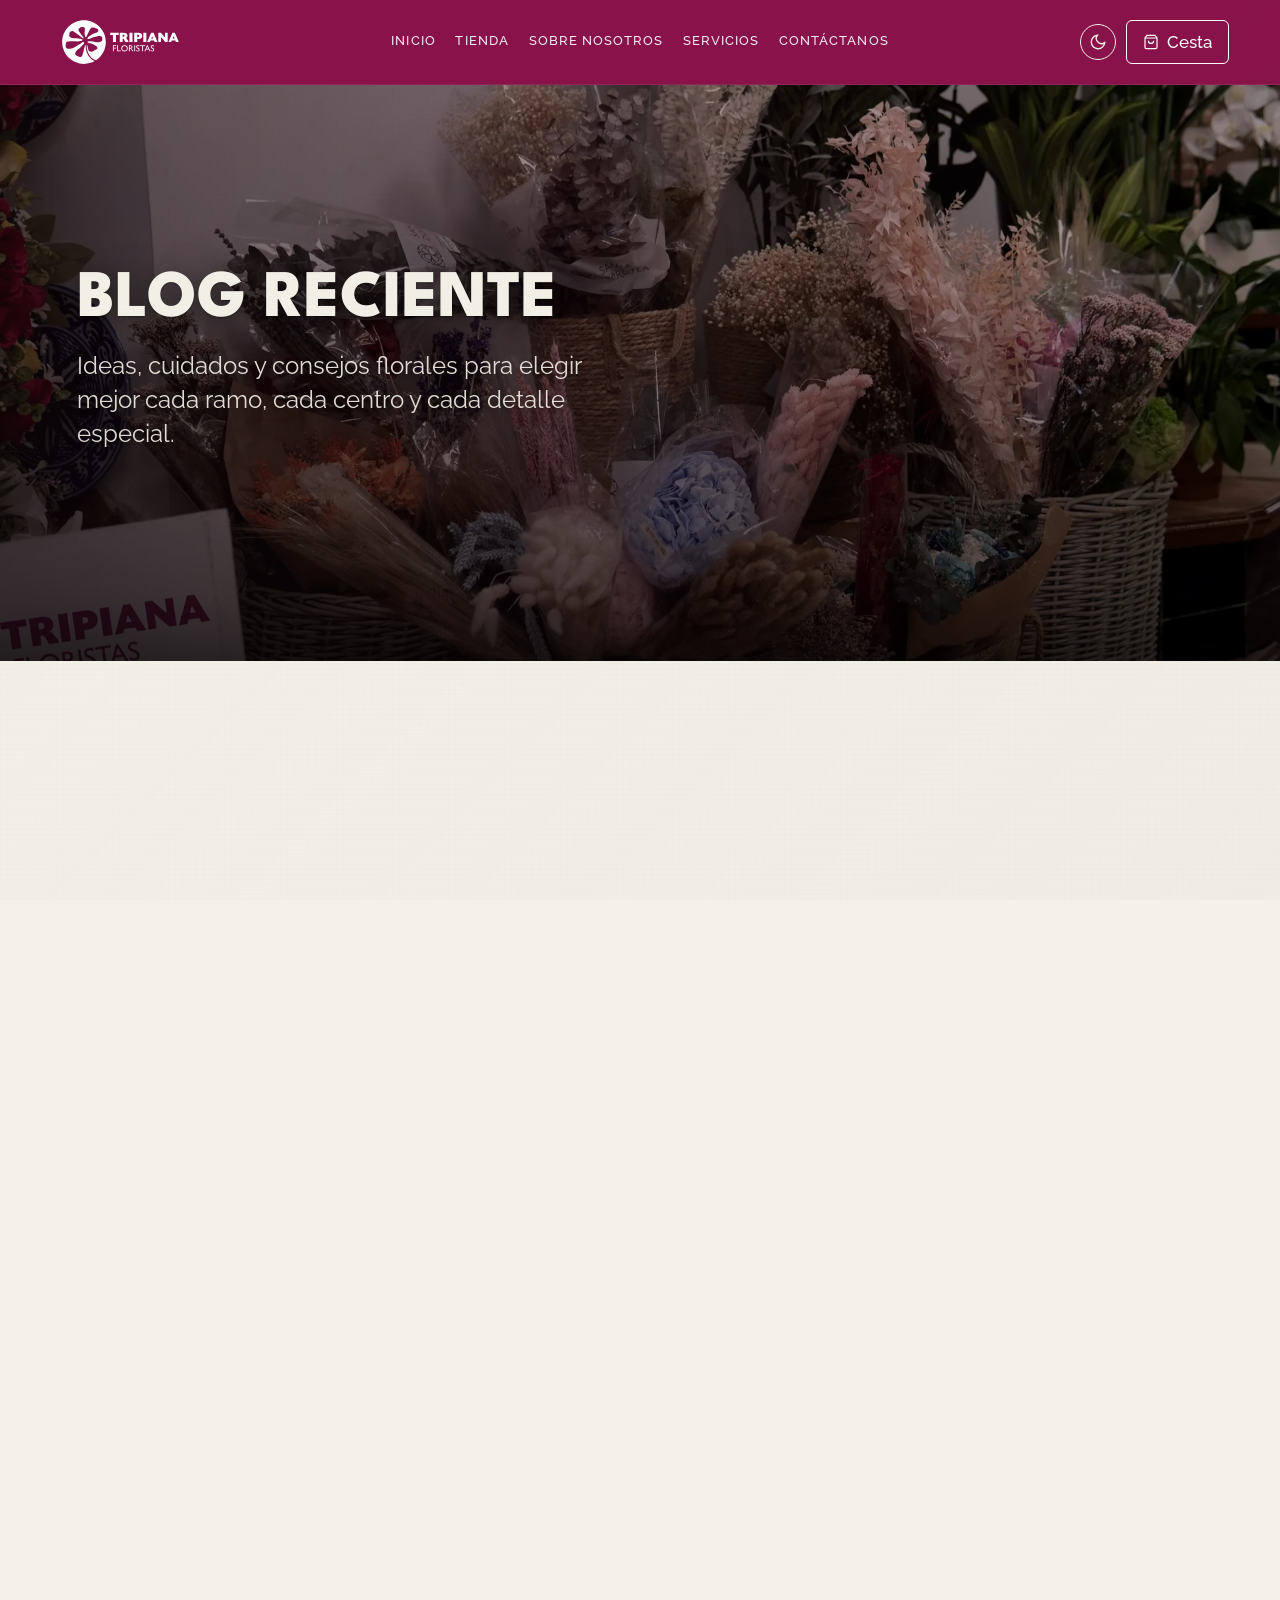
<file: blog.html>
<!doctype html>
<html lang="es">
  <head>
    <meta charset="UTF-8" />
    <meta name="viewport" content="width=device-width, initial-scale=1.0" />
    <title>Tripiana Floristas — Blog</title>
    <link rel="preconnect" href="https://fonts.googleapis.com" />
    <link rel="preconnect" href="https://fonts.gstatic.com" crossorigin />
    <link
      href="https://fonts.googleapis.com/css2?family=League+Spartan:wght@700;800&family=Raleway:ital,wght@0,300;0,400;0,500;0,600;0,700;1,300;1,400&family=Cormorant+Garamond:ital,wght@0,300;0,400;0,500;0,600;1,300;1,400;1,500;1,600&display=swap"
      rel="stylesheet"
    />
    <link rel="stylesheet" href="styles.css" />
    <script src="assets/effects.js" defer></script>
    <style>
      .blog-page-grid {
        display: grid;
        grid-template-columns: repeat(3, 1fr);
        gap: clamp(22px, 2.5vw, 32px) clamp(20px, 2.5vw, 30px);
        padding: clamp(40px, 6vw, 72px) 0 clamp(56px, 8vw, 96px);
      }
      .blog-page-card {
        display: flex;
        flex-direction: column;
        gap: 8px;
        cursor: pointer;
      }
      .blog-page-card:hover .img-ph {
        opacity: 0.88;
      }
      .blog-page-card .img-ph {
        width: 100%;
        aspect-ratio: 4 / 3 !important;
        min-height: 0 !important;
        padding: 0 !important;
        overflow: hidden;
        transition: opacity 0.2s;
      }
      .blog-page-card .img-ph img {
        display: block;
        width: 100%;
        height: 100%;
        padding: 0 !important;
        object-fit: cover !important;
        object-position: center;
      }
      .blog-page-card-title {
        font-weight: 500;
        font-size: var(--fs-base);
        color: var(--crimson);
      }
      .blog-page-card-meta {
        font-size: var(--fs-sm);
        color: var(--text-mid);
      }
      @media (max-width: 1100px) {
        .blog-page-grid {
          grid-template-columns: repeat(2, 1fr);
        }
      }
      @media (max-width: 520px) {
        .blog-page-grid {
          grid-template-columns: 1fr;
        }
      }
    </style>
  </head>
  <body>
    <!-- HEADER -->
    <header class="site-header hdr-crimson">
      <a href="index.html" class="logo">
        <img src="assets/logo-flower.svg" class="logo-icon" alt="" />
        <div class="logo-text">
          <span class="logo-name">TRIPIANA</span>
          <span class="logo-sub">FLORISTAS</span>
        </div>
      </a>
      <nav class="site-nav" id="siteNav">
        <a href="index.html">INICIO</a>
        <a href="tienda.html">TIENDA</a>
        <a href="sobre-nosotros.html">SOBRE NOSOTROS</a>
        <a href="servicios.html">SERVICIOS</a>
        <a href="contacto.html">CONTÁCTANOS</a>
      </nav>
      <div class="header-actions">
        <a href="cesta.html" class="cart-btn">
          <svg
            width="16"
            height="16"
            viewBox="0 0 24 24"
            fill="none"
            stroke="currentColor"
            stroke-width="1.8"
          >
            <path d="M6 2L3 6v14a2 2 0 002 2h14a2 2 0 002-2V6l-3-4z" />
            <line x1="3" y1="6" x2="21" y2="6" />
            <path d="M16 10a4 4 0 01-8 0" />
          </svg>
          Cesta
        </a>
        <button
          class="nav-toggle"
          id="navToggle"
          aria-label="Abrir menú"
          aria-expanded="false"
        >
          <svg
            viewBox="0 0 24 24"
            fill="none"
            stroke="currentColor"
            stroke-width="2"
          >
            <line x1="3" y1="7" x2="21" y2="7" />
            <line x1="3" y1="12" x2="21" y2="12" />
            <line x1="3" y1="17" x2="21" y2="17" />
          </svg>
        </button>
      </div>
    </header>

    <!-- HERO -->
    <section class="hero">
      <img class="hero-photo" src="fotos web/optimized/blog-reciente-hero.webp" alt="" fetchpriority="high" decoding="async">
      <div class="hero-content">
        <h1 class="hero-title">Blog reciente</h1>
        <p class="hero-body" style="max-width:500px">Ideas, cuidados y consejos florales para elegir mejor cada ramo, cada centro y cada detalle especial.</p>
      </div>
    </section>

    <!-- BLOG GRID — 9 posts -->
    <section class="section" style="padding-bottom: 0">
      <div class="container">
        <div class="blog-page-grid">
          <div class="blog-page-card">
            <div
              class="img-ph"
              style="width: 100%; aspect-ratio: 4/3; min-height: 160px"
            >
              <img
                class="img-real"
                src="fotos web/optimized/bonsai-mini.webp"
                alt="Foto blog"
              loading="lazy" decoding="async">
            </div>
            <p class="blog-page-card-title">
              Cómo elegir flores para una boda elegante
            </p>
            <p class="blog-page-card-meta">Por Tripiana Floristas · 2026</p>
          </div>
          <div class="blog-page-card">
            <div
              class="img-ph"
              style="width: 100%; aspect-ratio: 4/3; min-height: 160px"
            >
              <img
                class="img-real"
                src="fotos web/optimized/centro-blanco.webp"
                alt="Foto blog"
              loading="lazy" decoding="async">
            </div>
            <p class="blog-page-card-title">
              Ramos de temporada que siempre funcionan
            </p>
            <p class="blog-page-card-meta">Por Tripiana Floristas · 2026</p>
          </div>
          <div class="blog-page-card">
            <div
              class="img-ph"
              style="width: 100%; aspect-ratio: 4/3; min-height: 160px"
            >
              <img
                class="img-contain"
                src="fotos web/optimized/jero-planta.webp"
                alt="Foto blog"
              loading="lazy" decoding="async">
            </div>
            <p class="blog-page-card-title">
              Flores preservadas: cuidados sencillos
            </p>
            <p class="blog-page-card-meta">Por Tripiana Floristas · 2026</p>
          </div>
          <div class="blog-page-card">
            <div
              class="img-ph"
              style="width: 100%; aspect-ratio: 4/3; min-height: 160px"
            >
              <img
                class="img-contain"
                src="fotos web/optimized/paniculata-abierta.webp"
                alt="Foto blog"
              loading="lazy" decoding="async">
            </div>
            <p class="blog-page-card-title">
              Orquídeas blancas para espacios luminosos
            </p>
            <p class="blog-page-card-meta">Por Tripiana Floristas · 2026</p>
          </div>
          <div class="blog-page-card">
            <div
              class="img-ph"
              style="width: 100%; aspect-ratio: 4/3; min-height: 160px"
            >
              <img
                class="img-contain"
                src="fotos web/optimized/cesta-verde-grande.webp"
                alt="Foto blog"
              loading="lazy" decoding="async">
            </div>
            <p class="blog-page-card-title">
              Centros florales para una mesa cuidada
            </p>
            <p class="blog-page-card-meta">Por Tripiana Floristas · 2026</p>
          </div>
          <div class="blog-page-card">
            <div
              class="img-ph"
              style="width: 100%; aspect-ratio: 4/3; min-height: 160px"
            >
              <img
                class="img-contain"
                src="fotos web/optimized/ramo-sobremesa.webp"
                alt="Foto blog"
              loading="lazy" decoding="async">
            </div>
            <p class="blog-page-card-title">
              Color y equilibrio en ramos variados
            </p>
            <p class="blog-page-card-meta">Por Tripiana Floristas · 2026</p>
          </div>
          <div class="blog-page-card">
            <div
              class="img-ph"
              style="width: 100%; aspect-ratio: 4/3; min-height: 160px"
            >
              <img
                class="img-contain"
                src="fotos web/optimized/ramo-ilicitano.webp"
                alt="Foto blog"
              loading="lazy" decoding="async">
            </div>
            <p class="blog-page-card-title">
              Flores alegres para regalar sin fallar
            </p>
            <p class="blog-page-card-meta">Por Tripiana Floristas · 2026</p>
          </div>
          <div class="blog-page-card">
            <div
              class="img-ph"
              style="width: 100%; aspect-ratio: 4/3; min-height: 160px"
            >
              <img
                class="img-contain"
                src="fotos web/optimized/ramo-exito.webp"
                alt="Foto blog"
              loading="lazy" decoding="async">
            </div>
            <p class="blog-page-card-title">
              Detalles florales para acompañar un regalo
            </p>
            <p class="blog-page-card-meta">Por Tripiana Floristas · 2026</p>
          </div>
          <div class="blog-page-card">
            <div
              class="img-ph"
              style="width: 100%; aspect-ratio: 4/3; min-height: 160px"
            >
              <img
                class="img-contain"
                src="fotos web/optimized/ramo-elegancia.webp"
                alt="Foto blog"
              loading="lazy" decoding="async">
            </div>
            <p class="blog-page-card-title">
              Cajas preservadas para recuerdos duraderos
            </p>
            <p class="blog-page-card-meta">Por Tripiana Floristas · 2026</p>
          </div>
        </div>
      </div>
    </section>

    <!-- FOOTER -->
    <footer class="site-footer">
      <div class="footer-texture"></div>
      <div class="footer-nl">
        <div class="footer-nl-left">
          <p class="footer-nl-label">
            <svg
              width="18"
              height="18"
              viewBox="0 0 24 24"
              fill="none"
              stroke="currentColor"
              stroke-width="1.6"
            >
              <rect x="2" y="4" width="20" height="16" rx="2" />
              <path d="M2 7l10 7 10-7" />
            </svg>
            Suscríbete a nuestra Newsletter
          </p>
          <div class="footer-nl-form">
            <input
              class="footer-input"
              type="text"
              placeholder="Introducir nombre"
            />
            <input
              class="footer-input"
              type="email"
              placeholder="Introducir email"
            />
            <button class="footer-check-btn" aria-label="Enviar">
              <svg
                width="14"
                height="14"
                viewBox="0 0 24 24"
                fill="none"
                stroke="currentColor"
                stroke-width="2.5"
              >
                <polyline points="20 6 9 17 4 12" />
              </svg>
            </button>
          </div>
        </div>
        <div class="footer-schedule-inline">
          <strong>Horario</strong>Lun-Vie: 9:30 – 13:45 y 17:00 – 20:30<br />Sab: 9:30 –
          13:45
        </div>
        <div class="footer-bouquet">
          <div class="img-ph">
            <img
              class="img-contain"
              src="fotos web/optimized/fotos-web-11.webp"
              alt="Ramo"
              loading="lazy"
              decoding="async"
            />
          </div>
        </div>
      </div>
      <div class="footer-main">
        <div class="footer-brand">
          <div class="footer-logo">
            <img src="assets/logo-flower.svg" class="footer-logo-icon" alt="" />
            <div class="footer-logo-text logo-text">
              <span class="logo-name">TRIPIANA</span>
              <span class="logo-sub">FLORISTAS</span>
            </div>
          </div>
          <p class="footer-brand-desc">
            En Tripiana Floristas trabajamos la flor desde una mirada
            contemporánea, elegante y cuidadosamente refinada. Creamos
            experiencias visuales pensadas para quienes valoran la belleza en su
            forma más auténtica.
          </p>
          <div class="footer-social">
            <a class="footer-social-btn" aria-label="Facebook" href="http://www.facebook.com/TripianaFloristas/" target="_blank" rel="noopener">
              <svg
                width="16"
                height="16"
                viewBox="0 0 24 24"
                fill="currentColor"
              >
                <path
                  d="M18 2h-3a5 5 0 00-5 5v3H7v4h3v8h4v-8h3l1-4h-4V7a1 1 0 011-1h3z"
                />
              </svg>
            </a>
            <a class="footer-social-btn" aria-label="Instagram" href="https://www.instagram.com/tripianafloristas/" target="_blank" rel="noopener">
              <svg
                width="16"
                height="16"
                viewBox="0 0 24 24"
                fill="none"
                stroke="currentColor"
                stroke-width="1.8"
              >
                <rect x="2" y="2" width="20" height="20" rx="5" />
                <circle cx="12" cy="12" r="4" />
                <circle
                  cx="17.5"
                  cy="6.5"
                  r="1"
                  fill="currentColor"
                  stroke="none"
                />
              </svg>
            </a>
            <a class="footer-social-btn" aria-label="WhatsApp" href="https://web.whatsapp.com/send?phone=607921180&text=Hola!%20Necesito%20saber..." target="_blank" rel="noopener">
              <svg
                width="16"
                height="16"
                viewBox="0 0 24 24"
                fill="currentColor"
              >
                <path
                  d="M17.472 14.382c-.297-.149-1.758-.867-2.03-.967-.273-.099-.471-.148-.67.15-.197.297-.767.966-.94 1.164-.173.199-.347.223-.644.075-.297-.15-1.255-.463-2.39-1.475-.883-.788-1.48-1.761-1.653-2.059-.173-.297-.018-.458.13-.606.134-.133.298-.347.446-.52.149-.174.198-.298.298-.497.099-.198.05-.371-.025-.52-.075-.149-.669-1.612-.916-2.207-.242-.579-.487-.5-.669-.51-.173-.008-.371-.01-.57-.01-.198 0-.52.074-.792.372-.272.297-1.04 1.016-1.04 2.479 0 1.462 1.065 2.875 1.213 3.074.149.198 2.096 3.2 5.077 4.487.709.306 1.262.489 1.694.625.712.227 1.36.195 1.871.118.571-.085 1.758-.719 2.006-1.413.248-.694.248-1.289.173-1.413-.074-.124-.272-.198-.57-.347zM11.99 2C6.469 2 2 6.47 2 11.99c0 2.108.62 4.072 1.693 5.717L2 22l4.418-1.666C8.006 21.375 9.96 22 11.99 22 17.51 22 22 17.53 22 12.01 22 6.47 17.51 2 11.99 2z"
                />
              </svg>
            </a>
          </div>
        </div>
        <div class="footer-links-grid">
          <div class="footer-link-col">
            <a href="sobre-nosotros.html">Sobre Nosotros</a>
            <a href="servicios.html">Servicios</a>
            <a href="blog.html">Blog</a>
            <a href="contacto.html">Contáctanos</a>
          </div>
          <div class="footer-link-col">
            <a href="#">Soporte</a>
            <a href="#">Conocimientos</a>
            <a href="#">Chat Online</a>
          </div>
          <div class="footer-link-col">
            <a href="#">Trabajos</a>
            <a href="sobre-nosotros.html">Nuestro Equipo</a>
            <a href="#">Dirección</a>
            <a href="politica.html">Política de Privacidad</a>
          </div>
        </div>
      </div>
      <div class="footer-bottom">
        <div style="display: flex; gap: 12px; flex-wrap: wrap">
          <span>Copyright©2026</span>
          <span>Derechos reservados — diseñado y desarrollado por Tripiana SL</span>
        </div>
        <div class="footer-bottom-right">
          <a href="#">Términos y Condiciones</a>
          <a href="politica.html">Política de Privacidad</a>
        </div>
      </div>
    </footer>

    <script>
      (function () {
        var t = document.getElementById("navToggle"),
          n = document.getElementById("siteNav");
        if (!t || !n) return;
        t.addEventListener("click", function () {
          var o = n.classList.toggle("open");
          t.setAttribute("aria-expanded", o ? "true" : "false");
        });
      })();
    </script>
  </body>
</html>
</file>
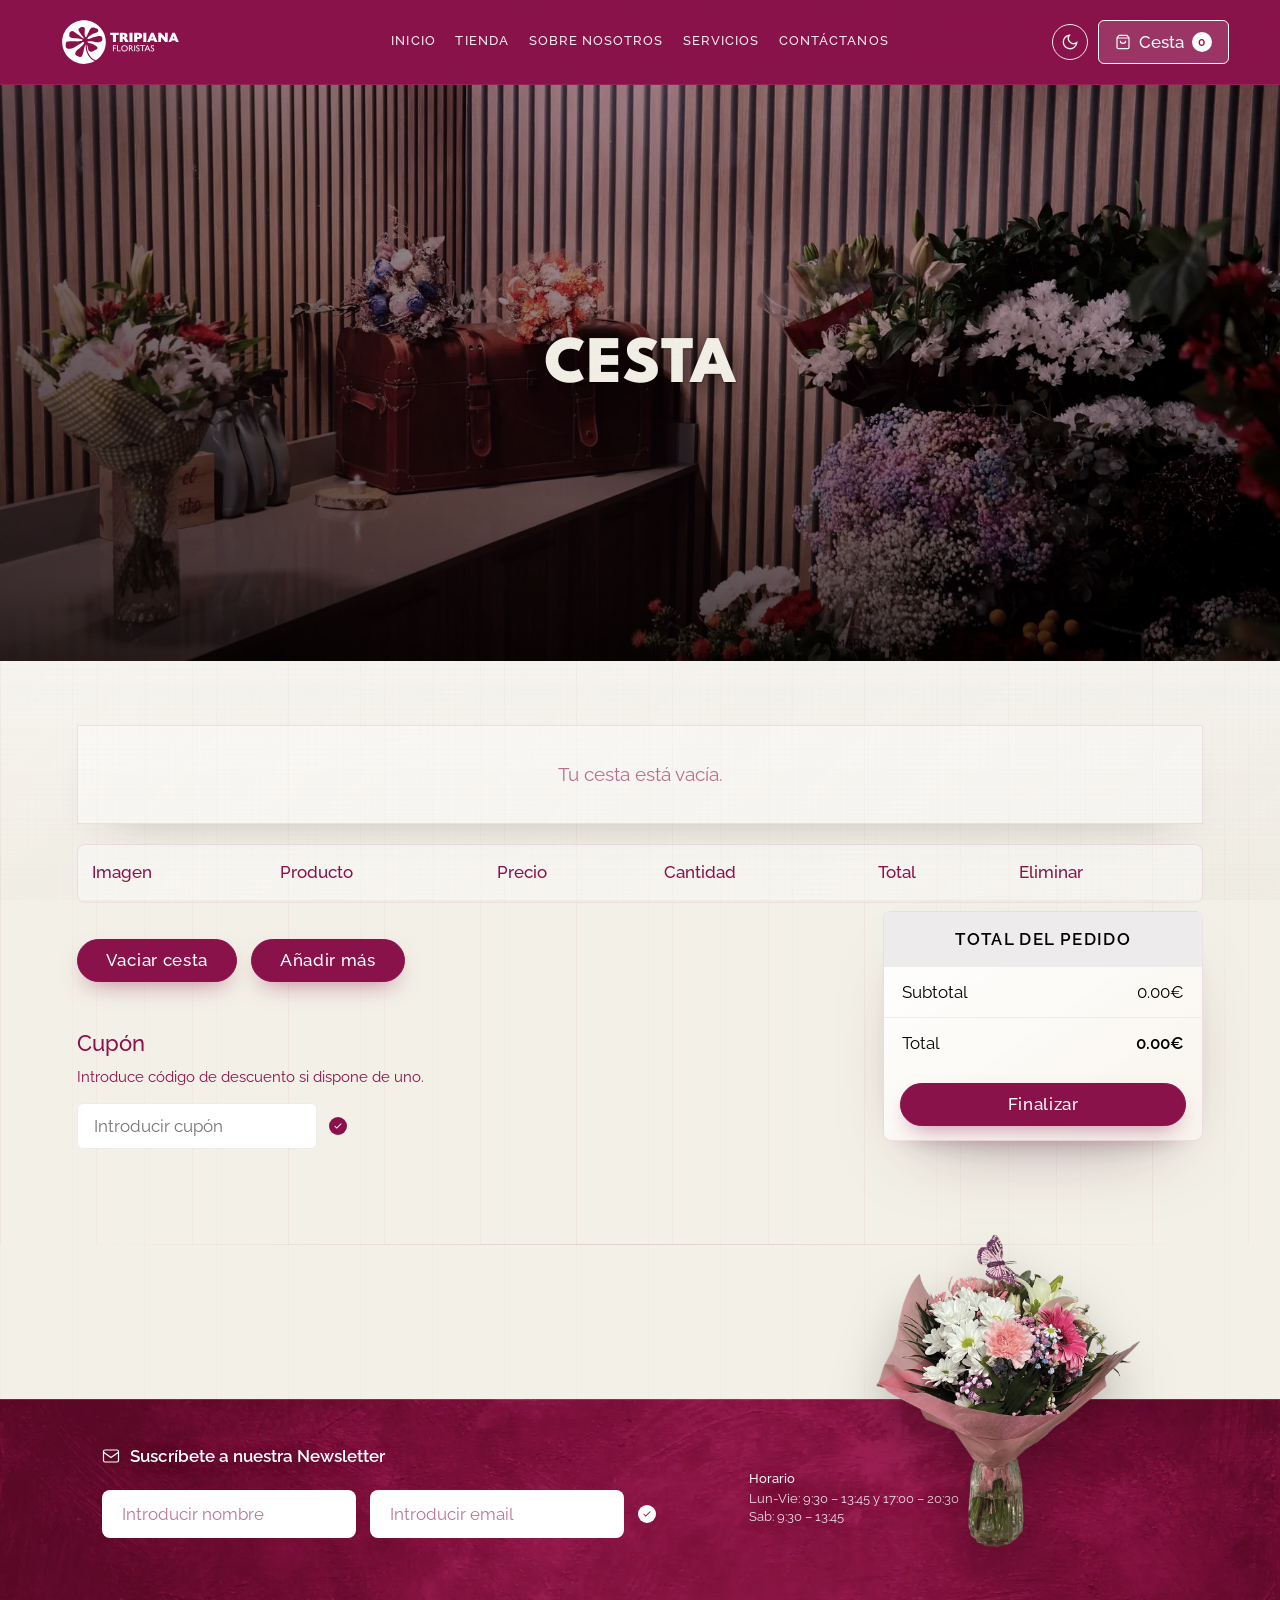
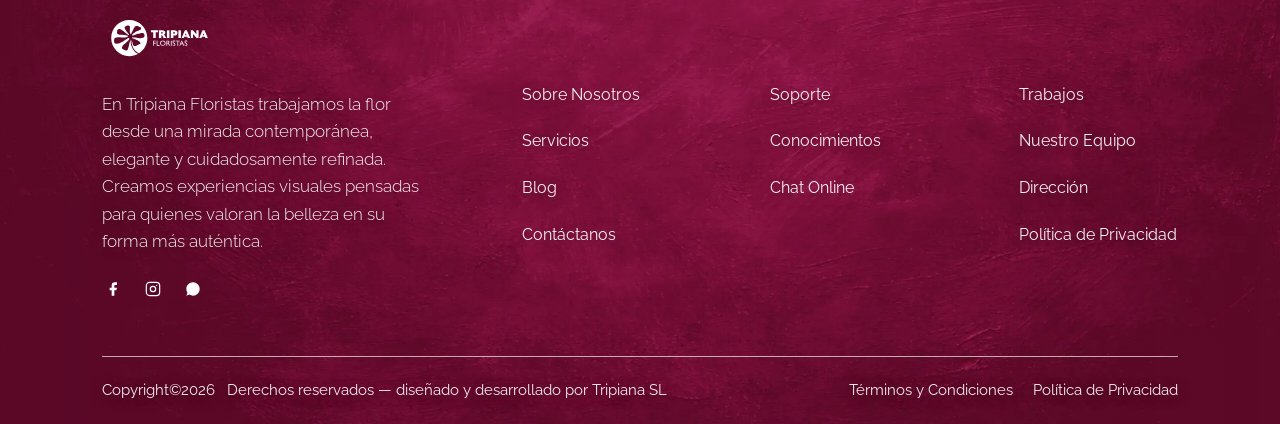
<file: cesta.html>
<!DOCTYPE html>
<html lang="es">
<head>
<meta charset="UTF-8">
<meta name="viewport" content="width=device-width, initial-scale=1.0">
<title>Tripiana Floristas — Cesta</title>
<link rel="preconnect" href="https://fonts.googleapis.com">
<link rel="preconnect" href="https://fonts.gstatic.com" crossorigin>
<link href="https://fonts.googleapis.com/css2?family=League+Spartan:wght@700;800&family=Raleway:ital,wght@0,300;0,400;0,500;0,600;0,700;1,300;1,400&family=Cormorant+Garamond:ital,wght@0,300;0,400;0,500;0,600;1,300;1,400;1,500;1,600&display=swap" rel="stylesheet">
<link rel="stylesheet" href="styles.css">
<script src="assets/effects.js" defer></script>
<style>
  .cart-hero{min-height:clamp(280px,40vh,420px)}
  .cart-section{padding:clamp(40px,5vw,64px) 0 clamp(56px,8vw,96px)}
</style>
</head>
<body>

<!-- HEADER -->
<header class="site-header hdr-crimson">
  <a href="index.html" class="logo">
    <img src="assets/logo-flower.svg" class="logo-icon" alt="">
    <div class="logo-text">
      <span class="logo-name">TRIPIANA</span>
      <span class="logo-sub">FLORISTAS</span>
    </div>
  </a>
  <nav class="site-nav" id="siteNav">
    <a href="index.html">INICIO</a>
    <a href="tienda.html">TIENDA</a>
    <a href="sobre-nosotros.html">SOBRE NOSOTROS</a>
    <a href="servicios.html">SERVICIOS</a>
    <a href="contacto.html">CONTÁCTANOS</a>
  </nav>
  <div class="header-actions">
    <a href="cesta.html" class="cart-btn" style="background:rgba(255,255,255,.15)">
      <svg width="16" height="16" viewBox="0 0 24 24" fill="none" stroke="currentColor" stroke-width="1.8"><path d="M6 2L3 6v14a2 2 0 002 2h14a2 2 0 002-2V6l-3-4z"/><line x1="3" y1="6" x2="21" y2="6"/><path d="M16 10a4 4 0 01-8 0"/></svg>
      Cesta
      <span class="cart-count" id="cartCount">0</span>
    </a>
    <button class="nav-toggle" id="navToggle" aria-label="Abrir menú" aria-expanded="false">
      <svg viewBox="0 0 24 24" fill="none" stroke="currentColor" stroke-width="2"><line x1="3" y1="7" x2="21" y2="7"/><line x1="3" y1="12" x2="21" y2="12"/><line x1="3" y1="17" x2="21" y2="17"/></svg>
    </button>
  </div>
</header>

<!-- HERO -->
<section class="hero cart-hero">
  <img class="hero-photo" src="fotos web/optimized/cesta-hero-tienda.webp" alt="" fetchpriority="high" decoding="async">
  <div class="hero-content">
    <h1 class="hero-title">Cesta</h1>
  </div>
</section>

<!-- CART CONTENT -->
<section class="cart-section">
  <div class="container">
    <div class="cart-empty" id="cartEmpty" style="display:none">Tu cesta está vacía.</div>
    <div class="cart-table-wrap">
    <table class="cart-table">
      <thead>
        <tr>
          <th>Imagen</th>
          <th>Producto</th>
          <th>Precio</th>
          <th>Cantidad</th>
          <th>Total</th>
          <th>Eliminar</th>
        </tr>
      </thead>
      <tbody id="cartBody">
        <tr>
          <td>
            <div class="img-ph" style="width:100px;height:100px;min-height:unset"><img class="img-contain" src="fotos web/optimized/fotos-web-13.webp" alt="Ramo Pastel" loading="lazy" decoding="async"></div>
          </td>
          <td><span class="cart-product-name">Ramo Pastel</span></td>
          <td><span class="cart-price">45.00€</span></td>
          <td>
            <div class="cart-qty">
              <button class="cart-qty-btn" onclick="this.nextElementSibling.value=Math.max(0,+this.nextElementSibling.value-1)">−</button>
              <input class="cart-qty-input" type="number" value="0" min="0" max="9">
              <button class="cart-qty-btn" onclick="this.previousElementSibling.value=Math.min(9,+this.previousElementSibling.value+1)">+</button>
            </div>
          </td>
          <td><span class="cart-price">45.00€</span></td>
          <td>
            <button class="cart-remove-btn" onclick="this.closest('tr').remove()">✕</button>
          </td>
        </tr>
        <tr>
          <td>
            <div class="img-ph" style="width:100px;height:100px;min-height:unset"><img class="img-contain" src="fotos web/optimized/fotos-web-05.webp" alt="Ramo Preservado" loading="lazy" decoding="async"></div>
          </td>
          <td><span class="cart-product-name">Ramo Preservado</span></td>
          <td><span class="cart-price">60.00€</span></td>
          <td>
            <div class="cart-qty">
              <button class="cart-qty-btn" onclick="this.nextElementSibling.value=Math.max(0,+this.nextElementSibling.value-1)">−</button>
              <input class="cart-qty-input" type="number" value="0" min="0" max="9">
              <button class="cart-qty-btn" onclick="this.previousElementSibling.value=Math.min(9,+this.previousElementSibling.value+1)">+</button>
            </div>
          </td>
          <td><span class="cart-price">60.00€</span></td>
          <td>
            <button class="cart-remove-btn" onclick="this.closest('tr').remove()">✕</button>
          </td>
        </tr>
      </tbody>
    </table>
    </div>

    <!-- Actions + Total -->
    <div style="display:flex;justify-content:space-between;align-items:flex-start;flex-wrap:wrap;gap:32px;margin-top:8px">
      <div>
        <div class="cart-actions">
          <button class="btn btn-primary" id="clearCartBtn">Vaciar cesta</button>
          <button class="btn btn-primary" onclick="window.location='tienda.html'">Añadir más</button>
        </div>

        <!-- Coupon -->
        <div class="coupon-section">
          <h3 class="coupon-title">Cupón</h3>
          <p class="coupon-subtitle">Introduce código de descuento si dispone de uno.</p>
          <div class="coupon-form">
            <input class="coupon-input" id="couponInput" type="text" placeholder="Introducir cupón">
            <button class="footer-check-btn" id="couponBtn" style="background:var(--crimson)" aria-label="Aplicar">
              <svg width="14" height="14" viewBox="0 0 24 24" fill="none" stroke="white" stroke-width="2.5"><polyline points="20 6 9 17 4 12"/></svg>
            </button>
          </div>
        </div>
      </div>

      <!-- Order total -->
      <div class="order-total">
        <div class="order-total-header">Total del pedido</div>
        <div class="order-total-row">
          <span>Subtotal</span>
          <span id="cartSubtotal">105.00€</span>
        </div>
        <div class="order-total-row">
          <span>Total</span>
          <span id="cartTotal" style="font-weight:600">105.00€</span>
        </div>
        <div style="padding:14px 16px">
          <button class="btn btn-primary" id="finishBtn" style="width:100%;justify-content:center">Finalizar</button>
        </div>
      </div>
    </div>
  </div>
</section>

<div class="modal-backdrop" id="successModal">
  <div class="success-modal">
    <button class="modal-close" id="modalCloseBtn" type="button" aria-label="Cerrar">×</button>
    <h2>Comprado con éxito</h2>
    <p>Gracias por confiar en Tripiana Floristas.</p>
    <button class="btn btn-primary" id="modalOkBtn" type="button">Aceptar</button>
  </div>
</div>

<!-- FOOTER -->
<footer class="site-footer">
  <div class="footer-texture"></div>
  <div class="footer-nl">
    <div class="footer-nl-left">
      <p class="footer-nl-label">
        <svg width="18" height="18" viewBox="0 0 24 24" fill="none" stroke="currentColor" stroke-width="1.6"><rect x="2" y="4" width="20" height="16" rx="2"/><path d="M2 7l10 7 10-7"/></svg>
        Suscríbete a nuestra Newsletter
      </p>
      <div class="footer-nl-form">
        <input class="footer-input" type="text" placeholder="Introducir nombre">
        <input class="footer-input" type="email" placeholder="Introducir email">
        <button class="footer-check-btn" aria-label="Enviar">
          <svg width="14" height="14" viewBox="0 0 24 24" fill="none" stroke="currentColor" stroke-width="2.5"><polyline points="20 6 9 17 4 12"/></svg>
        </button>
      </div>
    </div>
    <div class="footer-schedule-inline"><strong>Horario</strong>Lun-Vie: 9:30 – 13:45 y 17:00 – 20:30<br>Sab: 9:30 – 13:45</div>
    <div class="footer-bouquet">
      <div class="img-ph"><img class="img-contain" src="fotos web/optimized/fotos-web-11.webp" alt="Ramo" loading="lazy" decoding="async"></div>
    </div>
  </div>
  <div class="footer-main">
    <div class="footer-brand">
      <div class="footer-logo">
        <img src="assets/logo-flower.svg" class="footer-logo-icon" alt="">
        <div class="footer-logo-text logo-text">
          <span class="logo-name">TRIPIANA</span>
          <span class="logo-sub">FLORISTAS</span>
        </div>
      </div>
      <p class="footer-brand-desc">En Tripiana Floristas trabajamos la flor desde una mirada contemporánea, elegante y cuidadosamente refinada. Creamos experiencias visuales pensadas para quienes valoran la belleza en su forma más auténtica.</p>
      <div class="footer-social">
        <a class="footer-social-btn" aria-label="Facebook" href="http://www.facebook.com/TripianaFloristas/" target="_blank" rel="noopener"><svg width="16" height="16" viewBox="0 0 24 24" fill="currentColor"><path d="M18 2h-3a5 5 0 00-5 5v3H7v4h3v8h4v-8h3l1-4h-4V7a1 1 0 011-1h3z"/></svg></a>
        <a class="footer-social-btn" aria-label="Instagram" href="https://www.instagram.com/tripianafloristas/" target="_blank" rel="noopener"><svg width="16" height="16" viewBox="0 0 24 24" fill="none" stroke="currentColor" stroke-width="1.8"><rect x="2" y="2" width="20" height="20" rx="5"/><circle cx="12" cy="12" r="4"/><circle cx="17.5" cy="6.5" r="1" fill="currentColor" stroke="none"/></svg></a>
        <a class="footer-social-btn" aria-label="WhatsApp" href="https://web.whatsapp.com/send?phone=607921180&text=Hola!%20Necesito%20saber..." target="_blank" rel="noopener"><svg width="16" height="16" viewBox="0 0 24 24" fill="currentColor"><path d="M17.472 14.382c-.297-.149-1.758-.867-2.03-.967-.273-.099-.471-.148-.67.15-.197.297-.767.966-.94 1.164-.173.199-.347.223-.644.075-.297-.15-1.255-.463-2.39-1.475-.883-.788-1.48-1.761-1.653-2.059-.173-.297-.018-.458.13-.606.134-.133.298-.347.446-.52.149-.174.198-.298.298-.497.099-.198.05-.371-.025-.52-.075-.149-.669-1.612-.916-2.207-.242-.579-.487-.5-.669-.51-.173-.008-.371-.01-.57-.01-.198 0-.52.074-.792.372-.272.297-1.04 1.016-1.04 2.479 0 1.462 1.065 2.875 1.213 3.074.149.198 2.096 3.2 5.077 4.487.709.306 1.262.489 1.694.625.712.227 1.36.195 1.871.118.571-.085 1.758-.719 2.006-1.413.248-.694.248-1.289.173-1.413-.074-.124-.272-.198-.57-.347zM11.99 2C6.469 2 2 6.47 2 11.99c0 2.108.62 4.072 1.693 5.717L2 22l4.418-1.666C8.006 21.375 9.96 22 11.99 22 17.51 22 22 17.53 22 12.01 22 6.47 17.51 2 11.99 2z"/></svg></a>
      </div>
    </div>
    <div class="footer-links-grid">
      <div class="footer-link-col">
        <a href="sobre-nosotros.html">Sobre Nosotros</a>
        <a href="servicios.html">Servicios</a>
        <a href="blog.html">Blog</a>
        <a href="contacto.html">Contáctanos</a>
      </div>
      <div class="footer-link-col">
        <a href="#">Soporte</a>
        <a href="#">Conocimientos</a>
        <a href="#">Chat Online</a>
      </div>
      <div class="footer-link-col">
        <a href="#">Trabajos</a>
        <a href="sobre-nosotros.html">Nuestro Equipo</a>
        <a href="#">Dirección</a>
        <a href="politica.html">Política de Privacidad</a>
      </div>
    </div>
  </div>
  <div class="footer-bottom">
    <div style="display:flex;gap:12px;flex-wrap:wrap">
      <span>Copyright©2026</span>
      <span>Derechos reservados — diseñado y desarrollado por Tripiana SL</span>
    </div>
    <div class="footer-bottom-right">
      <a href="#">Términos y Condiciones</a>
      <a href="politica.html">Política de Privacidad</a>
    </div>
  </div>
</footer>

<script>
  (function(){
    var t=document.getElementById('navToggle'),n=document.getElementById('siteNav');
    if(!t||!n)return;
    t.addEventListener('click',function(){
      var o=n.classList.toggle('open');
      t.setAttribute('aria-expanded',o?'true':'false');
    });
  })();

  (function(){
    var MAX_CART_ITEMS=9;
    var body=document.getElementById('cartBody');
    var empty=document.getElementById('cartEmpty');
    var subtotal=document.getElementById('cartSubtotal');
    var total=document.getElementById('cartTotal');
    var count=document.getElementById('cartCount');
    var clearCartBtn=document.getElementById('clearCartBtn');
    var finishBtn=document.getElementById('finishBtn');
    var successModal=document.getElementById('successModal');
    var modalCloseBtn=document.getElementById('modalCloseBtn');
    var modalOkBtn=document.getElementById('modalOkBtn');
    var couponInput=document.getElementById('couponInput');
    var couponBtn=document.getElementById('couponBtn');

    function getCart(){
      return normalizeCart(JSON.parse(localStorage.getItem('tripianaCesta') || '[]'));
    }

    function saveCart(cart){
      localStorage.setItem('tripianaCesta',JSON.stringify(normalizeCart(cart)));
      renderCart();
    }

    function normalizeCart(cart){
      var remaining=MAX_CART_ITEMS;
      return cart.map(function(item){
        var qty=Math.max(1,parseInt(item.qty,10) || 1);
        qty=Math.min(qty,remaining);
        remaining=remaining-qty;
        item.qty=qty;
        return item;
      }).filter(function(item){
        return item.qty>0;
      });
    }

    function cartTotal(cart){
      return cart.reduce(function(total,item){
        return total+item.qty;
      },0);
    }

    function money(number){
      return number.toFixed(2)+'€';
    }

    function updateCount(cart){
      var items=0;
      cart.forEach(function(item){ items=items+item.qty; });
      if(count) count.textContent=items;
    }

    function optimizedImg(src){
      var map={
        'fotos web/ramo pastel.png':'fotos web/optimized/fotos-web-13.webp',
        'fotos web/RAMO PRESERVADO.png':'fotos web/optimized/fotos-web-05.webp',
        'fotos web/ramo girasoles.png':'fotos web/optimized/fotos-web-10.webp',
        'fotos web/Ramo variado.png':'fotos web/optimized/fotos-web-12.webp',
        'fotos web/ramo blanco.png':'fotos web/optimized/fotos-web-07.webp',
        'fotos web/flor publi.png':'fotos web/optimized/fotos-web-09.webp',
        'fotos web/ramo + jarrón.png':'fotos web/optimized/fotos-web-11.webp',
        'fotos web/bouquet rainbow.png':'fotos web/optimized/fotos-web-06.webp',
        'fotos web/orquídea blanca.png':'fotos web/optimized/fotos-web-08.webp',
        'fotos web/Ramo_variado.png':'fotos web/optimized/fotos-web-14.webp',
        'fotos web/regalo + ramo.png':'fotos web/optimized/fotos-web-15.webp',
        'fotos web/caja floral preservada.png':'fotos web/optimized/cesta-verde-grande.webp',
        'fotos web/opt/ramo-pastel-card.png':'fotos web/optimized/fotos-web-13.webp',
        'fotos web/opt/ramo-preservado-card.png':'fotos web/optimized/fotos-web-05.webp',
        'fotos web/opt/ramo-girasoles-card.png':'fotos web/optimized/fotos-web-10.webp',
        'fotos web/opt/ramo-variado-card.png':'fotos web/optimized/fotos-web-12.webp',
        'fotos web/opt/ramo-blanco-card.png':'fotos web/optimized/fotos-web-07.webp',
        'fotos web/opt/flor-publi-card.png':'fotos web/optimized/fotos-web-09.webp',
        'fotos web/opt/ramo-jarron-card.png':'fotos web/optimized/fotos-web-11.webp',
        'fotos web/opt/bouquet-rainbow-card.png':'fotos web/optimized/fotos-web-06.webp',
        'fotos web/opt/orquidea-blanca-card.png':'fotos web/optimized/fotos-web-08.webp',
        'fotos web/opt/ramo-rosado-card.png':'fotos web/optimized/fotos-web-14.webp',
        'fotos web/opt/regalo-ramo-card.png':'fotos web/optimized/fotos-web-15.webp',
        'fotos web/opt/caja-floral-card.png':'fotos web/optimized/cesta-verde-grande.webp'
      };
      return map[src] || src;
    }

    function renderCart(){
      var cart=getCart();
      var sum=0;
      body.innerHTML='';

      if(cart.length===0){
        empty.style.display='block';
        subtotal.textContent='0.00€';
        total.textContent='0.00€';
        updateCount(cart);
        return;
      }

      empty.style.display='none';

      cart.forEach(function(item,index){
        var lineTotal=item.price*item.qty;
        sum=sum+lineTotal;
        body.innerHTML=body.innerHTML+
          '<tr>'+
            '<td><div class="img-ph" style="width:100px;height:100px;min-height:unset"><img class="img-contain" src="'+optimizedImg(item.img)+'" alt="'+item.name+'" loading="lazy" decoding="async"></div></td>'+
            '<td><span class="cart-product-name">'+item.name+'</span></td>'+
            '<td><span class="cart-price">'+money(item.price)+'</span></td>'+
            '<td>'+
              '<div class="cart-qty">'+
                '<button class="cart-qty-btn" data-action="less" data-index="'+index+'">−</button>'+
                '<input class="cart-qty-input" data-index="'+index+'" type="number" value="'+item.qty+'" min="1" max="'+MAX_CART_ITEMS+'">'+
                '<button class="cart-qty-btn" data-action="more" data-index="'+index+'">+</button>'+
              '</div>'+
            '</td>'+
            '<td><span class="cart-price">'+money(lineTotal)+'</span></td>'+
            '<td><button class="cart-remove-btn" data-action="remove" data-index="'+index+'">×</button></td>'+
          '</tr>';
      });

      subtotal.textContent=money(sum);
      total.textContent=money(sum);
      updateCount(cart);
    }

    body.addEventListener('click',function(event){
      var button=event.target.closest('button');
      if(!button) return;

      var cart=getCart();
      var index=parseInt(button.getAttribute('data-index'),10);
      var action=button.getAttribute('data-action');

      if(action==='less' && cart[index]){
        cart[index].qty=Math.max(1,cart[index].qty-1);
      }

      if(action==='more' && cart[index] && cartTotal(cart)<MAX_CART_ITEMS){
        cart[index].qty=cart[index].qty+1;
      }

      if(action==='remove' && cart[index]){
        cart.splice(index,1);
      }

      saveCart(cart);
    });

    body.addEventListener('change',function(event){
      if(!event.target.classList.contains('cart-qty-input')) return;
      var cart=getCart();
      var index=parseInt(event.target.getAttribute('data-index'),10);
      var qty=parseInt(event.target.value,10);
      if(cart[index]){
        var otherItems=cartTotal(cart)-cart[index].qty;
        var maxForItem=Math.max(1,MAX_CART_ITEMS-otherItems);
        cart[index].qty=Math.min(maxForItem,Math.max(1,qty || 1));
        saveCart(cart);
      }
    });

    clearCartBtn.addEventListener('click',function(){
      saveCart([]);
    });

    finishBtn.addEventListener('click',function(){
      successModal.classList.add('open');
    });

    modalCloseBtn.addEventListener('click',function(){
      successModal.classList.remove('open');
    });

    modalOkBtn.addEventListener('click',function(){
      successModal.classList.remove('open');
    });

    successModal.addEventListener('click',function(event){
      if(event.target===successModal){
        successModal.classList.remove('open');
      }
    });

    couponBtn.addEventListener('click',function(){
      if(couponInput.value.trim()==='67'){
        window.location.href='https://www.youtube.com/shorts/YWDltHprssU';
      }else{
        couponInput.value='';
        couponInput.placeholder='Cupón no válido';
      }
    });

    renderCart();
  })();
</script>
</body>
</html>
</file>
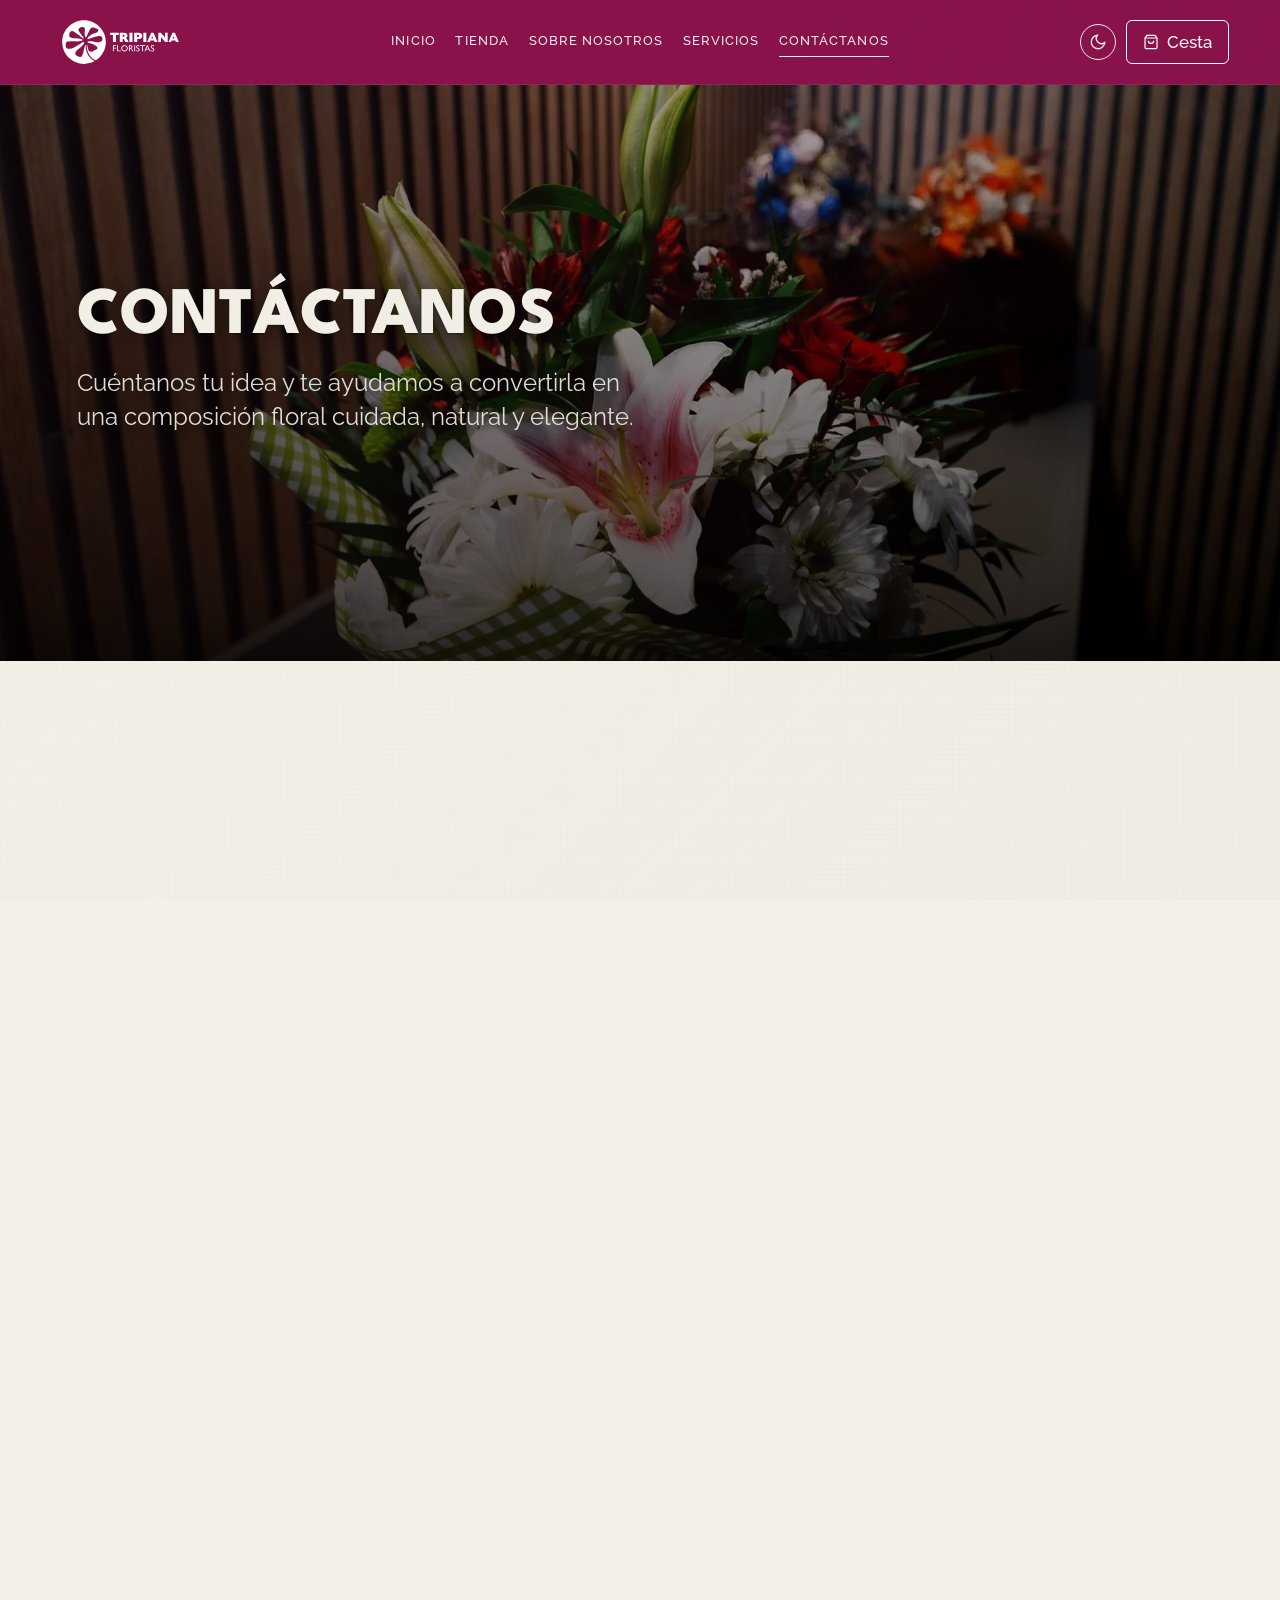
<file: contacto.html>
<!DOCTYPE html>
<html lang="es">
<head>
<meta charset="UTF-8">
<meta name="viewport" content="width=device-width, initial-scale=1.0">
<title>Tripiana Floristas — Contáctanos</title>
<link rel="preconnect" href="https://fonts.googleapis.com">
<link rel="preconnect" href="https://fonts.gstatic.com" crossorigin>
<link href="https://fonts.googleapis.com/css2?family=League+Spartan:wght@700;800&family=Raleway:ital,wght@0,300;0,400;0,500;0,600;0,700;1,300;1,400&family=Cormorant+Garamond:ital,wght@0,300;0,400;0,500;0,600;1,300;1,400;1,500;1,600&display=swap" rel="stylesheet">
<link rel="stylesheet" href="styles.css">
<script src="assets/effects.js" defer></script>
</head>
<body>

<!-- HEADER -->
<header class="site-header hdr-crimson">
  <a href="index.html" class="logo">
    <img src="assets/logo-flower.svg" class="logo-icon" alt="">
    <div class="logo-text">
      <span class="logo-name">TRIPIANA</span>
      <span class="logo-sub">FLORISTAS</span>
    </div>
  </a>
  <nav class="site-nav" id="siteNav">
    <a href="index.html">INICIO</a>
    <a href="tienda.html">TIENDA</a>
    <a href="sobre-nosotros.html">SOBRE NOSOTROS</a>
    <a href="servicios.html">SERVICIOS</a>
    <a href="contacto.html" class="active">CONTÁCTANOS</a>
  </nav>
  <div class="header-actions">
    <a href="cesta.html" class="cart-btn">
      <svg width="16" height="16" viewBox="0 0 24 24" fill="none" stroke="currentColor" stroke-width="1.8"><path d="M6 2L3 6v14a2 2 0 002 2h14a2 2 0 002-2V6l-3-4z"/><line x1="3" y1="6" x2="21" y2="6"/><path d="M16 10a4 4 0 01-8 0"/></svg>
      Cesta
    </a>
    <button class="nav-toggle" id="navToggle" aria-label="Abrir menú" aria-expanded="false">
      <svg viewBox="0 0 24 24" fill="none" stroke="currentColor" stroke-width="2"><line x1="3" y1="7" x2="21" y2="7"/><line x1="3" y1="12" x2="21" y2="12"/><line x1="3" y1="17" x2="21" y2="17"/></svg>
    </button>
  </div>
</header>

<!-- HERO -->
<section class="hero">
  <img class="hero-photo" src="fotos web/optimized/contacto-hero-ramo-mesa.webp" alt="" fetchpriority="high" decoding="async">
  <div class="hero-content">
    <h1 class="hero-title">Contáctanos</h1>
    <p class="hero-body" style="max-width:500px">Cuéntanos tu idea y te ayudamos a convertirla en una composición floral cuidada, natural y elegante.</p>
  </div>
</section>

<!-- CONTACT INFO + FORM -->
<section class="section contact-page-section">
  <div class="container">
    <div class="contact-layout">
      <div class="contact-panel">
        <p class="contact-eyebrow">Floristería en Elche</p>
        <h2 class="contact-title">Cuéntanos qué necesitas y lo preparamos contigo</h2>
        <p class="contact-lead">Encargos, bodas, eventos y entregas a domicilio.<br>Atención directa desde la floristería.</p>

        <div class="contact-info-list">
          <div class="contact-info-item">
            <div class="contact-icon-circle">
              <svg width="18" height="18" viewBox="0 0 24 24" fill="none" stroke="currentColor" stroke-width="1.8"><path d="M21 10c0 7-9 13-9 13s-9-6-9-13a9 9 0 0118 0z"/><circle cx="12" cy="10" r="3"/></svg>
            </div>
            <div class="contact-info-text">
              <span>Visítanos</span>
              Plaza del Salvador, 3<br>03203, Elche, ALC
            </div>
          </div>
          <div class="contact-info-item">
            <div class="contact-icon-circle">
              <svg width="18" height="18" viewBox="0 0 24 24" fill="none" stroke="currentColor" stroke-width="1.8"><rect x="2" y="4" width="20" height="16" rx="2"/><path d="M2 7l10 7 10-7"/></svg>
            </div>
            <div class="contact-info-text">
              <span>Email</span>
              <a href="mailto:tripyflower@hotmail.com">tripyflower@hotmail.com</a>
            </div>
          </div>
          <div class="contact-info-item">
            <div class="contact-icon-circle">
              <svg width="18" height="18" viewBox="0 0 24 24" fill="none" stroke="currentColor" stroke-width="1.8"><path d="M22 16.92v3a2 2 0 01-2.18 2 19.79 19.79 0 01-8.63-3.07A19.5 19.5 0 013.07 9.8a19.79 19.79 0 01-3.07-8.7A2 2 0 012.18 2h3a2 2 0 012 1.72c.127.96.361 1.903.7 2.81a2 2 0 01-.45 2.11L6.91 9.91a16 16 0 006.16 6.16l1.27-1.27a2 2 0 012.11-.45c.907.339 1.85.573 2.81.7A2 2 0 0122 16.92z"/></svg>
            </div>
            <div class="contact-info-text">
              <span>Teléfono</span>
              <a href="tel:+34965459617">+34 965 459 617</a>
            </div>
          </div>
        </div>

        <div class="contact-schedule-box">
          <span>Horario</span>
          Lun-Vie: 9:30 - 13:45 y 17:00 - 20:30<br>
          Sab: 9:30 - 13:45
        </div>
      </div>

      <form class="contact-form">
        <div class="form-heading">
          <span>Solicitud</span>
          <h2>Enviar mensaje</h2>
        </div>
        <div class="form-row">
        <div class="form-group">
          <label class="form-label">Nombre</label>
          <input type="text" class="form-input" placeholder="Introducir nombre">
        </div>
        <div class="form-group">
          <label class="form-label">Apellidos</label>
          <input type="text" class="form-input" placeholder="Introducir apellidos">
        </div>
      </div>
      <div class="form-group">
        <label class="form-label">Email</label>
        <input type="email" class="form-input" placeholder="Introducir email">
      </div>
      <div class="form-group">
        <label class="form-label">Mensaje</label>
        <textarea class="form-textarea" placeholder="Introducir comentario"></textarea>
      </div>
      <button class="btn btn-primary" type="button">Enviar</button>
      </form>
    </div>
  </div>
</section>

<!-- FOOTER -->
<footer class="site-footer">
  <div class="footer-texture"></div>
  <div class="footer-nl">
    <div class="footer-nl-left">
      <p class="footer-nl-label">
        <svg width="18" height="18" viewBox="0 0 24 24" fill="none" stroke="currentColor" stroke-width="1.6"><rect x="2" y="4" width="20" height="16" rx="2"/><path d="M2 7l10 7 10-7"/></svg>
        Suscríbete a nuestra Newsletter
      </p>
      <div class="footer-nl-form">
        <input class="footer-input" type="text" placeholder="Introducir nombre">
        <input class="footer-input" type="email" placeholder="Introducir email">
        <button class="footer-check-btn" aria-label="Enviar">
          <svg width="14" height="14" viewBox="0 0 24 24" fill="none" stroke="currentColor" stroke-width="2.5"><polyline points="20 6 9 17 4 12"/></svg>
        </button>
      </div>
    </div>
    <div class="footer-schedule-inline"><strong>Horario</strong>Lun-Vie: 9:30 – 13:45 y 17:00 – 20:30<br>Sab: 9:30 – 13:45</div>
    <div class="footer-bouquet">
      <div class="img-ph"><img class="img-contain" src="fotos web/optimized/fotos-web-11.webp" alt="Ramo" loading="lazy" decoding="async"></div>
    </div>
  </div>
  <div class="footer-main">
    <div class="footer-brand">
      <div class="footer-logo">
        <img src="assets/logo-flower.svg" class="footer-logo-icon" alt="">
        <div class="footer-logo-text logo-text">
          <span class="logo-name">TRIPIANA</span>
          <span class="logo-sub">FLORISTAS</span>
        </div>
      </div>
      <p class="footer-brand-desc">En Tripiana Floristas trabajamos la flor desde una mirada contemporánea, elegante y cuidadosamente refinada. Creamos experiencias visuales pensadas para quienes valoran la belleza en su forma más auténtica.</p>
      <div class="footer-social">
        <a class="footer-social-btn" aria-label="Facebook" href="http://www.facebook.com/TripianaFloristas/" target="_blank" rel="noopener"><svg width="16" height="16" viewBox="0 0 24 24" fill="currentColor"><path d="M18 2h-3a5 5 0 00-5 5v3H7v4h3v8h4v-8h3l1-4h-4V7a1 1 0 011-1h3z"/></svg></a>
        <a class="footer-social-btn" aria-label="Instagram" href="https://www.instagram.com/tripianafloristas/" target="_blank" rel="noopener"><svg width="16" height="16" viewBox="0 0 24 24" fill="none" stroke="currentColor" stroke-width="1.8"><rect x="2" y="2" width="20" height="20" rx="5"/><circle cx="12" cy="12" r="4"/><circle cx="17.5" cy="6.5" r="1" fill="currentColor" stroke="none"/></svg></a>
        <a class="footer-social-btn" aria-label="WhatsApp" href="https://web.whatsapp.com/send?phone=607921180&text=Hola!%20Necesito%20saber..." target="_blank" rel="noopener"><svg width="16" height="16" viewBox="0 0 24 24" fill="currentColor"><path d="M17.472 14.382c-.297-.149-1.758-.867-2.03-.967-.273-.099-.471-.148-.67.15-.197.297-.767.966-.94 1.164-.173.199-.347.223-.644.075-.297-.15-1.255-.463-2.39-1.475-.883-.788-1.48-1.761-1.653-2.059-.173-.297-.018-.458.13-.606.134-.133.298-.347.446-.52.149-.174.198-.298.298-.497.099-.198.05-.371-.025-.52-.075-.149-.669-1.612-.916-2.207-.242-.579-.487-.5-.669-.51-.173-.008-.371-.01-.57-.01-.198 0-.52.074-.792.372-.272.297-1.04 1.016-1.04 2.479 0 1.462 1.065 2.875 1.213 3.074.149.198 2.096 3.2 5.077 4.487.709.306 1.262.489 1.694.625.712.227 1.36.195 1.871.118.571-.085 1.758-.719 2.006-1.413.248-.694.248-1.289.173-1.413-.074-.124-.272-.198-.57-.347zM11.99 2C6.469 2 2 6.47 2 11.99c0 2.108.62 4.072 1.693 5.717L2 22l4.418-1.666C8.006 21.375 9.96 22 11.99 22 17.51 22 22 17.53 22 12.01 22 6.47 17.51 2 11.99 2z"/></svg></a>
      </div>
    </div>
    <div class="footer-links-grid">
      <div class="footer-link-col">
        <a href="sobre-nosotros.html">Sobre Nosotros</a>
        <a href="servicios.html">Servicios</a>
        <a href="blog.html">Blog</a>
        <a href="contacto.html">Contáctanos</a>
      </div>
      <div class="footer-link-col">
        <a href="#">Soporte</a>
        <a href="#">Conocimientos</a>
        <a href="#">Chat Online</a>
      </div>
      <div class="footer-link-col">
        <a href="#">Trabajos</a>
        <a href="sobre-nosotros.html">Nuestro Equipo</a>
        <a href="#">Dirección</a>
        <a href="politica.html">Política de Privacidad</a>
      </div>
    </div>
  </div>
  <div class="footer-bottom">
    <div style="display:flex;gap:12px;flex-wrap:wrap">
      <span>Copyright©2026</span>
      <span>Derechos reservados — diseñado y desarrollado por Tripiana SL</span>
    </div>
    <div class="footer-bottom-right">
      <a href="#">Términos y Condiciones</a>
      <a href="politica.html">Política de Privacidad</a>
    </div>
  </div>
</footer>

<script>
  (function(){
    var t=document.getElementById('navToggle'),n=document.getElementById('siteNav');
    if(!t||!n)return;
    t.addEventListener('click',function(){
      var o=n.classList.toggle('open');
      t.setAttribute('aria-expanded',o?'true':'false');
    });
  })();
</script>
</body>
</html>
</file>
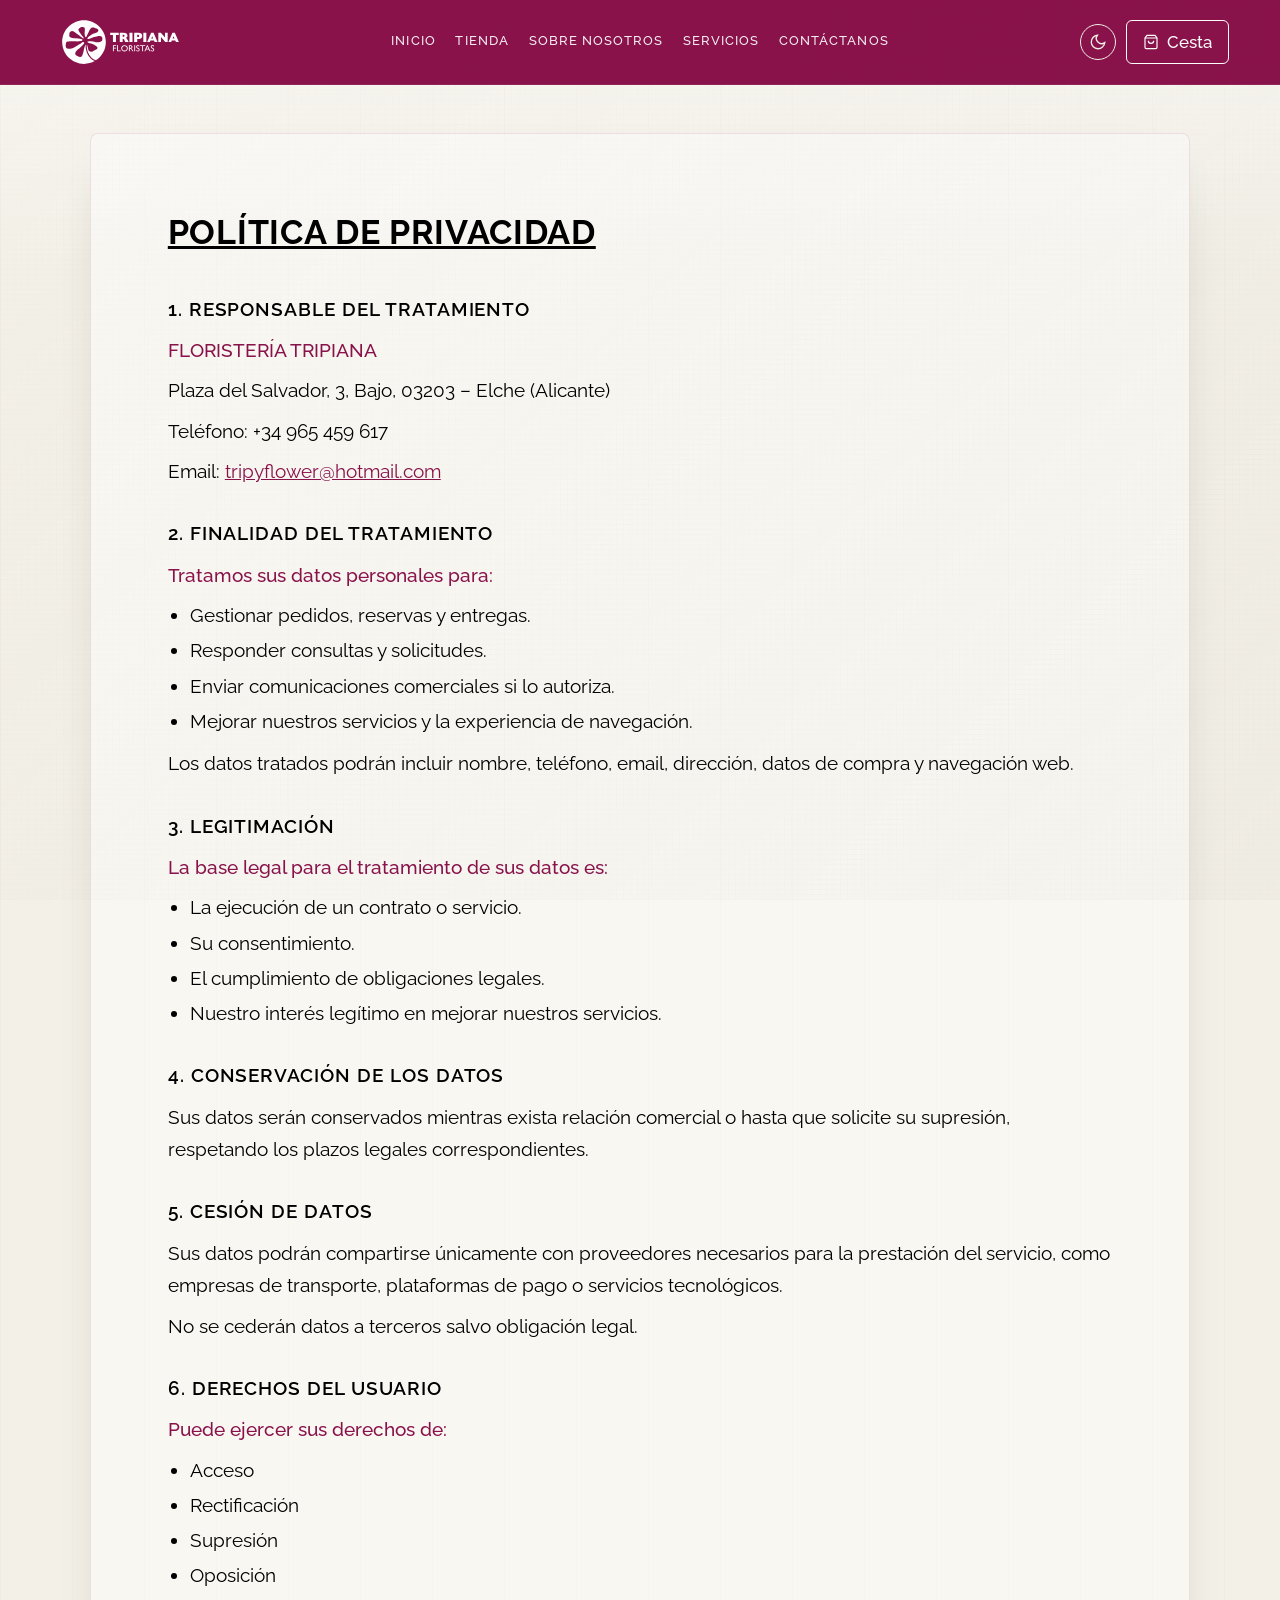
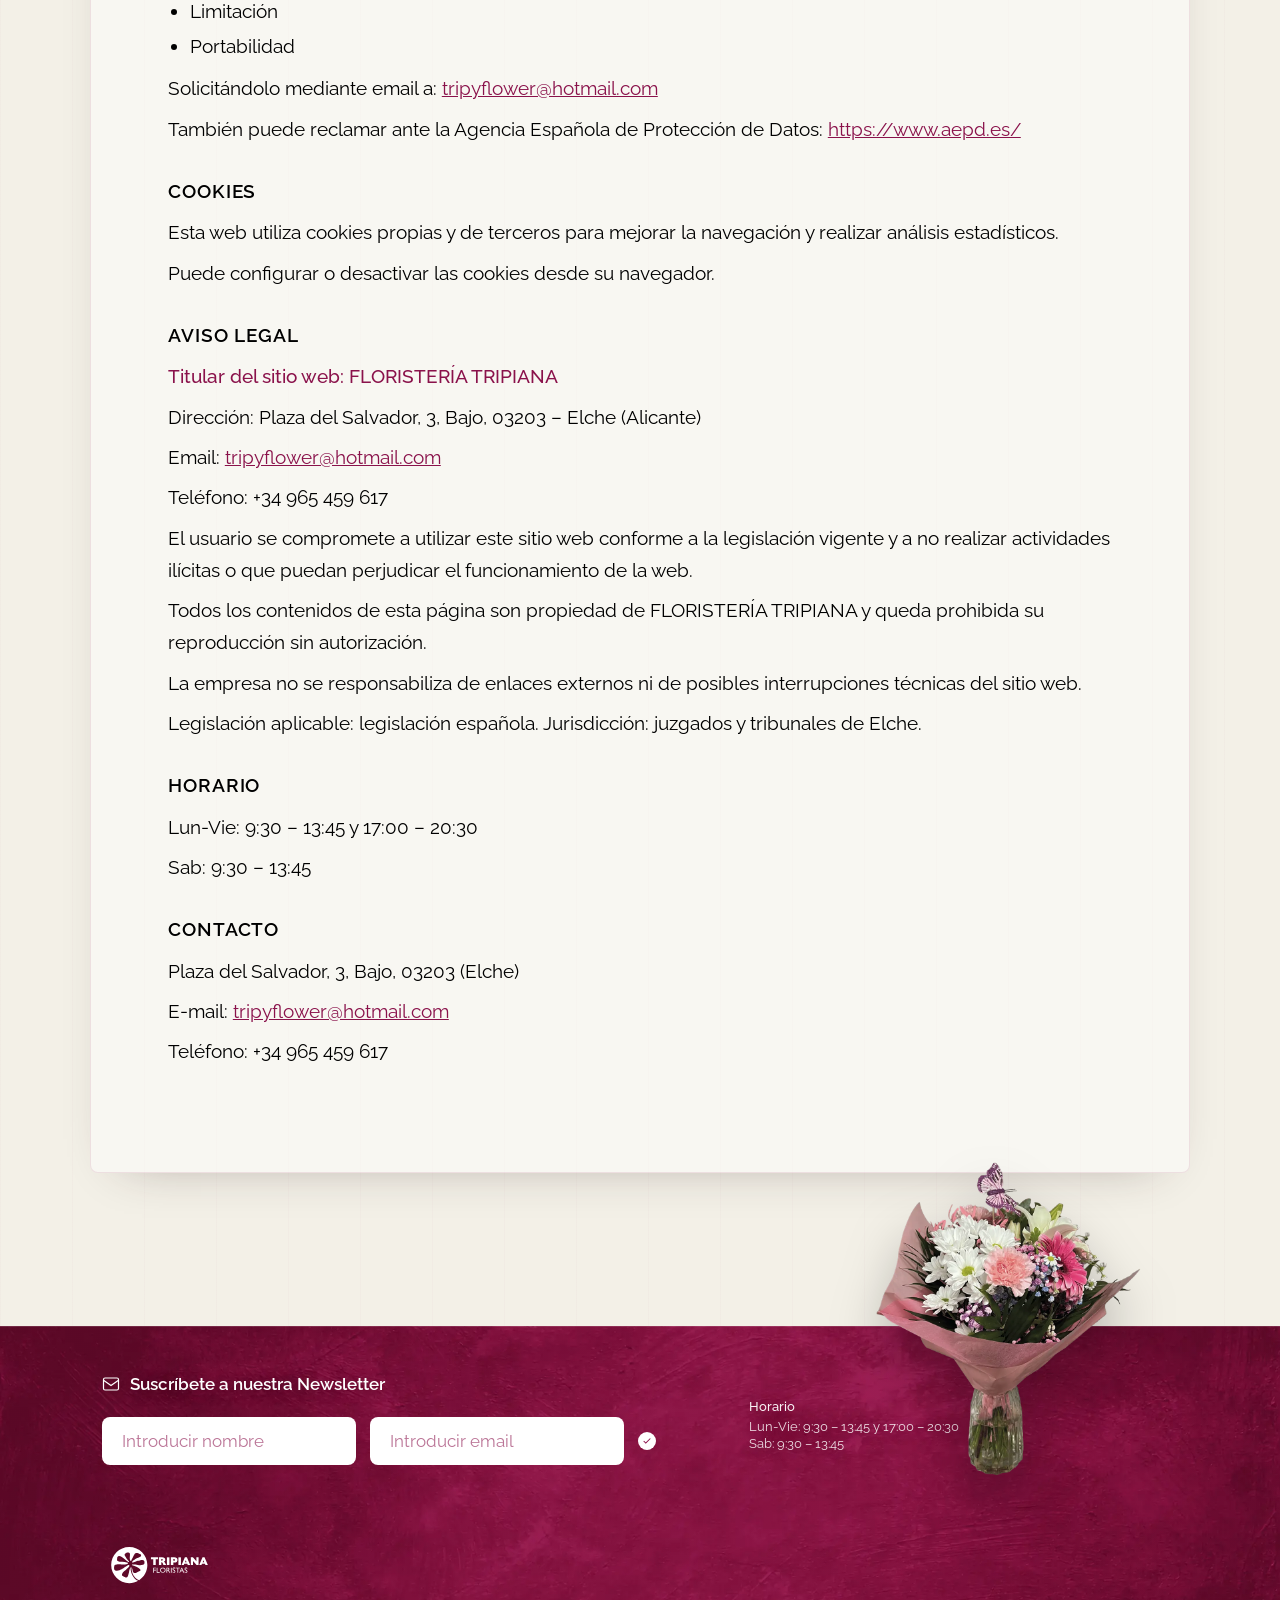
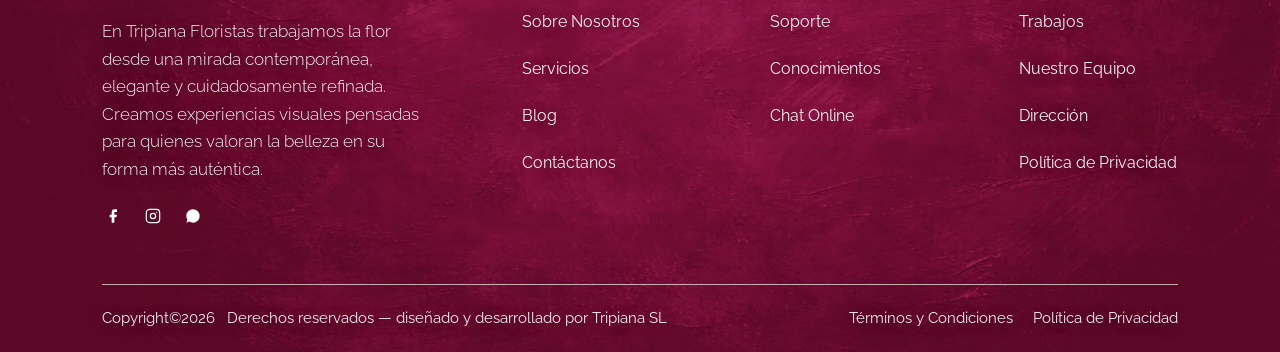
<file: politica.html>
<!DOCTYPE html>
<html lang="es">
<head>
<meta charset="UTF-8">
<meta name="viewport" content="width=device-width, initial-scale=1.0">
<title>Tripiana Floristas — Política de Privacidad</title>
<link rel="preconnect" href="https://fonts.googleapis.com">
<link rel="preconnect" href="https://fonts.gstatic.com" crossorigin>
<link href="https://fonts.googleapis.com/css2?family=League+Spartan:wght@700;800&family=Raleway:ital,wght@0,300;0,400;0,500;0,600;0,700;1,300;1,400&family=Cormorant+Garamond:ital,wght@0,300;0,400;0,500;0,600;1,300;1,400;1,500;1,600&display=swap" rel="stylesheet">
<link rel="stylesheet" href="styles.css">
<script src="assets/effects.js" defer></script>
</head>
<body>

<!-- HEADER -->
<header class="site-header hdr-crimson">
  <a href="index.html" class="logo">
    <img src="assets/logo-flower.svg" class="logo-icon" alt="">
    <div class="logo-text">
      <span class="logo-name">TRIPIANA</span>
      <span class="logo-sub">FLORISTAS</span>
    </div>
  </a>
  <nav class="site-nav" id="siteNav">
    <a href="index.html">INICIO</a>
    <a href="tienda.html">TIENDA</a>
    <a href="sobre-nosotros.html">SOBRE NOSOTROS</a>
    <a href="servicios.html">SERVICIOS</a>
    <a href="contacto.html">CONTÁCTANOS</a>
  </nav>
  <div class="header-actions">
    <a href="cesta.html" class="cart-btn">
      <svg width="16" height="16" viewBox="0 0 24 24" fill="none" stroke="currentColor" stroke-width="1.8"><path d="M6 2L3 6v14a2 2 0 002 2h14a2 2 0 002-2V6l-3-4z"/><line x1="3" y1="6" x2="21" y2="6"/><path d="M16 10a4 4 0 01-8 0"/></svg>
      Cesta
    </a>
    <button class="nav-toggle" id="navToggle" aria-label="Abrir menú" aria-expanded="false">
      <svg viewBox="0 0 24 24" fill="none" stroke="currentColor" stroke-width="2"><line x1="3" y1="7" x2="21" y2="7"/><line x1="3" y1="12" x2="21" y2="12"/><line x1="3" y1="17" x2="21" y2="17"/></svg>
    </button>
  </div>
</header>

<!-- CONTENT -->
<div class="policy-wrap">
    <h1 class="policy-main-title">Política de Privacidad</h1>

    <div class="policy-h2">1. Responsable del Tratamiento</div>
    <p class="policy-highlight">FLORISTERÍA TRIPIANA</p>
    <p>Plaza del Salvador, 3, Bajo, 03203 – Elche (Alicante)</p>
    <p>Teléfono: +34 965 459 617</p>
    <p>Email: <a href="mailto:tripyflower@hotmail.com">tripyflower@hotmail.com</a></p>

    <div class="policy-h2">2. Finalidad del Tratamiento</div>
    <p class="policy-highlight">Tratamos sus datos personales para:</p>
    <ul>
      <li>Gestionar pedidos, reservas y entregas.</li>
      <li>Responder consultas y solicitudes.</li>
      <li>Enviar comunicaciones comerciales si lo autoriza.</li>
      <li>Mejorar nuestros servicios y la experiencia de navegación.</li>
    </ul>
    <p>Los datos tratados podrán incluir nombre, teléfono, email, dirección, datos de compra y navegación web.</p>

    <div class="policy-h2">3. Legitimación</div>
    <p class="policy-highlight">La base legal para el tratamiento de sus datos es:</p>
    <ul>
      <li>La ejecución de un contrato o servicio.</li>
      <li>Su consentimiento.</li>
      <li>El cumplimiento de obligaciones legales.</li>
      <li>Nuestro interés legítimo en mejorar nuestros servicios.</li>
    </ul>

    <div class="policy-h2">4. Conservación de los Datos</div>
    <p>Sus datos serán conservados mientras exista relación comercial o hasta que solicite su supresión, respetando los plazos legales correspondientes.</p>

    <div class="policy-h2">5. Cesión de Datos</div>
    <p>Sus datos podrán compartirse únicamente con proveedores necesarios para la prestación del servicio, como empresas de transporte, plataformas de pago o servicios tecnológicos.</p>
    <p>No se cederán datos a terceros salvo obligación legal.</p>

    <div class="policy-h2">6. Derechos del Usuario</div>
    <p class="policy-highlight">Puede ejercer sus derechos de:</p>
    <ul>
      <li>Acceso</li>
      <li>Rectificación</li>
      <li>Supresión</li>
      <li>Oposición</li>
      <li>Limitación</li>
      <li>Portabilidad</li>
    </ul>
    <p>Solicitándolo mediante email a: <a href="mailto:tripyflower@hotmail.com">tripyflower@hotmail.com</a></p>
    <p>También puede reclamar ante la Agencia Española de Protección de Datos: <a href="https://www.aepd.es/" target="_blank">https://www.aepd.es/</a></p>

    <div class="policy-h2">Cookies</div>
    <p>Esta web utiliza cookies propias y de terceros para mejorar la navegación y realizar análisis estadísticos.</p>
    <p>Puede configurar o desactivar las cookies desde su navegador.</p>

    <div class="policy-h2">Aviso Legal</div>
    <p class="policy-highlight">Titular del sitio web: FLORISTERÍA TRIPIANA</p>
    <p>Dirección: Plaza del Salvador, 3, Bajo, 03203 – Elche (Alicante)</p>
    <p>Email: <a href="mailto:tripyflower@hotmail.com">tripyflower@hotmail.com</a></p>
    <p>Teléfono: +34 965 459 617</p>
    <p>El usuario se compromete a utilizar este sitio web conforme a la legislación vigente y a no realizar actividades ilícitas o que puedan perjudicar el funcionamiento de la web.</p>
    <p>Todos los contenidos de esta página son propiedad de FLORISTERÍA TRIPIANA y queda prohibida su reproducción sin autorización.</p>
    <p>La empresa no se responsabiliza de enlaces externos ni de posibles interrupciones técnicas del sitio web.</p>
    <p>Legislación aplicable: legislación española. Jurisdicción: juzgados y tribunales de Elche.</p>

    <div class="policy-h2">Horario</div>
    <p>Lun-Vie: 9:30 – 13:45 y 17:00 – 20:30</p>
    <p>Sab: 9:30 – 13:45</p>

    <div class="policy-h2">Contacto</div>
    <p>Plaza del Salvador, 3, Bajo, 03203 (Elche)</p>
    <p>E-mail: <a href="mailto:tripyflower@hotmail.com">tripyflower@hotmail.com</a></p>
    <p>Teléfono: +34 965 459 617</p>
</div>

<!-- FOOTER -->
<footer class="site-footer">
  <div class="footer-texture"></div>
  <div class="footer-nl">
    <div class="footer-nl-left">
      <p class="footer-nl-label">
        <svg width="18" height="18" viewBox="0 0 24 24" fill="none" stroke="currentColor" stroke-width="1.6"><rect x="2" y="4" width="20" height="16" rx="2"/><path d="M2 7l10 7 10-7"/></svg>
        Suscríbete a nuestra Newsletter
      </p>
      <div class="footer-nl-form">
        <input class="footer-input" type="text" placeholder="Introducir nombre">
        <input class="footer-input" type="email" placeholder="Introducir email">
        <button class="footer-check-btn" aria-label="Enviar">
          <svg width="14" height="14" viewBox="0 0 24 24" fill="none" stroke="currentColor" stroke-width="2.5"><polyline points="20 6 9 17 4 12"/></svg>
        </button>
      </div>
    </div>
    <div class="footer-schedule-inline"><strong>Horario</strong>Lun-Vie: 9:30 – 13:45 y 17:00 – 20:30<br>Sab: 9:30 – 13:45</div>
    <div class="footer-bouquet">
      <div class="img-ph"><img class="img-contain" src="fotos web/optimized/fotos-web-11.webp" alt="Ramo" loading="lazy" decoding="async"></div>
    </div>
  </div>
  <div class="footer-main">
    <div class="footer-brand">
      <div class="footer-logo">
        <img src="assets/logo-flower.svg" class="footer-logo-icon" alt="">
        <div class="footer-logo-text logo-text">
          <span class="logo-name">TRIPIANA</span>
          <span class="logo-sub">FLORISTAS</span>
        </div>
      </div>
      <p class="footer-brand-desc">En Tripiana Floristas trabajamos la flor desde una mirada contemporánea, elegante y cuidadosamente refinada. Creamos experiencias visuales pensadas para quienes valoran la belleza en su forma más auténtica.</p>
      <div class="footer-social">
        <a class="footer-social-btn" aria-label="Facebook" href="http://www.facebook.com/TripianaFloristas/" target="_blank" rel="noopener"><svg width="16" height="16" viewBox="0 0 24 24" fill="currentColor"><path d="M18 2h-3a5 5 0 00-5 5v3H7v4h3v8h4v-8h3l1-4h-4V7a1 1 0 011-1h3z"/></svg></a>
        <a class="footer-social-btn" aria-label="Instagram" href="https://www.instagram.com/tripianafloristas/" target="_blank" rel="noopener"><svg width="16" height="16" viewBox="0 0 24 24" fill="none" stroke="currentColor" stroke-width="1.8"><rect x="2" y="2" width="20" height="20" rx="5"/><circle cx="12" cy="12" r="4"/><circle cx="17.5" cy="6.5" r="1" fill="currentColor" stroke="none"/></svg></a>
        <a class="footer-social-btn" aria-label="WhatsApp" href="https://web.whatsapp.com/send?phone=607921180&text=Hola!%20Necesito%20saber..." target="_blank" rel="noopener"><svg width="16" height="16" viewBox="0 0 24 24" fill="currentColor"><path d="M17.472 14.382c-.297-.149-1.758-.867-2.03-.967-.273-.099-.471-.148-.67.15-.197.297-.767.966-.94 1.164-.173.199-.347.223-.644.075-.297-.15-1.255-.463-2.39-1.475-.883-.788-1.48-1.761-1.653-2.059-.173-.297-.018-.458.13-.606.134-.133.298-.347.446-.52.149-.174.198-.298.298-.497.099-.198.05-.371-.025-.52-.075-.149-.669-1.612-.916-2.207-.242-.579-.487-.5-.669-.51-.173-.008-.371-.01-.57-.01-.198 0-.52.074-.792.372-.272.297-1.04 1.016-1.04 2.479 0 1.462 1.065 2.875 1.213 3.074.149.198 2.096 3.2 5.077 4.487.709.306 1.262.489 1.694.625.712.227 1.36.195 1.871.118.571-.085 1.758-.719 2.006-1.413.248-.694.248-1.289.173-1.413-.074-.124-.272-.198-.57-.347zM11.99 2C6.469 2 2 6.47 2 11.99c0 2.108.62 4.072 1.693 5.717L2 22l4.418-1.666C8.006 21.375 9.96 22 11.99 22 17.51 22 22 17.53 22 12.01 22 6.47 17.51 2 11.99 2z"/></svg></a>
      </div>
    </div>
    <div class="footer-links-grid">
      <div class="footer-link-col">
        <a href="sobre-nosotros.html">Sobre Nosotros</a>
        <a href="servicios.html">Servicios</a>
        <a href="blog.html">Blog</a>
        <a href="contacto.html">Contáctanos</a>
      </div>
      <div class="footer-link-col">
        <a href="#">Soporte</a>
        <a href="#">Conocimientos</a>
        <a href="#">Chat Online</a>
      </div>
      <div class="footer-link-col">
        <a href="#">Trabajos</a>
        <a href="sobre-nosotros.html">Nuestro Equipo</a>
        <a href="#">Dirección</a>
        <a href="politica.html">Política de Privacidad</a>
      </div>
    </div>
  </div>
  <div class="footer-bottom">
    <div style="display:flex;gap:12px;flex-wrap:wrap">
      <span>Copyright©2026</span>
      <span>Derechos reservados — diseñado y desarrollado por Tripiana SL</span>
    </div>
    <div class="footer-bottom-right">
      <a href="#">Términos y Condiciones</a>
      <a href="politica.html">Política de Privacidad</a>
    </div>
  </div>
</footer>

<script>
  (function(){
    var t=document.getElementById('navToggle'),n=document.getElementById('siteNav');
    if(!t||!n)return;
    t.addEventListener('click',function(){
      var o=n.classList.toggle('open');
      t.setAttribute('aria-expanded',o?'true':'false');
    });
  })();
</script>
</body>
</html>
</file>
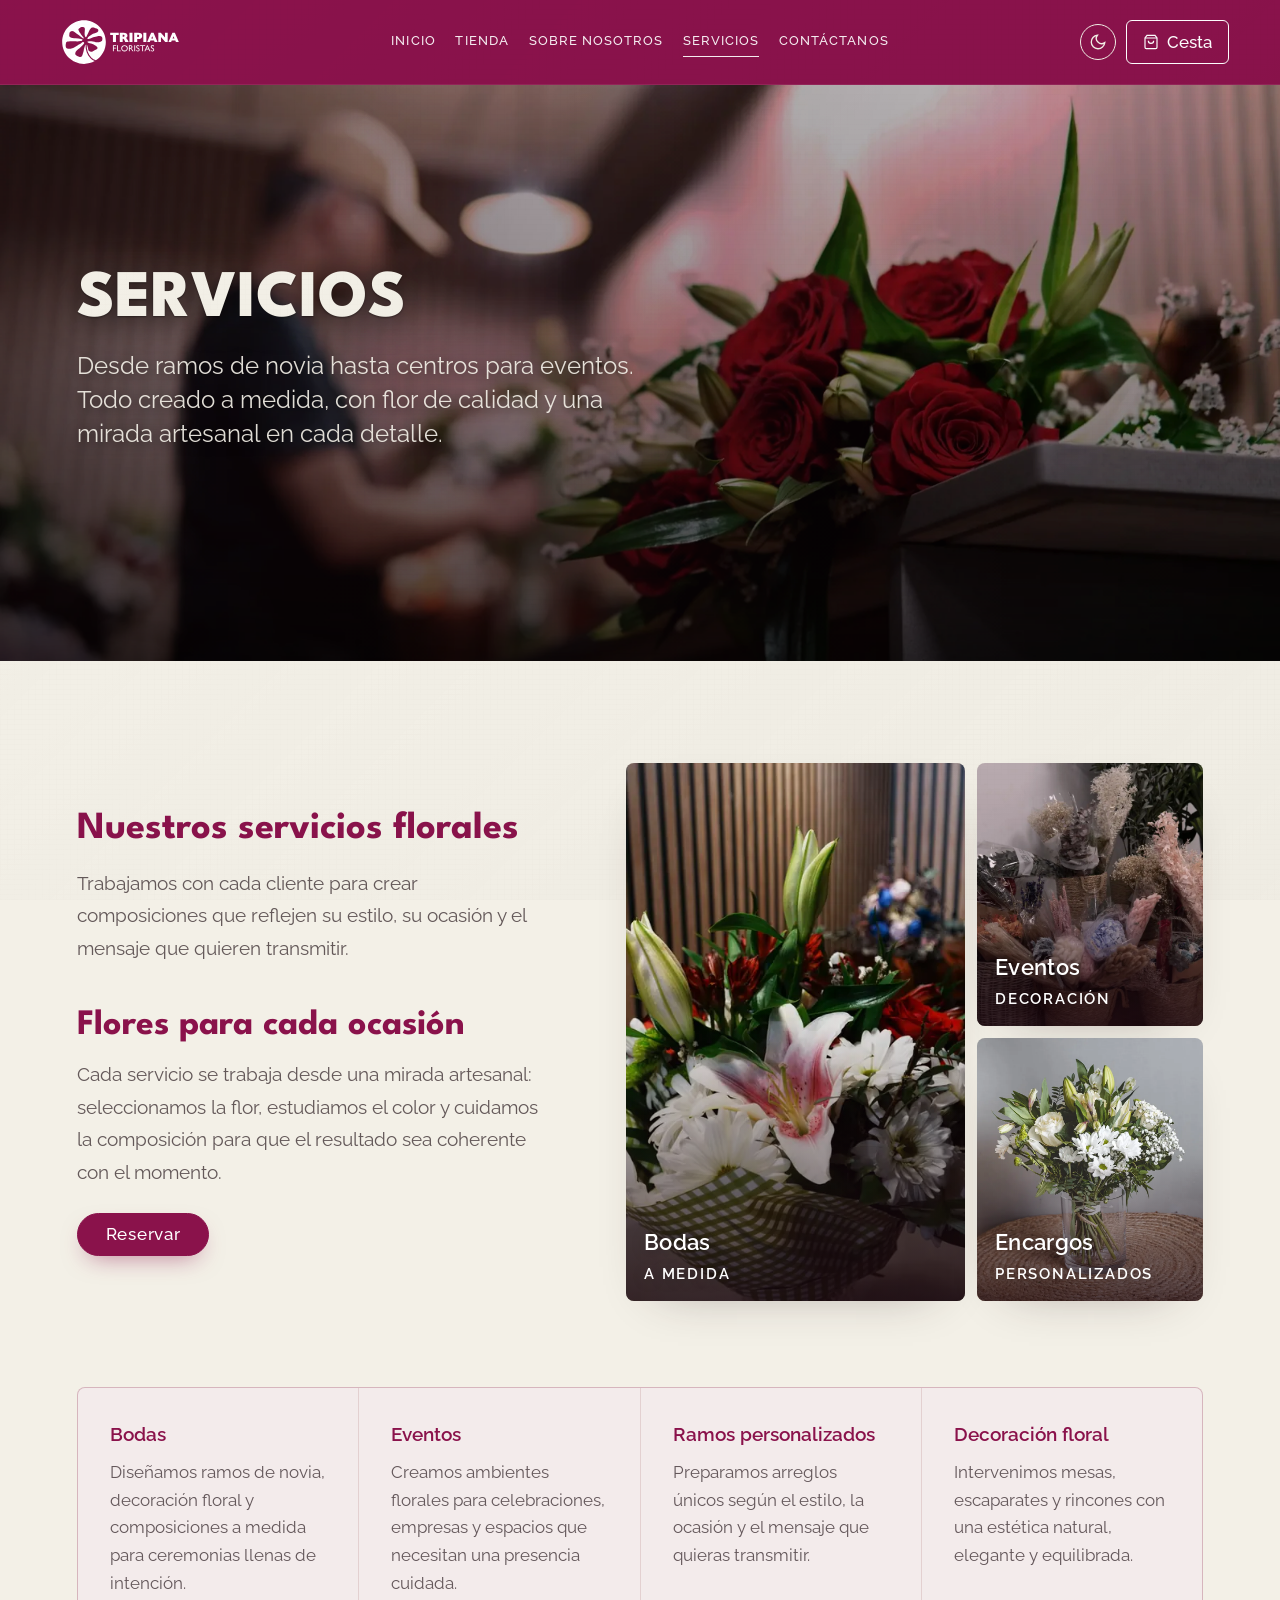
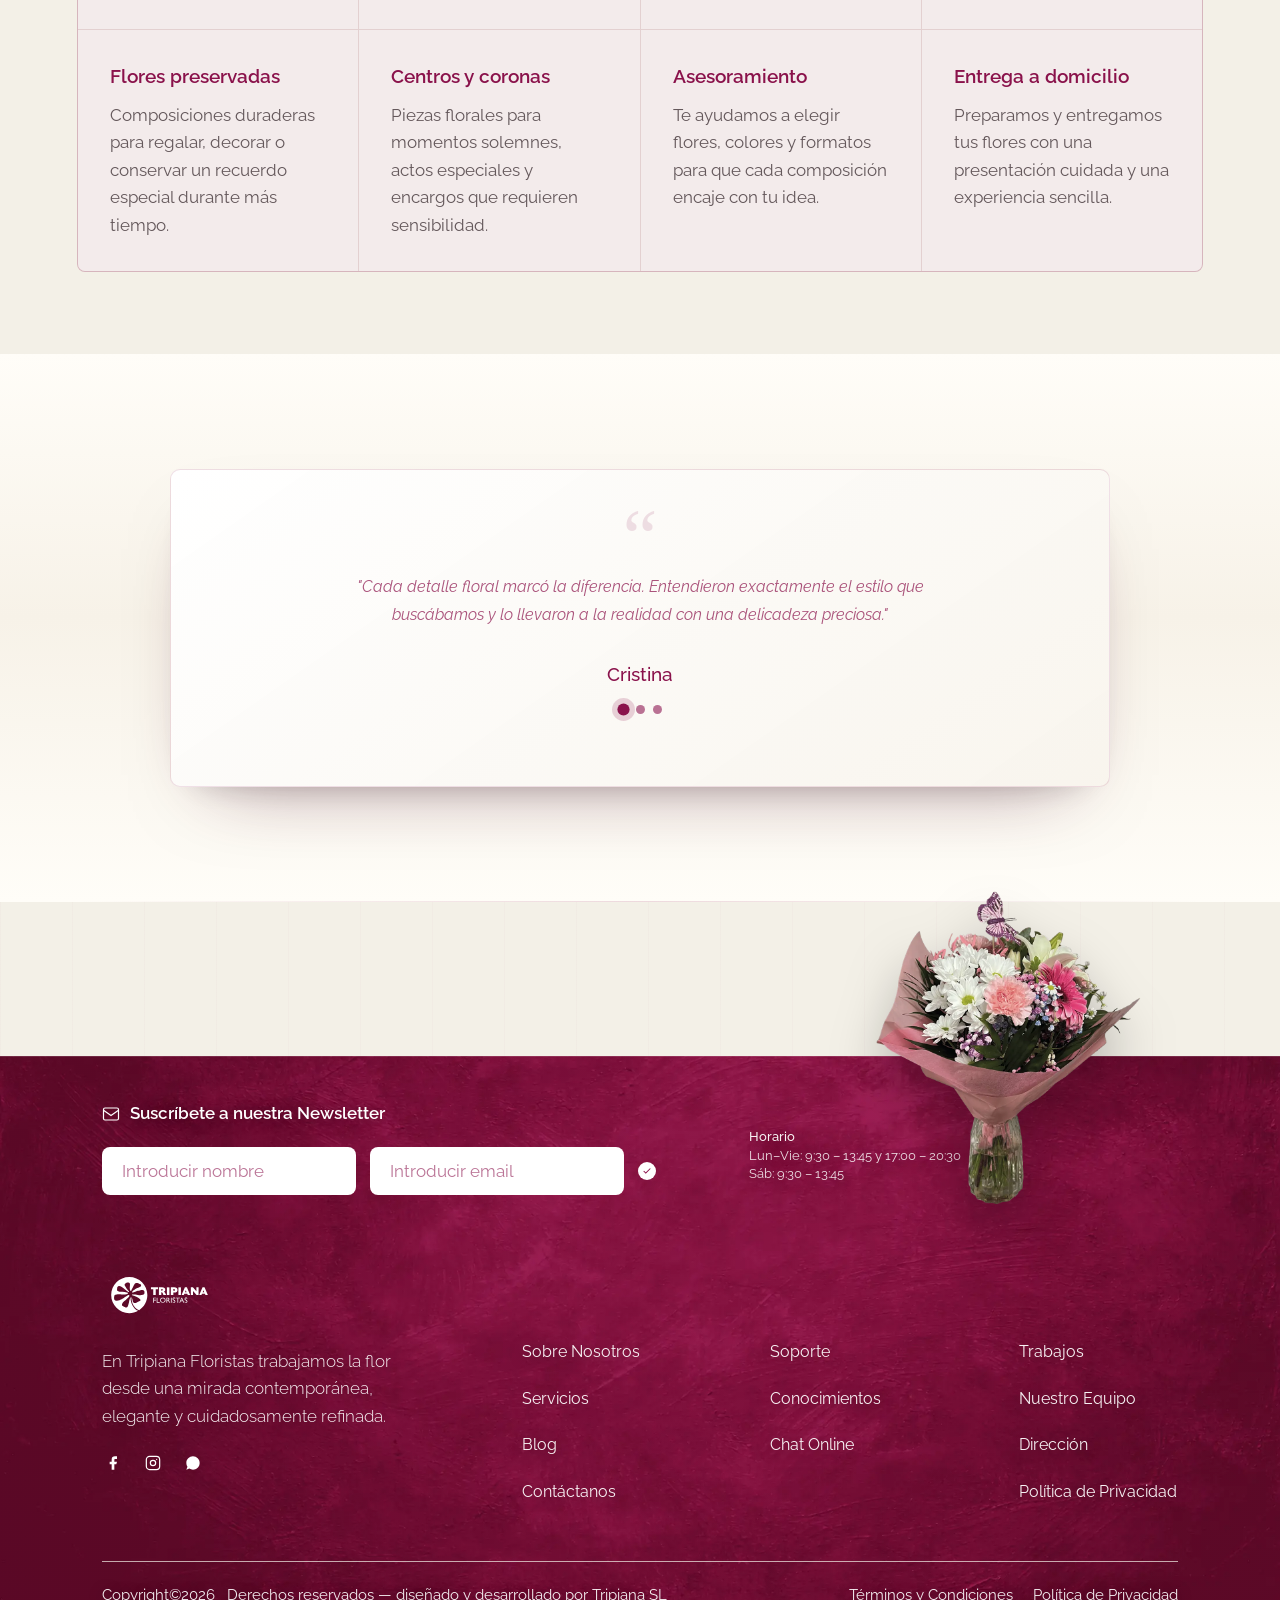
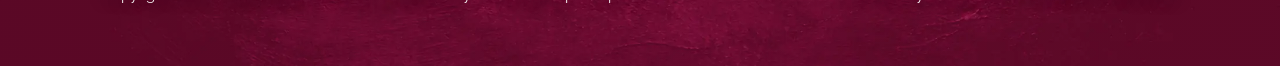
<file: servicios.html>
<!doctype html>
<html lang="es">
  <head>
    <meta charset="UTF-8" />
    <meta name="viewport" content="width=device-width, initial-scale=1.0" />
    <title>Tripiana Floristas — Servicios</title>
    <link rel="preconnect" href="https://fonts.googleapis.com" />
    <link rel="preconnect" href="https://fonts.gstatic.com" crossorigin />
    <link
      href="https://fonts.googleapis.com/css2?family=League+Spartan:wght@700;800&family=Raleway:ital,wght@0,300;0,400;0,500;0,600;0,700;1,300;1,400&family=Cormorant+Garamond:ital,wght@0,300;0,400;0,500;0,600;1,300;1,400;1,500;1,600&display=swap"
      rel="stylesheet"
    />
    <link rel="stylesheet" href="styles.css" />
    <script src="assets/effects.js" defer></script>
    <style>
      .services-intro {
        padding: clamp(58px, 8vw, 104px) 0 clamp(44px, 7vw, 82px);
      }

      .services-layout {
        display: grid;
        grid-template-columns: minmax(0, 0.9fr) minmax(0, 1.1fr);
        gap: clamp(36px, 6vw, 92px);
        align-items: center;
        margin-bottom: clamp(50px, 7vw, 86px);
      }

      .services-intro-head {
        max-width: 660px;
        margin-bottom: clamp(24px, 4vw, 42px);
      }

      .services-intro-head h2,
      .services-feature-title {
        font-family: var(--font-hero);
        font-weight: 700;
        font-size: clamp(30px, 3vw, 48px);
        line-height: 1.04;
        color: var(--crimson);
        margin-bottom: 18px;
      }

      .services-intro-head p,
      .services-feature-body {
        font-size: var(--fs-base);
        line-height: 1.72;
        color: var(--ink-soft, var(--text-mid));
      }

      .services-feature {
        max-width: 560px;
      }

      .services-feature-title {
        font-size: clamp(26px, 2.8vw, 40px);
        margin-bottom: 14px;
      }

      .services-feature-body {
        margin-bottom: 24px;
      }

      .service-mini-grid {
        display: grid;
        grid-template-columns: 1.2fr 0.8fr;
        grid-template-rows: repeat(2, minmax(180px, 1fr));
        gap: 12px;
        min-height: clamp(420px, 42vw, 560px);
      }

      .service-mini-card {
        position: relative;
        display: flex;
        align-items: flex-end;
        min-width: 0;
        overflow: hidden;
        border-radius: 8px;
        background: var(--paper-warm, var(--cream));
        box-shadow: var(--shadow-soft);
      }

      .service-mini-card:first-child {
        grid-row: 1 / 3;
      }

      .service-mini-card .img-ph {
        position: absolute;
        inset: 0;
        width: 100%;
        height: 100%;
        min-height: 0;
        padding: 0 !important;
        border: 0 !important;
        border-radius: 0 !important;
        box-shadow: none !important;
        background: transparent;
      }

      .service-mini-card .img-ph img {
        width: 100%;
        height: 100%;
        object-fit: cover;
        padding: 0 !important;
      }

      .service-mini-card::after {
        content: "";
        position: absolute;
        inset: 0;
        background: linear-gradient(180deg, transparent 44%, rgba(28, 8, 16, 0.72));
      }

      .service-mini-title,
      .service-mini-meta {
        position: relative;
        z-index: 1;
        color: var(--white);
        text-shadow: 0 2px 14px rgba(0, 0, 0, 0.28);
      }

      .service-mini-title {
        display: block;
        padding: 0 18px 34px;
        font-size: var(--fs-md);
        font-weight: 600;
      }

      .service-mini-meta {
        position: absolute;
        left: 18px;
        bottom: 15px;
        font-size: var(--fs-xs);
        font-weight: 600;
        letter-spacing: 0.12em;
        text-transform: uppercase;
      }

      .services-copy-grid {
        display: grid;
        grid-template-columns: repeat(4, minmax(0, 1fr));
        gap: 1px;
        overflow: hidden;
        border: 1px solid rgba(138, 18, 75, 0.14);
        border-radius: 8px;
        background: rgba(138, 18, 75, 0.14);
      }

      .services-copy-grid > div {
        min-width: 0;
        padding: clamp(22px, 2.5vw, 34px);
        background: rgba(255, 255, 255, 0.58);
      }

      .services-copy-grid > div::before {
        display: none !important;
      }

      .service-copy-title {
        font-weight: 600;
        font-size: var(--fs-base);
        color: var(--crimson);
        margin-bottom: 10px;
      }

      .service-copy-body {
        font-size: var(--fs-sm);
        line-height: 1.62;
        color: var(--ink-soft, var(--text-mid));
      }

      @media (max-width: 1100px) {
        .services-layout {
          grid-template-columns: 1fr;
        }

        .services-copy-grid {
          grid-template-columns: repeat(2, minmax(0, 1fr));
        }
      }

      @media (max-width: 620px) {
        .services-copy-grid,
        .service-mini-grid {
          grid-template-columns: 1fr;
        }

        .service-mini-grid {
          grid-template-rows: repeat(3, minmax(220px, 1fr));
          min-height: auto;
        }

        .service-mini-card:first-child {
          grid-row: auto;
        }
      }
    </style>
  </head>
  <body>
    <header class="site-header hdr-crimson">
      <a href="index.html" class="logo">
        <img src="assets/logo-flower.svg" class="logo-icon" alt=""/>
        <div class="logo-text"><span class="logo-name">TRIPIANA</span><span class="logo-sub">FLORISTAS</span></div>
      </a>
      <nav class="site-nav" id="siteNav">
        <a href="index.html">INICIO</a>
        <a href="tienda.html">TIENDA</a>
        <a href="sobre-nosotros.html">SOBRE NOSOTROS</a>
        <a href="servicios.html" class="active">SERVICIOS</a>
        <a href="contacto.html">CONTÁCTANOS</a>
      </nav>
      <div class="header-actions">
        <button class="theme-toggle" id="themeToggle" aria-label="Cambiar modo">
          <svg class="icon-moon" viewBox="0 0 24 24" fill="none" stroke="currentColor" stroke-width="1.8"><path d="M21 12.79A9 9 0 1111.21 3 7 7 0 0021 12.79z"/></svg>
          <svg class="icon-sun" viewBox="0 0 24 24" fill="none" stroke="currentColor" stroke-width="1.8"><circle cx="12" cy="12" r="5"/><line x1="12" y1="1" x2="12" y2="3"/><line x1="12" y1="21" x2="12" y2="23"/><line x1="4.22" y1="4.22" x2="5.64" y2="5.64"/><line x1="18.36" y1="18.36" x2="19.78" y2="19.78"/><line x1="1" y1="12" x2="3" y2="12"/><line x1="21" y1="12" x2="23" y2="12"/><line x1="4.22" y1="19.78" x2="5.64" y2="18.36"/><line x1="18.36" y1="5.64" x2="19.78" y2="4.22"/></svg>
        </button>
        <a href="cesta.html" class="cart-btn"><svg width="16" height="16" viewBox="0 0 24 24" fill="none" stroke="currentColor" stroke-width="1.8"><path d="M6 2L3 6v14a2 2 0 002 2h14a2 2 0 002-2V6l-3-4z"/><line x1="3" y1="6" x2="21" y2="6"/><path d="M16 10a4 4 0 01-8 0"/></svg>Cesta</a>
        <button class="nav-toggle" id="navToggle" aria-label="Abrir menú" aria-expanded="false"><svg viewBox="0 0 24 24" fill="none" stroke="currentColor" stroke-width="2"><line x1="3" y1="7" x2="21" y2="7"/><line x1="3" y1="12" x2="21" y2="12"/><line x1="3" y1="17" x2="21" y2="17"/></svg></button>
      </div>
    </header>

    <section class="hero">
      <img class="hero-photo" src="fotos web/optimized/servicios-hero-correcto.webp" alt="" fetchpriority="high" decoding="async">
      <div class="hero-content">
        <h1 class="hero-title">Servicios</h1>
        <p class="hero-body" style="max-width:500px">Desde ramos de novia hasta centros para eventos. Todo creado a medida, con flor de calidad y una mirada artesanal en cada detalle.</p>
      </div>
    </section>

    <section class="services-intro">
      <div class="container">
        <div class="services-layout">
          <div>
            <div class="services-intro-head">
              <h2>Nuestros servicios florales</h2>
              <p>Trabajamos con cada cliente para crear composiciones que reflejen su estilo, su ocasión y el mensaje que quieren transmitir.</p>
            </div>
            <div class="services-feature">
              <h2 class="services-feature-title">Flores para cada ocasión</h2>
              <p class="services-feature-body">Cada servicio se trabaja desde una mirada artesanal: seleccionamos la flor, estudiamos el color y cuidamos la composición para que el resultado sea coherente con el momento.</p>
              <a href="contacto.html" class="btn btn-primary">Reservar</a>
            </div>
          </div>

          <div class="service-mini-grid" aria-label="Servicios destacados">
            <div class="service-mini-card">
              <div class="img-ph"><img class="img-real" src="fotos web/optimized/ramo-en-mesa.webp" alt="Ramo de novia" loading="lazy" decoding="async"></div>
              <span class="service-mini-title">Bodas</span>
              <span class="service-mini-meta">A medida</span>
            </div>
            <div class="service-mini-card">
              <div class="img-ph"><img class="img-real" src="fotos web/optimized/flores-en-escaleras.webp" alt="Centro floral" loading="lazy" decoding="async"></div>
              <span class="service-mini-title">Eventos</span>
              <span class="service-mini-meta">Decoración</span>
            </div>
            <div class="service-mini-card">
              <div class="img-ph"><img class="img-real" src="fotos web/optimized/ramo-elegancia.webp" alt="Ramo especial" loading="lazy" decoding="async"></div>
              <span class="service-mini-title">Encargos</span>
              <span class="service-mini-meta">Personalizados</span>
            </div>
          </div>
        </div>

        <div class="services-copy-grid">
          <div><p class="service-copy-title">Bodas</p><p class="service-copy-body">Diseñamos ramos de novia, decoración floral y composiciones a medida para ceremonias llenas de intención.</p></div>
          <div><p class="service-copy-title">Eventos</p><p class="service-copy-body">Creamos ambientes florales para celebraciones, empresas y espacios que necesitan una presencia cuidada.</p></div>
          <div><p class="service-copy-title">Ramos personalizados</p><p class="service-copy-body">Preparamos arreglos únicos según el estilo, la ocasión y el mensaje que quieras transmitir.</p></div>
          <div><p class="service-copy-title">Decoración floral</p><p class="service-copy-body">Intervenimos mesas, escaparates y rincones con una estética natural, elegante y equilibrada.</p></div>
          <div><p class="service-copy-title">Flores preservadas</p><p class="service-copy-body">Composiciones duraderas para regalar, decorar o conservar un recuerdo especial durante más tiempo.</p></div>
          <div><p class="service-copy-title">Centros y coronas</p><p class="service-copy-body">Piezas florales para momentos solemnes, actos especiales y encargos que requieren sensibilidad.</p></div>
          <div><p class="service-copy-title">Asesoramiento</p><p class="service-copy-body">Te ayudamos a elegir flores, colores y formatos para que cada composición encaje con tu idea.</p></div>
          <div><p class="service-copy-title">Entrega a domicilio</p><p class="service-copy-body">Preparamos y entregamos tus flores con una presentación cuidada y una experiencia sencilla.</p></div>
        </div>
      </div>
    </section>

    <section class="testimonial-section">
      <div class="container">
        <div class="testimonial-carousel">
          <div class="testimonial-slide active"><p class="testimonial-quote">"Cada detalle floral marcó la diferencia. Entendieron exactamente el estilo que buscábamos y lo llevaron a la realidad con una delicadeza preciosa."</p><div class="testimonial-avatar"><div class="img-ph"><img class="img-real" src="fotos web/optimized/foto-jero.webp" alt="Cristina" loading="lazy" decoding="async"></div></div><p class="testimonial-name">Cristina</p></div>
          <div class="testimonial-slide"><p class="testimonial-quote">"Prepararon una decoración muy elegante para nuestro evento. Todo llegó a tiempo y con una presentación impecable."</p><div class="testimonial-avatar"><div class="img-ph"><img class="img-real" src="fotos web/optimized/floristeria-jero.webp" alt="María" loading="lazy" decoding="async"></div></div><p class="testimonial-name">María</p></div>
          <div class="testimonial-slide"><p class="testimonial-quote">"Nos guiaron con mucho gusto y consiguieron que cada arreglo encajara con el espacio. Quedó sencillo, fino y precioso."</p><div class="testimonial-avatar"><div class="img-ph"><img class="img-real" src="fotos web/optimized/coche-con-flores-ok.webp" alt="Laura" loading="lazy" decoding="async"></div></div><p class="testimonial-name">Laura</p></div>
        </div>
        <div class="testimonial-dots"><button class="dot active" type="button" aria-label="Testimonio 1"></button><button class="dot" type="button" aria-label="Testimonio 2"></button><button class="dot" type="button" aria-label="Testimonio 3"></button></div>
      </div>
    </section>

    <footer class="site-footer">
      <div class="footer-texture"></div>
      <div class="footer-nl">
        <div class="footer-nl-left">
          <p class="footer-nl-label"><svg width="18" height="18" viewBox="0 0 24 24" fill="none" stroke="currentColor" stroke-width="1.6"><rect x="2" y="4" width="20" height="16" rx="2"/><path d="M2 7l10 7 10-7"/></svg>Suscríbete a nuestra Newsletter</p>
          <div class="footer-nl-form"><input class="footer-input" type="text" placeholder="Introducir nombre"/><input class="footer-input" type="email" placeholder="Introducir email"/><button class="footer-check-btn" aria-label="Enviar"><svg width="14" height="14" viewBox="0 0 24 24" fill="none" stroke="currentColor" stroke-width="2.5"><polyline points="20 6 9 17 4 12"/></svg></button></div>
        </div>
        <div class="footer-schedule-inline"><strong>Horario</strong>Lun–Vie: 9:30 – 13:45 y 17:00 – 20:30<br/>Sáb: 9:30 – 13:45</div>
        <div class="footer-bouquet"><div class="img-ph"><img class="img-contain" src="fotos web/optimized/fotos-web-11.webp" alt="Ramo" loading="lazy" decoding="async"/></div></div>
      </div>
      <div class="footer-main">
        <div class="footer-brand">
          <div class="footer-logo"><img src="assets/logo-flower.svg" class="footer-logo-icon" alt=""/><div class="footer-logo-text logo-text"><span class="logo-name">TRIPIANA</span><span class="logo-sub">FLORISTAS</span></div></div>
          <p class="footer-brand-desc">En Tripiana Floristas trabajamos la flor desde una mirada contemporánea, elegante y cuidadosamente refinada.</p>
          <div class="footer-social"><a class="footer-social-btn" aria-label="Facebook" href="http://www.facebook.com/TripianaFloristas/" target="_blank" rel="noopener"><svg width="16" height="16" viewBox="0 0 24 24" fill="currentColor"><path d="M18 2h-3a5 5 0 00-5 5v3H7v4h3v8h4v-8h3l1-4h-4V7a1 1 0 011-1h3z"/></svg></a><a class="footer-social-btn" aria-label="Instagram" href="https://www.instagram.com/tripianafloristas/" target="_blank" rel="noopener"><svg width="16" height="16" viewBox="0 0 24 24" fill="none" stroke="currentColor" stroke-width="1.8"><rect x="2" y="2" width="20" height="20" rx="5"/><circle cx="12" cy="12" r="4"/><circle cx="17.5" cy="6.5" r="1" fill="currentColor" stroke="none"/></svg></a><a class="footer-social-btn" aria-label="WhatsApp" href="https://web.whatsapp.com/send?phone=607921180&text=Hola!%20Necesito%20saber..." target="_blank" rel="noopener"><svg width="16" height="16" viewBox="0 0 24 24" fill="currentColor"><path d="M17.472 14.382c-.297-.149-1.758-.867-2.03-.967-.273-.099-.471-.148-.67.15-.197.297-.767.966-.94 1.164-.173.199-.347.223-.644.075-.297-.15-1.255-.463-2.39-1.475-.883-.788-1.48-1.761-1.653-2.059-.173-.297-.018-.458.13-.606.134-.133.298-.347.446-.52.149-.174.198-.298.298-.497.099-.198.05-.371-.025-.52-.075-.149-.669-1.612-.916-2.207-.242-.579-.487-.5-.669-.51-.173-.008-.371-.01-.57-.01-.198 0-.52.074-.792.372-.272.297-1.04 1.016-1.04 2.479 0 1.462 1.065 2.875 1.213 3.074.149.198 2.096 3.2 5.077 4.487.709.306 1.262.489 1.694.625.712.227 1.36.195 1.871.118.571-.085 1.758-.719 2.006-1.413.248-.694.248-1.289.173-1.413-.074-.124-.272-.198-.57-.347zM11.99 2C6.469 2 2 6.47 2 11.99c0 2.108.62 4.072 1.693 5.717L2 22l4.418-1.666C8.006 21.375 9.96 22 11.99 22 17.51 22 22 17.53 22 12.01 22 6.47 17.51 2 11.99 2z"/></svg></a></div>
        </div>
        <div class="footer-links-grid">
          <div class="footer-link-col"><a href="sobre-nosotros.html">Sobre Nosotros</a><a href="servicios.html">Servicios</a><a href="blog.html">Blog</a><a href="contacto.html">Contáctanos</a></div>
          <div class="footer-link-col"><a href="#">Soporte</a><a href="#">Conocimientos</a><a href="#">Chat Online</a></div>
          <div class="footer-link-col"><a href="#">Trabajos</a><a href="sobre-nosotros.html">Nuestro Equipo</a><a href="#">Dirección</a><a href="politica.html">Política de Privacidad</a></div>
        </div>
      </div>
      <div class="footer-bottom">
        <div style="display:flex;gap:12px;flex-wrap:wrap"><span>Copyright©2026</span><span>Derechos reservados — diseñado y desarrollado por Tripiana SL</span></div>
        <div class="footer-bottom-right"><a href="#">Términos y Condiciones</a><a href="politica.html">Política de Privacidad</a></div>
      </div>
    </footer>

    <script>
      (function(){var t=document.getElementById("navToggle"),n=document.getElementById("siteNav");if(!t||!n)return;t.addEventListener("click",function(){var o=n.classList.toggle("open");t.setAttribute("aria-expanded",o?"true":"false");});})();
      (function(){var sections=document.querySelectorAll(".testimonial-section");sections.forEach(function(section){var slides=section.querySelectorAll(".testimonial-slide");var dots=section.querySelectorAll(".testimonial-dots .dot");var current=0;if(slides.length<2)return;function showSlide(i){slides[current].classList.remove("active");dots[current].classList.remove("active");current=i;slides[current].classList.add("active");dots[current].classList.add("active");}dots.forEach(function(dot,i){dot.addEventListener("click",function(){showSlide(i);});});setInterval(function(){var next=current+1;if(next>=slides.length)next=0;showSlide(next);},4000);});})();
    </script>
  </body>
</html>
</file>
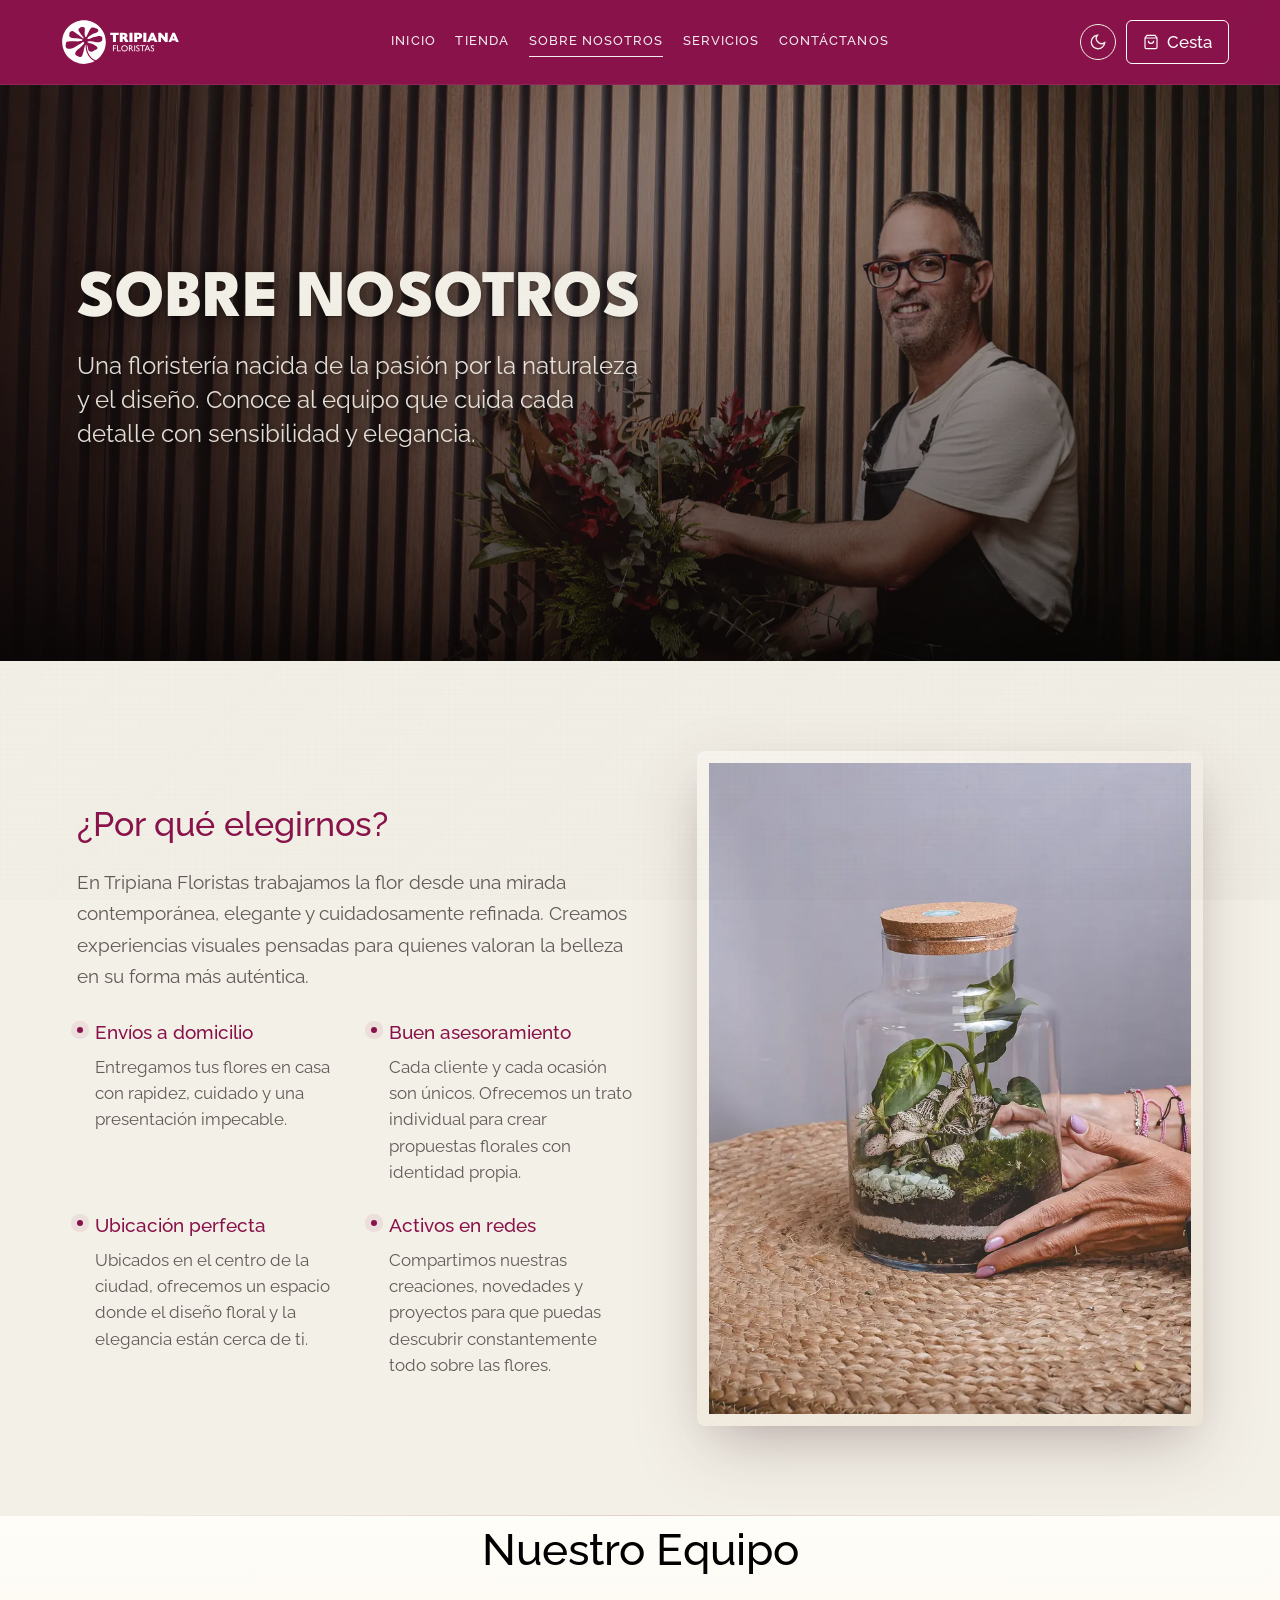
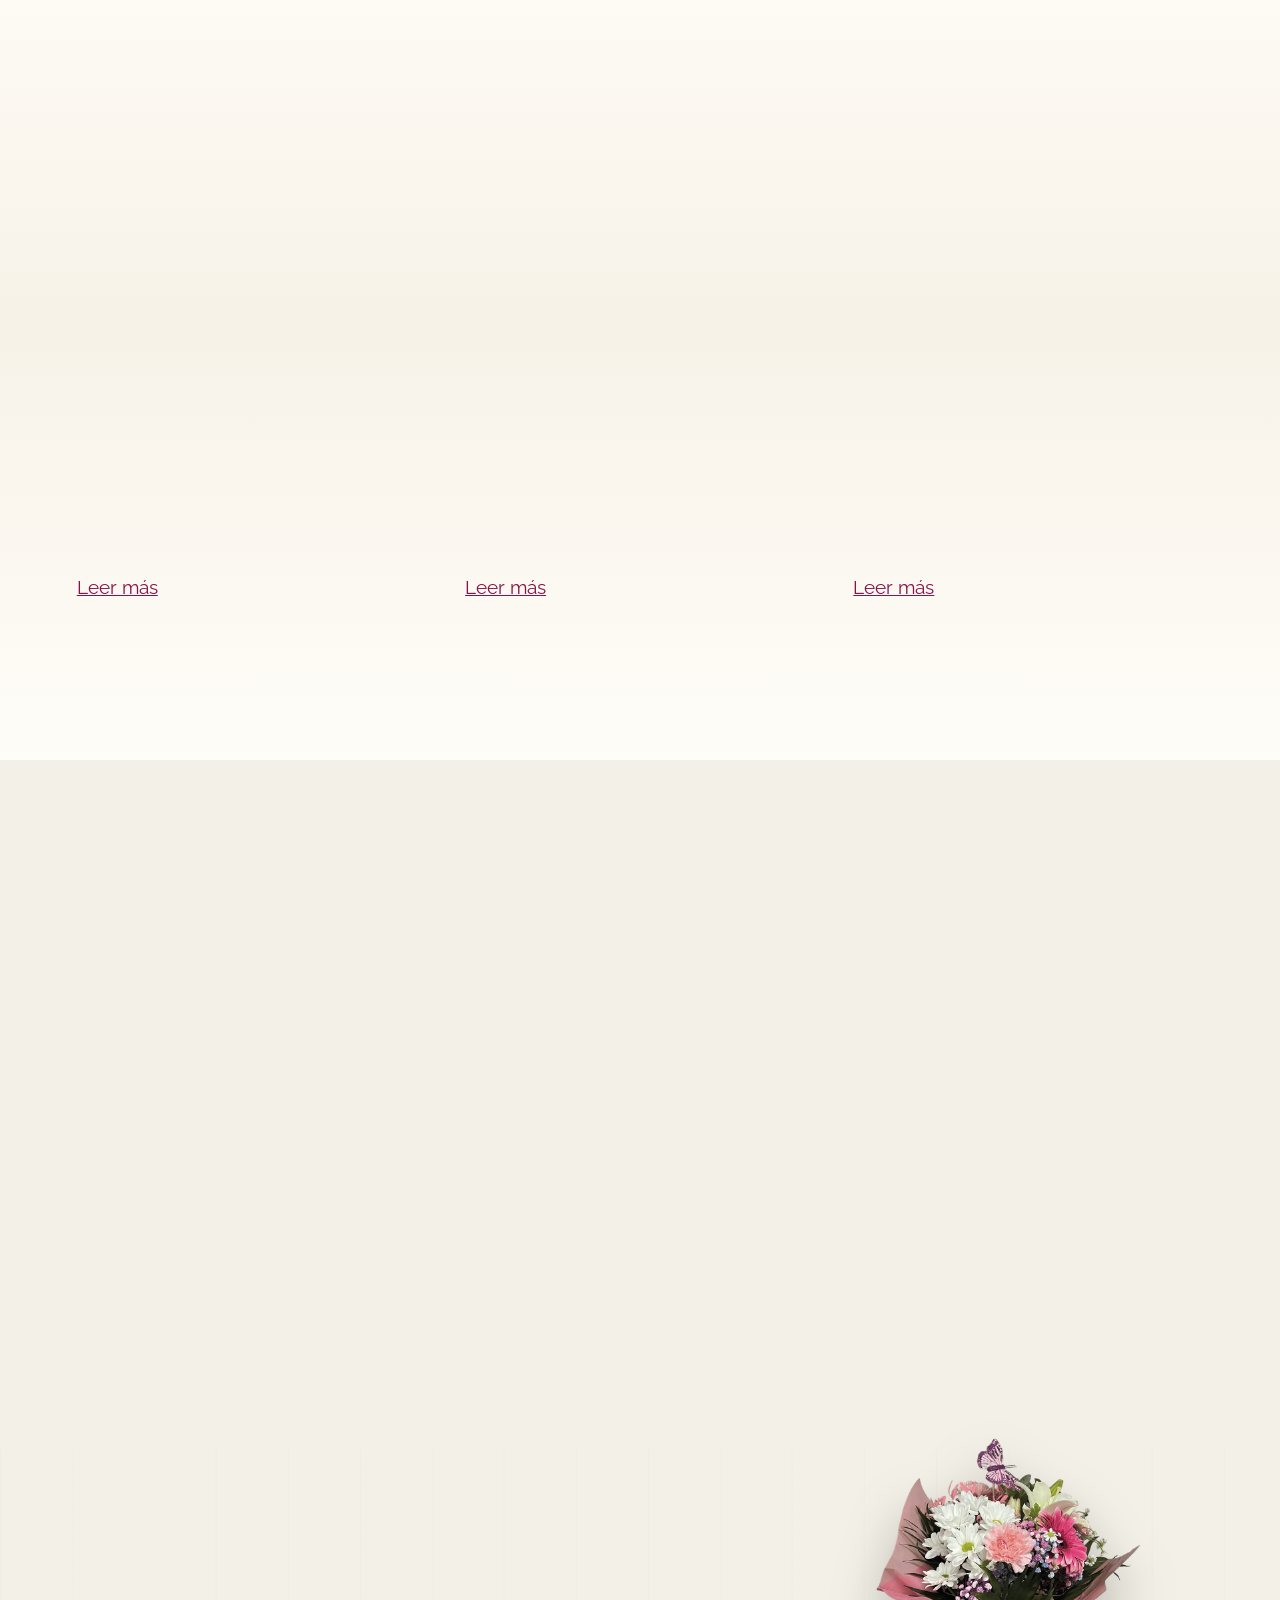
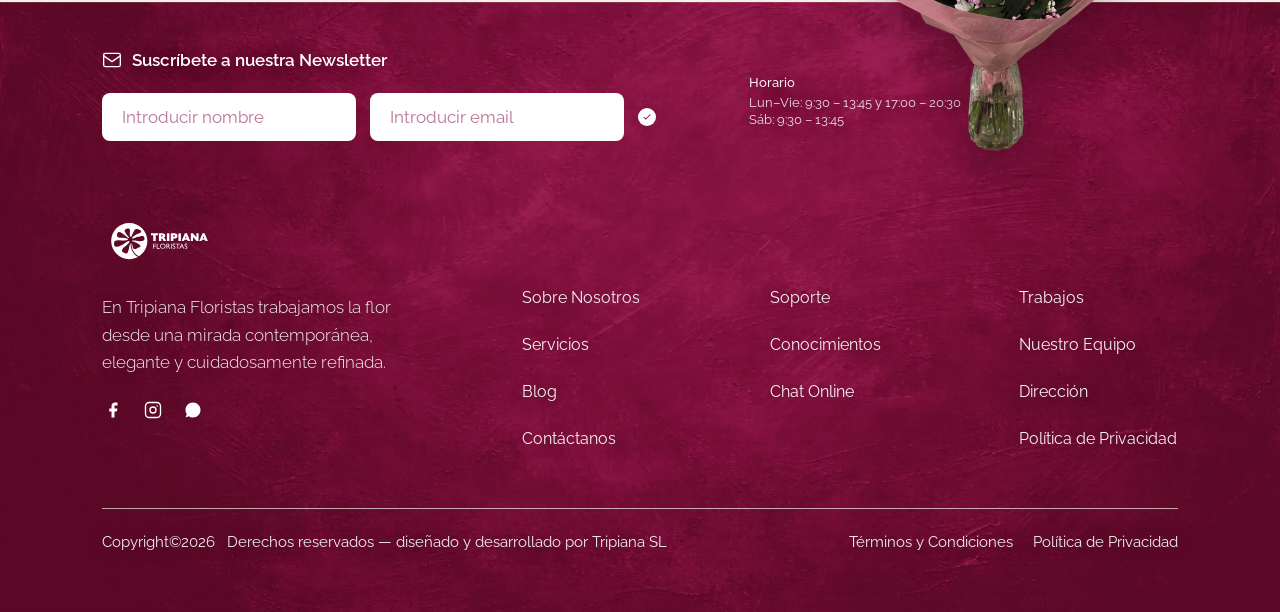
<file: sobre-nosotros.html>
<!doctype html>
<html lang="es">
  <head>
    <meta charset="UTF-8" />
    <meta name="viewport" content="width=device-width, initial-scale=1.0" />
    <title>Tripiana Floristas — Sobre Nosotros</title>
    <link rel="preconnect" href="https://fonts.googleapis.com" />
    <link rel="preconnect" href="https://fonts.gstatic.com" crossorigin />
    <link
      href="https://fonts.googleapis.com/css2?family=League+Spartan:wght@700;800&family=Raleway:ital,wght@0,300;0,400;0,500;0,600;0,700;1,300;1,400&family=Cormorant+Garamond:ital,wght@0,300;0,400;0,500;0,600;1,300;1,400;1,500;1,600&display=swap"
      rel="stylesheet"
    />
    <link rel="stylesheet" href="styles.css" />
    <script src="assets/effects.js" defer></script>
  </head>
  <body>
    <header class="site-header hdr-crimson">
      <a href="index.html" class="logo">
        <img src="assets/logo-flower.svg" class="logo-icon" alt="" />
        <div class="logo-text">
          <span class="logo-name">TRIPIANA</span>
          <span class="logo-sub">FLORISTAS</span>
        </div>
      </a>
      <nav class="site-nav" id="siteNav">
        <a href="index.html">INICIO</a>
        <a href="tienda.html">TIENDA</a>
        <a href="sobre-nosotros.html" class="active">SOBRE NOSOTROS</a>
        <a href="servicios.html">SERVICIOS</a>
        <a href="contacto.html">CONTÁCTANOS</a>
      </nav>
      <div class="header-actions">
        <button class="theme-toggle" id="themeToggle" aria-label="Cambiar modo">
          <svg
            class="icon-moon"
            viewBox="0 0 24 24"
            fill="none"
            stroke="currentColor"
            stroke-width="1.8"
          >
            <path d="M21 12.79A9 9 0 1111.21 3 7 7 0 0021 12.79z" />
          </svg>
          <svg
            class="icon-sun"
            viewBox="0 0 24 24"
            fill="none"
            stroke="currentColor"
            stroke-width="1.8"
          >
            <circle cx="12" cy="12" r="5" />
            <line x1="12" y1="1" x2="12" y2="3" />
            <line x1="12" y1="21" x2="12" y2="23" />
            <line x1="4.22" y1="4.22" x2="5.64" y2="5.64" />
            <line x1="18.36" y1="18.36" x2="19.78" y2="19.78" />
            <line x1="1" y1="12" x2="3" y2="12" />
            <line x1="21" y1="12" x2="23" y2="12" />
            <line x1="4.22" y1="19.78" x2="5.64" y2="18.36" />
            <line x1="18.36" y1="5.64" x2="19.78" y2="4.22" />
          </svg>
        </button>
        <a href="cesta.html" class="cart-btn">
          <svg
            width="16"
            height="16"
            viewBox="0 0 24 24"
            fill="none"
            stroke="currentColor"
            stroke-width="1.8"
          >
            <path d="M6 2L3 6v14a2 2 0 002 2h14a2 2 0 002-2V6l-3-4z" />
            <line x1="3" y1="6" x2="21" y2="6" />
            <path d="M16 10a4 4 0 01-8 0" />
          </svg>
          Cesta
        </a>
        <button
          class="nav-toggle"
          id="navToggle"
          aria-label="Abrir menú"
          aria-expanded="false"
        >
          <svg
            viewBox="0 0 24 24"
            fill="none"
            stroke="currentColor"
            stroke-width="2"
          >
            <line x1="3" y1="7" x2="21" y2="7" />
            <line x1="3" y1="12" x2="21" y2="12" />
            <line x1="3" y1="17" x2="21" y2="17" />
          </svg>
        </button>
      </div>
    </header>

    <section class="hero">
      <img
        class="hero-photo"
        src="fotos web/optimized/floristeria-jero.webp"
        alt=""
        fetchpriority="high"
        decoding="async"
      />
      <div class="hero-content">
        <h1 class="hero-title">Sobre Nosotros</h1>
        <p class="hero-body" style="max-width: 520px">
          Una floristería nacida de la pasión por la naturaleza y el diseño.
          Conoce al equipo que cuida cada detalle con sensibilidad y elegancia.
        </p>
      </div>
    </section>

    <!-- ¿POR QUÉ ELEGIRNOS? -->
    <section class="section">
      <div class="container">
        <div class="why-us-grid">
          <div>
            <h2 class="why-us-head">¿Por qué elegirnos?</h2>
            <p class="why-us-body">
              En Tripiana Floristas trabajamos la flor desde una mirada
              contemporánea, elegante y cuidadosamente refinada. Creamos
              experiencias visuales pensadas para quienes valoran la belleza en
              su forma más auténtica.
            </p>
            <div class="features-grid">
              <div>
                <p class="feature-title">Envíos a domicilio</p>
                <p class="feature-body">
                  Entregamos tus flores en casa con rapidez, cuidado y una
                  presentación impecable.
                </p>
              </div>
              <div>
                <p class="feature-title">Buen asesoramiento</p>
                <p class="feature-body">
                  Cada cliente y cada ocasión son únicos. Ofrecemos un trato
                  individual para crear propuestas florales con identidad
                  propia.
                </p>
              </div>
              <div>
                <p class="feature-title">Ubicación perfecta</p>
                <p class="feature-body">
                  Ubicados en el centro de la ciudad, ofrecemos un espacio donde
                  el diseño floral y la elegancia están cerca de ti.
                </p>
              </div>
              <div>
                <p class="feature-title">Activos en redes</p>
                <p class="feature-body">
                  Compartimos nuestras creaciones, novedades y proyectos para
                  que puedas descubrir constantemente todo sobre las flores.
                </p>
              </div>
            </div>
          </div>
          <div class="why-us-img-ph">
            <div class="img-ph">
              <img
                class="img-real"
                src="fotos web/optimized/tarro-planta.webp"
                alt="Floristería"
                loading="lazy"
                decoding="async"
              />
            </div>
          </div>
        </div>
      </div>
    </section>

    <!-- NUESTRO EQUIPO -->
    <section class="section" style="padding-top: 0">
      <div class="container">
        <h2 class="section-title section-title-black">Nuestro Equipo</h2>
        <div class="team-grid">
          <div class="team-card">
            <div class="team-card-img-ph">
              <div class="img-ph">
                <img
                  class="img-real"
                  src="fotos web/optimized/foto-jero.webp"
                  alt="Jeronimo Tripiana"
                  loading="lazy"
                  decoding="async"
                />
              </div>
            </div>
            <h3 class="team-name">Jeronimo Tripiana</h3>
            <p class="team-role">CEO y Fundador.</p>
            <p class="team-desc">
              Dirige Tripiana Floristas con una visión creativa y exigente,
              combinando experiencia, elegancia y atención.
            </p>
            <a href="contacto.html" class="team-more">Leer más</a>
          </div>
          <div class="team-card">
            <div class="team-card-img-ph">
              <div class="img-ph">
                <img
                  class="img-real"
                  src="fotos web/optimized/fotos-web-03.webp"
                  alt="Diseño floral"
                  loading="lazy"
                  decoding="async"
                />
              </div>
            </div>
            <h3 class="team-name">Alejandro Valero</h3>
            <p class="team-role">Gestor Financiero.</p>
            <p class="team-desc">
              Gestiona y controla las finanzas de la empresa, asegurando orden,
              precisión y estabilidad económica.
            </p>
            <a href="contacto.html" class="team-more">Leer más</a>
          </div>
          <div class="team-card">
            <div class="team-card-img-ph">
              <div class="img-ph">
                <img
                  class="img-real"
                  src="fotos web/optimized/fotos-web-04.webp"
                  alt="Atención al cliente"
                  loading="lazy"
                  decoding="async"
                />
              </div>
            </div>
            <h3 class="team-name">Álvaro Montclar</h3>
            <p class="team-role">Embajador Floral.</p>
            <p class="team-desc">
              Encargado de realizar las entregas de forma profesional,
              garantizando que cada composición llegue a su lugar.
            </p>
            <a href="contacto.html" class="team-more">Leer más</a>
          </div>
        </div>
      </div>
    </section>

    <!-- TESTIMONIALS -->
    <section class="testimonial-section">
      <div class="container">
        <h2 class="section-title section-title-black">Opiniones</h2>
        <div class="testimonial-carousel">
          <div class="testimonial-slide active">
            <p class="testimonial-quote">
              "Elegí a Tripiana para el día de mi boda y la experiencia fue todo
              un acierto. Cuidaron cada detalle floral, desde el ramo de novia
              hasta la decoración del altar, transmitiendo sensibilidad y
              elegancia en cada rincón."
            </p>
            <div class="testimonial-avatar">
              <div class="img-ph" style="border-radius: 50%">
                <img
                  class="img-real"
                  src="fotos web/optimized/foto-jero.webp"
                  alt=""
                  loading="lazy"
                  decoding="async"
                />
              </div>
            </div>
            <p class="testimonial-name">Cristina</p>
          </div>
          <div class="testimonial-slide">
            <p class="testimonial-quote">
              "El ramo llegó precioso, con una combinación de colores muy
              cuidada y una presentación impecable. Se notaba el cariño en cada
              detalle."
            </p>
            <div class="testimonial-avatar">
              <div class="img-ph" style="border-radius: 50%">
                <img
                  class="img-real"
                  src="fotos web/optimized/floristeria-jero.webp"
                  alt=""
                  loading="lazy"
                  decoding="async"
                />
              </div>
            </div>
            <p class="testimonial-name">María</p>
          </div>
          <div class="testimonial-slide">
            <p class="testimonial-quote">
              "Nos asesoraron con muchísima paciencia y acertaron de lleno con
              el estilo. Todo quedó elegante, natural y muy especial."
            </p>
            <div class="testimonial-avatar">
              <div class="img-ph" style="border-radius: 50%">
                <img
                  class="img-real"
                  src="fotos web/optimized/coche-con-flores-ok.webp"
                  alt=""
                  loading="lazy"
                  decoding="async"
                />
              </div>
            </div>
            <p class="testimonial-name">Laura</p>
          </div>
        </div>
        <div class="testimonial-dots">
          <button
            class="dot active"
            type="button"
            aria-label="Testimonio 1"
          ></button>
          <button class="dot" type="button" aria-label="Testimonio 2"></button>
          <button class="dot" type="button" aria-label="Testimonio 3"></button>
        </div>
      </div>
    </section>

    <footer class="site-footer">
      <div class="footer-texture"></div>
      <div class="footer-nl">
        <div class="footer-nl-left">
          <p class="footer-nl-label">
            <svg
              width="20"
              height="20"
              viewBox="0 0 24 24"
              fill="none"
              stroke="currentColor"
              stroke-width="1.6"
            >
              <rect x="2" y="4" width="20" height="16" rx="2" />
              <path d="M2 7l10 7 10-7" /></svg
            >Suscríbete a nuestra Newsletter
          </p>
          <div class="footer-nl-form">
            <input
              class="footer-input"
              type="text"
              placeholder="Introducir nombre"
            />
            <input
              class="footer-input"
              type="email"
              placeholder="Introducir email"
            />
            <button class="footer-check-btn" aria-label="Enviar">
              <svg
                width="14"
                height="14"
                viewBox="0 0 24 24"
                fill="none"
                stroke="currentColor"
                stroke-width="2.5"
              >
                <polyline points="20 6 9 17 4 12" />
              </svg>
            </button>
          </div>
        </div>
        <div class="footer-schedule-inline">
          <strong>Horario</strong>Lun–Vie: 9:30 – 13:45 y 17:00 – 20:30<br />Sáb:
          9:30 – 13:45
        </div>
        <div class="footer-bouquet">
          <div class="img-ph">
            <img
              class="img-contain"
              src="fotos web/optimized/fotos-web-11.webp"
              alt="Ramo"
              loading="lazy"
              decoding="async"
            />
          </div>
        </div>
      </div>
      <div class="footer-main">
        <div class="footer-brand">
          <div class="footer-logo">
            <img src="assets/logo-flower.svg" class="footer-logo-icon" alt="" />
            <div class="footer-logo-text logo-text">
              <span class="logo-name">TRIPIANA</span
              ><span class="logo-sub">FLORISTAS</span>
            </div>
          </div>
          <p class="footer-brand-desc">
            En Tripiana Floristas trabajamos la flor desde una mirada
            contemporánea, elegante y cuidadosamente refinada.
          </p>
          <div class="footer-social">
            <a
              class="footer-social-btn"
              aria-label="Facebook"
              href="http://www.facebook.com/TripianaFloristas/"
              target="_blank"
              rel="noopener"
              ><svg
                width="18"
                height="18"
                viewBox="0 0 24 24"
                fill="currentColor"
              >
                <path
                  d="M18 2h-3a5 5 0 00-5 5v3H7v4h3v8h4v-8h3l1-4h-4V7a1 1 0 011-1h3z"
                /></svg
            ></a>
            <a
              class="footer-social-btn"
              aria-label="Instagram"
              href="https://www.instagram.com/tripianafloristas/"
              target="_blank"
              rel="noopener"
              ><svg
                width="18"
                height="18"
                viewBox="0 0 24 24"
                fill="none"
                stroke="currentColor"
                stroke-width="1.8"
              >
                <rect x="2" y="2" width="20" height="20" rx="5" />
                <circle cx="12" cy="12" r="4" />
                <circle
                  cx="17.5"
                  cy="6.5"
                  r="1"
                  fill="currentColor"
                  stroke="none"
                /></svg
            ></a>
            <a
              class="footer-social-btn"
              aria-label="WhatsApp"
              href="https://web.whatsapp.com/send?phone=607921180&text=Hola!%20Necesito%20saber..."
              target="_blank"
              rel="noopener"
              ><svg
                width="18"
                height="18"
                viewBox="0 0 24 24"
                fill="currentColor"
              >
                <path
                  d="M17.472 14.382c-.297-.149-1.758-.867-2.03-.967-.273-.099-.471-.148-.67.15-.197.297-.767.966-.94 1.164-.173.199-.347.223-.644.075-.297-.15-1.255-.463-2.39-1.475-.883-.788-1.48-1.761-1.653-2.059-.173-.297-.018-.458.13-.606.134-.133.298-.347.446-.52.149-.174.198-.298.298-.497.099-.198.05-.371-.025-.52-.075-.149-.669-1.612-.916-2.207-.242-.579-.487-.5-.669-.51-.173-.008-.371-.01-.57-.01-.198 0-.52.074-.792.372-.272.297-1.04 1.016-1.04 2.479 0 1.462 1.065 2.875 1.213 3.074.149.198 2.096 3.2 5.077 4.487.709.306 1.262.489 1.694.625.712.227 1.36.195 1.871.118.571-.085 1.758-.719 2.006-1.413.248-.694.248-1.289.173-1.413-.074-.124-.272-.198-.57-.347zM11.99 2C6.469 2 2 6.47 2 11.99c0 2.108.62 4.072 1.693 5.717L2 22l4.418-1.666C8.006 21.375 9.96 22 11.99 22 17.51 22 22 17.53 22 12.01 22 6.47 17.51 2 11.99 2z"
                /></svg
            ></a>
          </div>
        </div>
        <div class="footer-links-grid">
          <div class="footer-link-col">
            <a href="sobre-nosotros.html">Sobre Nosotros</a
            ><a href="servicios.html">Servicios</a><a href="blog.html">Blog</a
            ><a href="contacto.html">Contáctanos</a>
          </div>
          <div class="footer-link-col">
            <a href="#">Soporte</a><a href="#">Conocimientos</a
            ><a href="#">Chat Online</a>
          </div>
          <div class="footer-link-col">
            <a href="#">Trabajos</a
            ><a href="sobre-nosotros.html">Nuestro Equipo</a
            ><a href="#">Dirección</a
            ><a href="politica.html">Política de Privacidad</a>
          </div>
        </div>
      </div>
      <div class="footer-bottom">
        <div style="display: flex; gap: 12px; flex-wrap: wrap">
          <span>Copyright©2026</span
          ><span>Derechos reservados — diseñado y desarrollado por Tripiana SL</span>
        </div>
        <div class="footer-bottom-right">
          <a href="#">Términos y Condiciones</a
          ><a href="politica.html">Política de Privacidad</a>
        </div>
      </div>
    </footer>

    <script>
      (function () {
        var t = document.getElementById("navToggle"),
          n = document.getElementById("siteNav");
        if (!t || !n) return;
        t.addEventListener("click", function () {
          var o = n.classList.toggle("open");
          t.setAttribute("aria-expanded", o ? "true" : "false");
        });
      })();
      (function () {
        var sections = document.querySelectorAll(".testimonial-section");
        sections.forEach(function (section) {
          var slides = section.querySelectorAll(".testimonial-slide");
          var dots = section.querySelectorAll(".testimonial-dots .dot");
          var current = 0;
          if (slides.length < 2) return;
          function showSlide(i) {
            slides[current].classList.remove("active");
            dots[current].classList.remove("active");
            current = i;
            slides[current].classList.add("active");
            dots[current].classList.add("active");
          }
          dots.forEach(function (dot, i) {
            dot.addEventListener("click", function () {
              showSlide(i);
            });
          });
          setInterval(function () {
            var next = current + 1;
            if (next >= slides.length) next = 0;
            showSlide(next);
          }, 4000);
        });
      })();
    </script>
  </body>
</html>
</file>
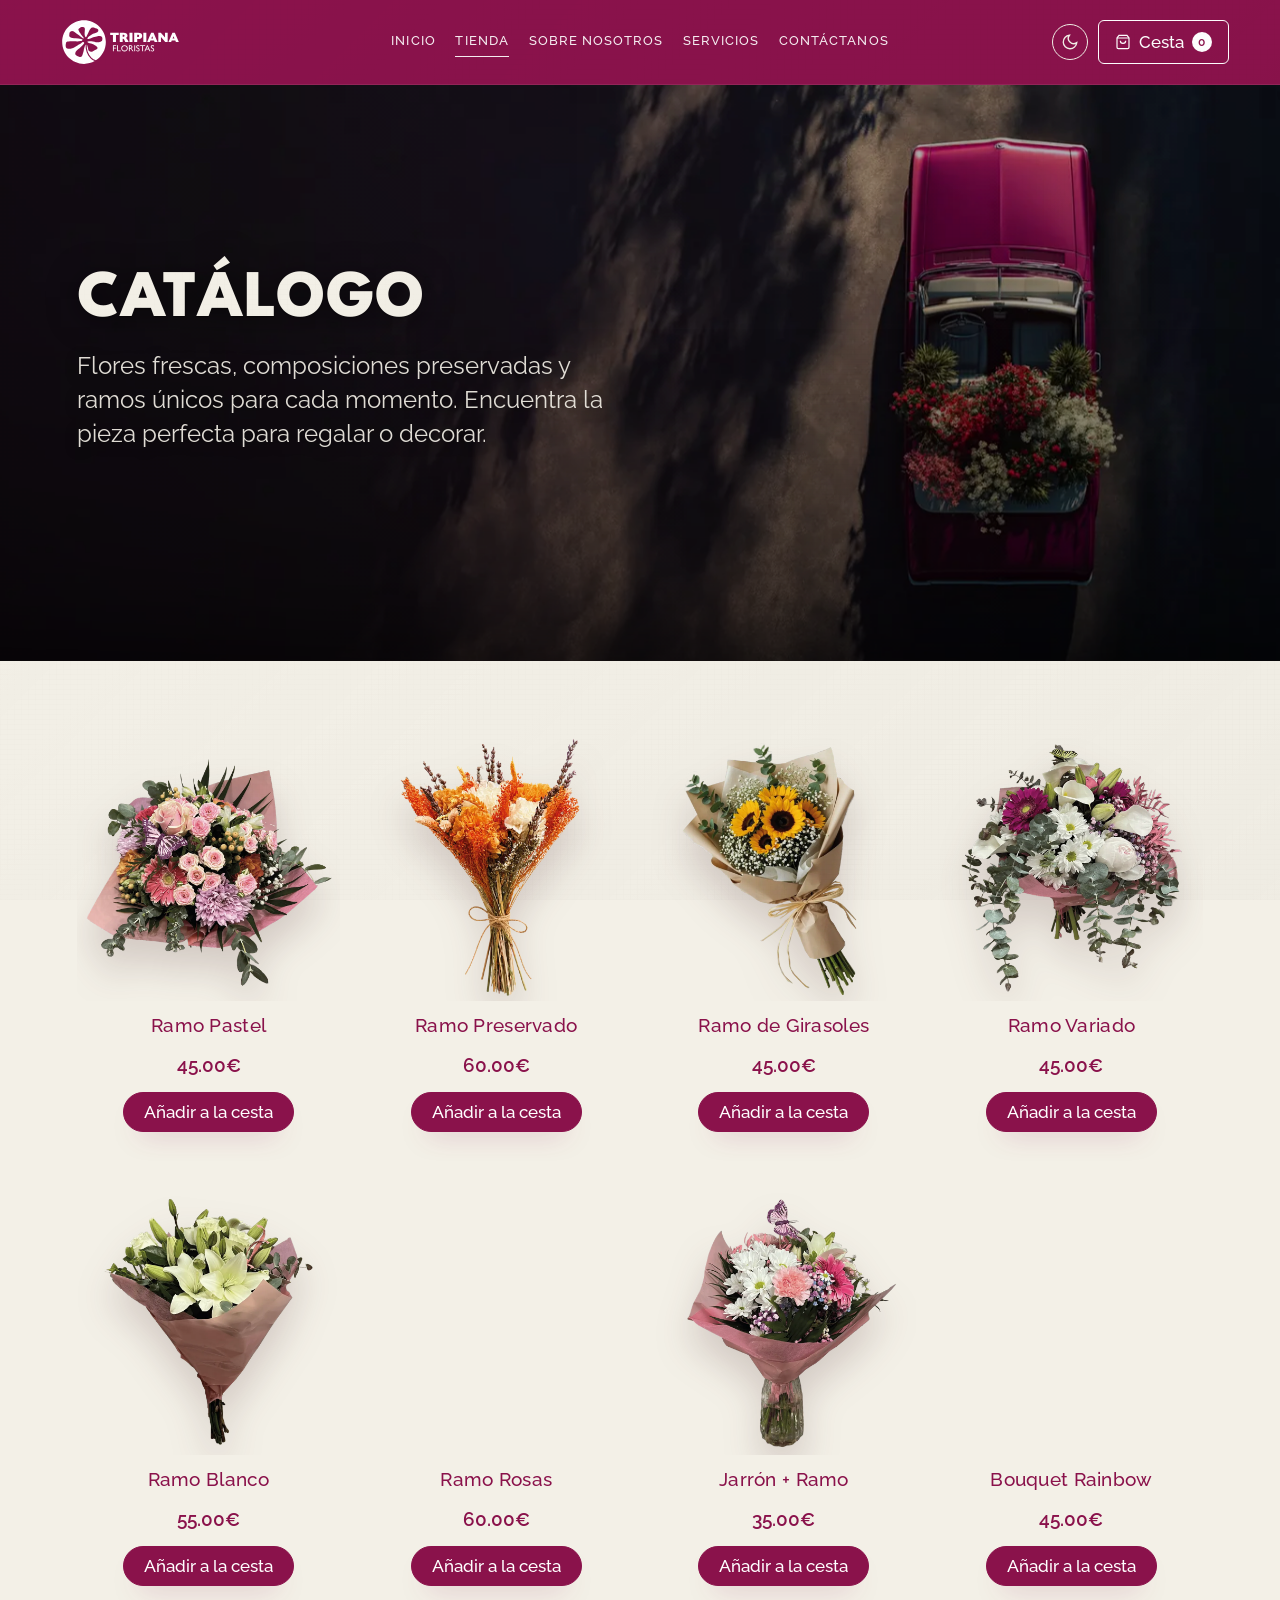
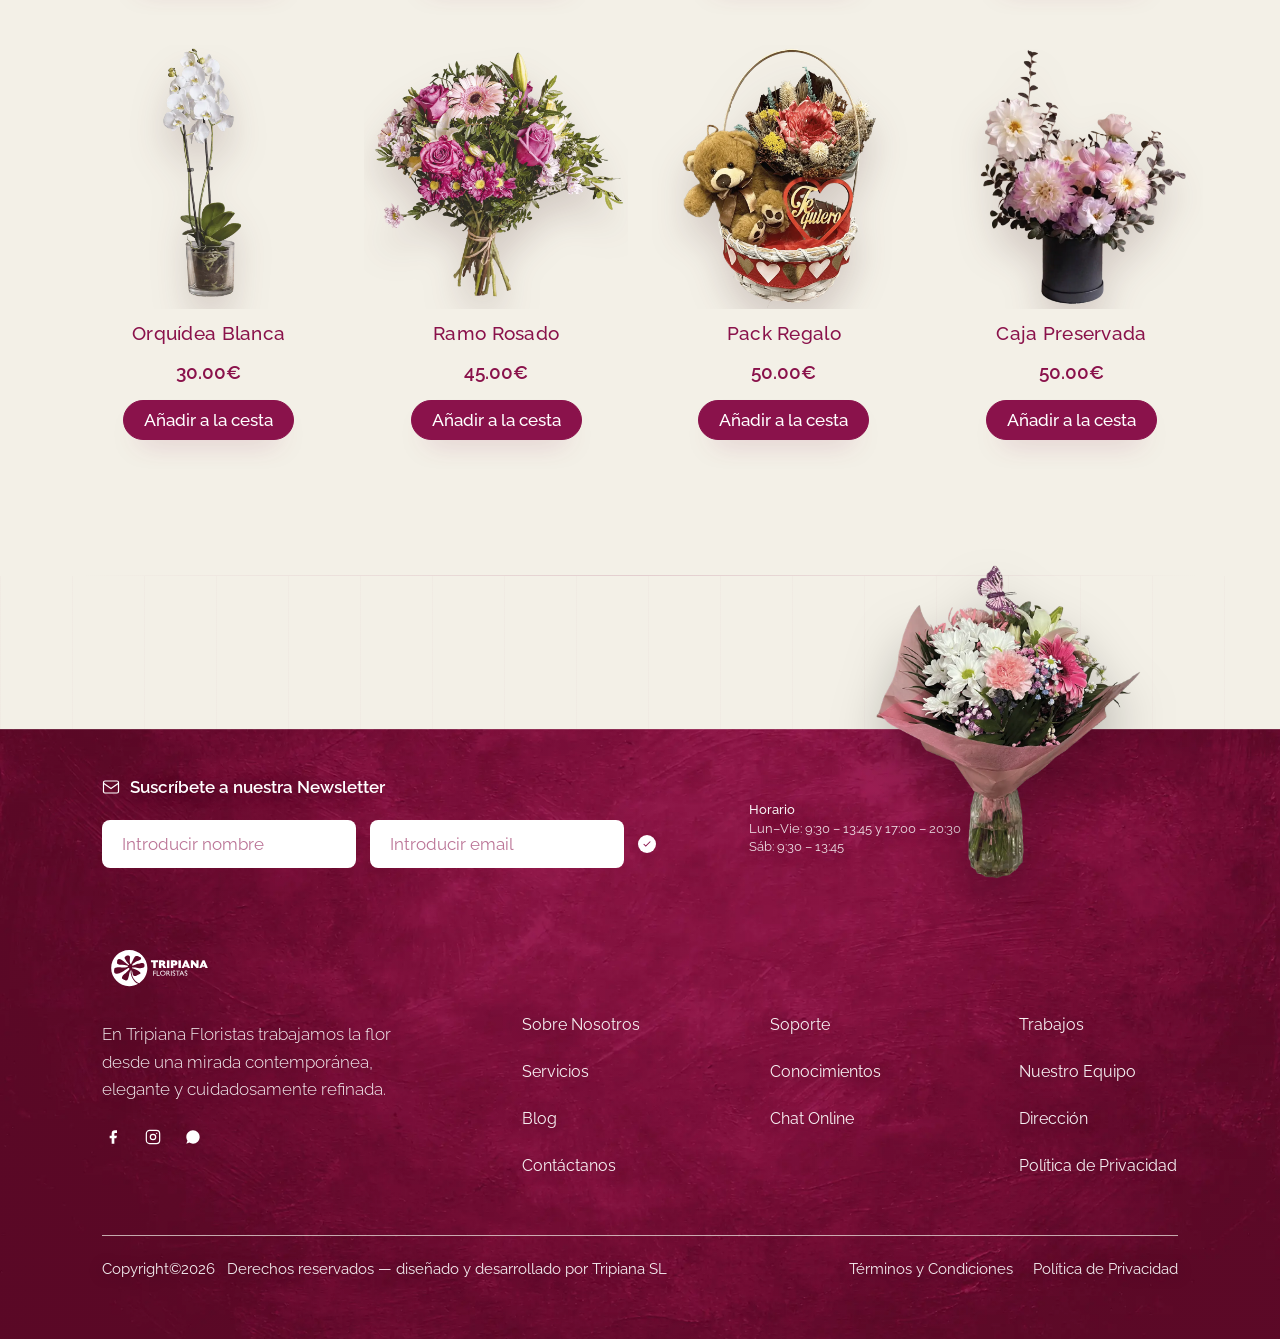
<file: tienda.html>
<!doctype html>
<html lang="es">
  <head>
    <meta charset="UTF-8" />
    <meta name="viewport" content="width=device-width, initial-scale=1.0" />
    <title>Tripiana Floristas — Catálogo</title>
    <link rel="preconnect" href="https://fonts.googleapis.com" />
    <link rel="preconnect" href="https://fonts.gstatic.com" crossorigin />
    <link
      href="https://fonts.googleapis.com/css2?family=League+Spartan:wght@700;800&family=Raleway:ital,wght@0,300;0,400;0,500;0,600;0,700;1,300;1,400&family=Cormorant+Garamond:ital,wght@0,300;0,400;0,500;0,600;1,300;1,400;1,500;1,600&display=swap"
      rel="stylesheet"
    />
    <link rel="stylesheet" href="styles.css" />
    <script src="assets/effects.js" defer></script>
  </head>
  <body>
    <header class="site-header hdr-crimson">
      <a href="index.html" class="logo">
        <img src="assets/logo-flower.svg" class="logo-icon" alt="" />
        <div class="logo-text">
          <span class="logo-name">TRIPIANA</span>
          <span class="logo-sub">FLORISTAS</span>
        </div>
      </a>
      <nav class="site-nav" id="siteNav">
        <a href="index.html">INICIO</a>
        <a href="tienda.html" class="active">TIENDA</a>
        <a href="sobre-nosotros.html">SOBRE NOSOTROS</a>
        <a href="servicios.html">SERVICIOS</a>
        <a href="contacto.html">CONTÁCTANOS</a>
      </nav>
      <div class="header-actions">
        <button class="theme-toggle" id="themeToggle" aria-label="Cambiar modo">
          <svg
            class="icon-moon"
            viewBox="0 0 24 24"
            fill="none"
            stroke="currentColor"
            stroke-width="1.8"
          >
            <path d="M21 12.79A9 9 0 1111.21 3 7 7 0 0021 12.79z" />
          </svg>
          <svg
            class="icon-sun"
            viewBox="0 0 24 24"
            fill="none"
            stroke="currentColor"
            stroke-width="1.8"
          >
            <circle cx="12" cy="12" r="5" />
            <line x1="12" y1="1" x2="12" y2="3" />
            <line x1="12" y1="21" x2="12" y2="23" />
            <line x1="4.22" y1="4.22" x2="5.64" y2="5.64" />
            <line x1="18.36" y1="18.36" x2="19.78" y2="19.78" />
            <line x1="1" y1="12" x2="3" y2="12" />
            <line x1="21" y1="12" x2="23" y2="12" />
            <line x1="4.22" y1="19.78" x2="5.64" y2="18.36" />
            <line x1="18.36" y1="5.64" x2="19.78" y2="4.22" />
          </svg>
        </button>
        <a href="cesta.html" class="cart-btn">
          <svg
            width="16"
            height="16"
            viewBox="0 0 24 24"
            fill="none"
            stroke="currentColor"
            stroke-width="1.8"
          >
            <path d="M6 2L3 6v14a2 2 0 002 2h14a2 2 0 002-2V6l-3-4z" />
            <line x1="3" y1="6" x2="21" y2="6" />
            <path d="M16 10a4 4 0 01-8 0" />
          </svg>
          Cesta <span class="cart-count" id="cartCount">0</span>
        </a>
        <button
          class="nav-toggle"
          id="navToggle"
          aria-label="Abrir menú"
          aria-expanded="false"
        >
          <svg
            viewBox="0 0 24 24"
            fill="none"
            stroke="currentColor"
            stroke-width="2"
          >
            <line x1="3" y1="7" x2="21" y2="7" />
            <line x1="3" y1="12" x2="21" y2="12" />
            <line x1="3" y1="17" x2="21" y2="17" />
          </svg>
        </button>
      </div>
    </header>

    <section class="hero">
      <img class="hero-photo" src="fotos web/optimized/coche-con-flores-ok.webp" alt="" fetchpriority="high" decoding="async">
      <div class="hero-content">
        <h1 class="hero-title">Catálogo</h1>
        <p class="hero-body" style="max-width: 480px">
          Flores frescas, composiciones preservadas y ramos únicos para cada
          momento. Encuentra la pieza perfecta para regalar o decorar.
        </p>
      </div>
    </section>

    <section class="catalog-section">
      <div class="container">
        <div class="catalog-row">
          <div class="catalog-grid">
            <div class="catalog-card">
              <div class="img-ph">
                <img
                  class="img-contain"
                  src="fotos web/optimized/fotos-web-13.webp"
                  alt="Ramo Pastel"
                  loading="lazy"
                  decoding="async"
                />
              </div>
              <span class="catalog-card-name">Ramo Pastel</span
              ><span class="catalog-card-price">45.00€</span
              ><button class="catalog-add-btn" type="button">
                Añadir a la cesta
              </button>
            </div>
            <div class="catalog-card">
              <div class="img-ph">
                <img
                  class="img-contain"
                  src="fotos web/optimized/fotos-web-05.webp"
                  alt="Ramo Preservado"
                  loading="lazy"
                  decoding="async"
                />
              </div>
              <span class="catalog-card-name">Ramo Preservado</span
              ><span class="catalog-card-price">60.00€</span
              ><button class="catalog-add-btn" type="button">
                Añadir a la cesta
              </button>
            </div>
            <div class="catalog-card">
              <div class="img-ph">
                <img
                  class="img-contain"
                  src="fotos web/optimized/fotos-web-10.webp"
                  alt="Ramo de Girasoles"
                  loading="lazy"
                  decoding="async"
                />
              </div>
              <span class="catalog-card-name">Ramo de Girasoles</span
              ><span class="catalog-card-price">45.00€</span
              ><button class="catalog-add-btn" type="button">
                Añadir a la cesta
              </button>
            </div>
            <div class="catalog-card">
              <div class="img-ph">
                <img
                  class="img-contain"
                  src="fotos web/optimized/fotos-web-12.webp"
                  alt="Ramo Variado"
                  loading="lazy"
                  decoding="async"
                />
              </div>
              <span class="catalog-card-name">Ramo Variado</span
              ><span class="catalog-card-price">45.00€</span
              ><button class="catalog-add-btn" type="button">
                Añadir a la cesta
              </button>
            </div>
          </div>
        </div>
        <div class="catalog-row">
          <div class="catalog-grid">
            <div class="catalog-card">
              <div class="img-ph">
                <img
                  class="img-contain"
                  src="fotos web/optimized/fotos-web-07.webp"
                  alt="Ramo Blanco"
                  loading="lazy"
                  decoding="async"
                />
              </div>
              <span class="catalog-card-name">Ramo Blanco</span
              ><span class="catalog-card-price">55.00€</span
              ><button class="catalog-add-btn" type="button">
                Añadir a la cesta
              </button>
            </div>
            <div class="catalog-card">
              <div class="img-ph">
                <img
                  class="img-contain"
                  src="fotos web/optimized/fotos-web-09.webp"
                  alt="Ramo Rosas"
                  loading="lazy"
                  decoding="async"
                />
              </div>
              <span class="catalog-card-name">Ramo Rosas</span
              ><span class="catalog-card-price">60.00€</span
              ><button class="catalog-add-btn" type="button">
                Añadir a la cesta
              </button>
            </div>
            <div class="catalog-card">
              <div class="img-ph">
                <img
                  class="img-contain"
                  src="fotos web/optimized/fotos-web-11.webp"
                  alt="Jarrón + Ramo"
                  loading="lazy"
                  decoding="async"
                />
              </div>
              <span class="catalog-card-name">Jarrón + Ramo</span
              ><span class="catalog-card-price">35.00€</span
              ><button class="catalog-add-btn" type="button">
                Añadir a la cesta
              </button>
            </div>
            <div class="catalog-card">
              <div class="img-ph">
                <img
                  class="img-contain"
                  src="fotos web/optimized/fotos-web-06.webp"
                  alt="Bouquet Rainbow"
                  loading="lazy"
                  decoding="async"
                />
              </div>
              <span class="catalog-card-name">Bouquet Rainbow</span
              ><span class="catalog-card-price">45.00€</span
              ><button class="catalog-add-btn" type="button">
                Añadir a la cesta
              </button>
            </div>
          </div>
        </div>
        <div class="catalog-row">
          <div class="catalog-grid">
            <div class="catalog-card">
              <div class="img-ph">
                <img
                  class="img-contain"
                  src="fotos web/optimized/fotos-web-08.webp"
                  alt="Orquídea Blanca"
                  loading="lazy"
                  decoding="async"
                />
              </div>
              <span class="catalog-card-name">Orquídea Blanca</span
              ><span class="catalog-card-price">30.00€</span
              ><button class="catalog-add-btn" type="button">
                Añadir a la cesta
              </button>
            </div>
            <div class="catalog-card">
              <div class="img-ph">
                <img
                  class="img-contain"
                  src="fotos web/optimized/fotos-web-14.webp"
                  alt="Ramo Rosado"
                  loading="lazy"
                  decoding="async"
                />
              </div>
              <span class="catalog-card-name">Ramo Rosado</span
              ><span class="catalog-card-price">45.00€</span
              ><button class="catalog-add-btn" type="button">
                Añadir a la cesta
              </button>
            </div>
            <div class="catalog-card">
              <div class="img-ph">
                <img
                  class="img-contain"
                  src="fotos web/optimized/fotos-web-15.webp"
                  alt="Pack Regalo"
                  loading="lazy"
                  decoding="async"
                />
              </div>
              <span class="catalog-card-name">Pack Regalo</span
              ><span class="catalog-card-price">50.00€</span
              ><button class="catalog-add-btn" type="button">
                Añadir a la cesta
              </button>
            </div>
            <div class="catalog-card">
              <div class="img-ph">
                <img
                  class="img-contain"
                  src="fotos web/optimized/fotos-web-01.webp"
                  alt="Caja Preservada"
                  loading="lazy"
                  decoding="async"
                />
              </div>
              <span class="catalog-card-name">Caja Preservada</span
              ><span class="catalog-card-price">50.00€</span
              ><button class="catalog-add-btn" type="button">
                Añadir a la cesta
              </button>
            </div>
          </div>
        </div>
      </div>
    </section>

    <footer class="site-footer">
      <div class="footer-texture"></div>
      <div class="footer-nl">
        <div class="footer-nl-left">
          <p class="footer-nl-label">
            <svg
              width="18"
              height="18"
              viewBox="0 0 24 24"
              fill="none"
              stroke="currentColor"
              stroke-width="1.6"
            >
              <rect x="2" y="4" width="20" height="16" rx="2" />
              <path d="M2 7l10 7 10-7" /></svg
            >Suscríbete a nuestra Newsletter
          </p>
          <div class="footer-nl-form">
            <input
              class="footer-input"
              type="text"
              placeholder="Introducir nombre"
            />
            <input
              class="footer-input"
              type="email"
              placeholder="Introducir email"
            />
            <button class="footer-check-btn" aria-label="Enviar">
              <svg
                width="14"
                height="14"
                viewBox="0 0 24 24"
                fill="none"
                stroke="currentColor"
                stroke-width="2.5"
              >
                <polyline points="20 6 9 17 4 12" />
              </svg>
            </button>
          </div>
        </div>
        <div class="footer-schedule-inline">
          <strong>Horario</strong>
          Lun–Vie: 9:30 – 13:45 y 17:00 – 20:30<br />
          Sáb: 9:30 – 13:45
        </div>
        <div class="footer-bouquet">
          <div class="img-ph">
            <img
              class="img-contain"
              src="fotos web/optimized/fotos-web-11.webp"
              alt="Ramo"
              loading="lazy"
              decoding="async"
            />
          </div>
        </div>
      </div>
      <div class="footer-main">
        <div class="footer-brand">
          <div class="footer-logo">
            <img src="assets/logo-flower.svg" class="footer-logo-icon" alt="" />
            <div class="footer-logo-text logo-text">
              <span class="logo-name">TRIPIANA</span
              ><span class="logo-sub">FLORISTAS</span>
            </div>
          </div>
          <p class="footer-brand-desc">
            En Tripiana Floristas trabajamos la flor desde una mirada
            contemporánea, elegante y cuidadosamente refinada.
          </p>
          <div class="footer-social">
            <a class="footer-social-btn" aria-label="Facebook" href="http://www.facebook.com/TripianaFloristas/" target="_blank" rel="noopener">
              <svg
                width="16"
                height="16"
                viewBox="0 0 24 24"
                fill="currentColor"
              >
                <path
                  d="M18 2h-3a5 5 0 00-5 5v3H7v4h3v8h4v-8h3l1-4h-4V7a1 1 0 011-1h3z"
                />
              </svg>
            </a>
            <a class="footer-social-btn" aria-label="Instagram" href="https://www.instagram.com/tripianafloristas/" target="_blank" rel="noopener">
              <svg
                width="16"
                height="16"
                viewBox="0 0 24 24"
                fill="none"
                stroke="currentColor"
                stroke-width="1.8"
              >
                <rect x="2" y="2" width="20" height="20" rx="5" />
                <circle cx="12" cy="12" r="4" />
                <circle
                  cx="17.5"
                  cy="6.5"
                  r="1"
                  fill="currentColor"
                  stroke="none"
                />
              </svg>
            </a>
            <a class="footer-social-btn" aria-label="WhatsApp" href="https://web.whatsapp.com/send?phone=607921180&text=Hola!%20Necesito%20saber..." target="_blank" rel="noopener">
              <svg
                width="16"
                height="16"
                viewBox="0 0 24 24"
                fill="currentColor"
              >
                <path
                  d="M17.472 14.382c-.297-.149-1.758-.867-2.03-.967-.273-.099-.471-.148-.67.15-.197.297-.767.966-.94 1.164-.173.199-.347.223-.644.075-.297-.15-1.255-.463-2.39-1.475-.883-.788-1.48-1.761-1.653-2.059-.173-.297-.018-.458.13-.606.134-.133.298-.347.446-.52.149-.174.198-.298.298-.497.099-.198.05-.371-.025-.52-.075-.149-.669-1.612-.916-2.207-.242-.579-.487-.5-.669-.51-.173-.008-.371-.01-.57-.01-.198 0-.52.074-.792.372-.272.297-1.04 1.016-1.04 2.479 0 1.462 1.065 2.875 1.213 3.074.149.198 2.096 3.2 5.077 4.487.709.306 1.262.489 1.694.625.712.227 1.36.195 1.871.118.571-.085 1.758-.719 2.006-1.413.248-.694.248-1.289.173-1.413-.074-.124-.272-.198-.57-.347zM11.99 2C6.469 2 2 6.47 2 11.99c0 2.108.62 4.072 1.693 5.717L2 22l4.418-1.666C8.006 21.375 9.96 22 11.99 22 17.51 22 22 17.53 22 12.01 22 6.47 17.51 2 11.99 2z"
                />
              </svg>
            </a>
          </div>
        </div>
        <div class="footer-links-grid">
          <div class="footer-link-col">
            <a href="sobre-nosotros.html">Sobre Nosotros</a
            ><a href="servicios.html">Servicios</a><a href="blog.html">Blog</a
            ><a href="contacto.html">Contáctanos</a>
          </div>
          <div class="footer-link-col">
            <a href="#">Soporte</a><a href="#">Conocimientos</a
            ><a href="#">Chat Online</a>
          </div>
          <div class="footer-link-col">
            <a href="#">Trabajos</a
            ><a href="sobre-nosotros.html">Nuestro Equipo</a
            ><a href="#">Dirección</a
            ><a href="politica.html">Política de Privacidad</a>
          </div>
        </div>
      </div>
      <div class="footer-bottom">
        <div style="display: flex; gap: 12px; flex-wrap: wrap">
          <span>Copyright©2026</span
          ><span>Derechos reservados — diseñado y desarrollado por Tripiana SL</span>
        </div>
        <div class="footer-bottom-right">
          <a href="#">Términos y Condiciones</a
          ><a href="politica.html">Política de Privacidad</a>
        </div>
      </div>
    </footer>

    <script>
      (function () {
        var t = document.getElementById("navToggle"),
          n = document.getElementById("siteNav");
        if (!t || !n) return;
        t.addEventListener("click", function () {
          var o = n.classList.toggle("open");
          t.setAttribute("aria-expanded", o ? "true" : "false");
        });
      })();
      (function () {
        var MAX_CART_ITEMS = 9;
        var count = document.getElementById("cartCount");
        var buttons = document.querySelectorAll(".catalog-add-btn");
        function getCart() {
          return JSON.parse(localStorage.getItem("tripianaCesta") || "[]");
        }
        function saveCart(c) {
          localStorage.setItem("tripianaCesta", JSON.stringify(c));
          updateCount();
        }
        function updateCount() {
          var c = getCart();
          var t = 0;
          c.forEach(function (i) {
            t += i.qty;
          });
          if (count) count.textContent = t;
        }
        function cartTotal(cart) {
          return cart.reduce(function (total, item) {
            return total + item.qty;
          }, 0);
        }
        buttons.forEach(function (btn) {
          btn.addEventListener("click", function () {
            var card = btn.closest(".catalog-card");
            var name = card.querySelector(".catalog-card-name").textContent;
            var price = parseFloat(
              card
                .querySelector(".catalog-card-price")
                .textContent.replace(",", "."),
            );
            var img = card.querySelector("img").getAttribute("src");
            var cart = getCart();
            var found = cart.find(function (i) {
              return i.name === name;
            });
            if (cartTotal(cart) >= MAX_CART_ITEMS) {
              btn.textContent = "Máximo 9";
              setTimeout(function () {
                btn.textContent = "Añadir a la cesta";
              }, 900);
              return;
            }
            if (found) {
              found.qty = Math.min(MAX_CART_ITEMS, found.qty + 1);
            } else {
              cart.push({ name: name, price: price, img: img, qty: 1 });
            }
            saveCart(cart);
            card.classList.add("added");
            btn.textContent = "Añadido";
            setTimeout(function () {
              card.classList.remove("added");
              btn.textContent = "Añadir a la cesta";
            }, 900);
          });
        });
        updateCount();
      })();
    </script>
  </body>
</html>
</file>
<file: styles.css>
/* ============================================================
   TRIPIANA FLORISTAS — Shared Styles (responsive overhaul)
   ============================================================ */
:root {
  /* ── Colores base ── */
  --crimson: #8a124b;
  --crimson-dark: #710032;
  --crimson-mid: #b97193;
  --cream: #f3f0e7;
  --white: #ffffff;
  --black: #000000;
  --gray: rgb(175, 175, 175);
  --gray-light: rgb(237, 235, 236);
  --gray-mid: rgb(194, 192, 185);
  --text-mid: #b97193;
  --hero-dark: rgb(37, 28, 28);

  /* ── Figma Corporate Colors — Primario ── */
  --color-primary-50: #e8d0db;
  --color-primary-100: #dcb8c9;
  --color-primary-200: #b97193;
  --color-primary-300: #ad5981;
  --color-primary-400: #962a5d;
  --color-primary-500: #8a124b;
  --color-primary-600: #710032;
  --color-primary-700: #570018;
  --color-primary-800: #3e0000;

  /* ── Figma Corporate Colors — Secundario (crema/beige) ── */
  --color-secondary-50: #fdfcfa;
  --color-secondary-100: #faf9f5;
  --color-secondary-200: #f8f6f1;
  --color-secondary-300: #f5f3ec;
  --color-secondary-400: #f3f0e6;
  --color-secondary-500: #f3f0e7;
  --color-secondary-600: #c2c0b9;
  --color-secondary-700: #92908b;
  --color-secondary-800: #61605c;

  /* ── Figma Corporate Colors — Neutral ── */
  --color-neutral-50: #f6f5f6;
  --color-neutral-100: #edebec;
  --color-neutral-200: #e5e1e3;
  --color-neutral-300: #e0dcde;
  --color-neutral-400: #d0cdd0;
  --color-neutral-500: #d3cdd0;
  --color-neutral-600: #6d676a;
  --color-neutral-700: #534d50;
  --color-neutral-800: #3a3437;

  /* ── Figma Corporate Colors — Complementario (azul oscuro) ── */
  --color-comp-50: #d4d6d9;
  --color-comp-100: #aaadb2;
  --color-comp-200: #7f858c;
  --color-comp-300: #555c65;
  --color-comp-400: #2a444f;
  --color-comp-500: #2a333f;
  --color-comp-600: #222932;
  --color-comp-700: #191f26;
  --color-comp-800: #111419;

  /* ── Figma Corporate Colors — Complementario 2 (lila/lavanda) ── */
  --color-comp2-50: #f7f2f8;
  --color-comp2-100: #efe6f2;
  --color-comp2-200: #e7d9eb;
  --color-comp2-300: #dfcde5;
  --color-comp2-400: #d0c0dd;
  --color-comp2-500: #d7c0de;
  --color-comp2-600: #ac9ab2;
  --color-comp2-700: #817385;
  --color-comp2-800: #564d59;

  /* ── Figma Corporate Colors — Warning (verde) ── */
  --color-warning-50: #dffbcd;
  --color-warning-100: #bef79b;
  --color-warning-500: #5dea06;
  --color-warning-600: #2ab700;
  --color-warning-700: #008400;
  --color-warning-800: #006b00;

  /* ── Figma Corporate Colors — Error (rojo) ── */
  --color-error-50: #ffcccc;
  --color-error-100: #ff9999;
  --color-error-500: #ff0000;
  --color-error-600: #cc0000;
  --color-error-700: #990000;
  --color-error-800: #7f0000;

  /* ── Figma Corporate Colors — Dark mode ── */
  --color-dark-50: #3d0000;
  --color-dark-100: #240000;
  --color-dark-200: #0a0000;

  /* ── Tipografía ── */
  --font:
    "Gill Sans", "Gill Sans MT", Raleway, Calibri, "Trebuchet MS", sans-serif;
  --font-elegant:
    "Eric Machat", "Cormorant Garamond", "EB Garamond", Georgia, serif;
  --font-hero:
    "League Spartan", Raleway, "Gill Sans", "Gill Sans MT", sans-serif;
  --pad: clamp(20px, 6vw, 138px);
  --maxw: 1512px;

  /* ── Fluid type scale ── */
  --fs-xs: clamp(13px, 0.7vw + 10px, 15px);
  --fs-sm: clamp(15px, 0.8vw + 11px, 17px);
  --fs-base: clamp(16px, 0.9vw + 12px, 19px);
  --fs-md: clamp(18px, 1vw + 13px, 22px);
  --fs-lg: clamp(24px, 1.8vw + 14px, 34px);
  --fs-xl: clamp(30px, 2.4vw + 16px, 44px);
  --fs-xxl: clamp(34px, 3.8vw + 16px, 64px);
}

/* ── DARK MODE ── */
[data-theme="dark"] {
  --cream: #1c0a10;
  --white: #2a1018;
  --black: #f3f0e7;
  --gray: #92908b;
  --gray-light: #3a3437;
  --gray-mid: #534d50;
  --text-mid: #d7c0de;
  --hero-dark: #0a0000;
  --crimson-mid: #d7c0de;
}
[data-theme="dark"] body {
  background: #1c0a10;
  color: #f3f0e7;
}
[data-theme="dark"] .img-ph {
  background: repeating-linear-gradient(
    -45deg,
    #2a1018 0,
    #2a1018 2px,
    #1c0a10 2px,
    #1c0a10 14px
  );
  color: #534d50;
}
[data-theme="dark"] .site-header.hdr-white {
  background: #2a1018;
  box-shadow: 0 1px 0 rgba(255, 255, 255, 0.06);
}
[data-theme="dark"] .site-header.hdr-white .site-nav a,
[data-theme="dark"] .site-header.hdr-white .cart-btn {
  color: #f3f0e7;
}
[data-theme="dark"] .intro-split,
.about-split-wrap {
  background: transparent;
}
[data-theme="dark"] .section {
  background: #1c0a10;
}
[data-theme="dark"] .reco-section,
[data-theme="dark"] .collage-section {
  background: #1c0a10;
}
[data-theme="dark"] .form-input,
[data-theme="dark"] .form-textarea {
  background: #2a1018;
  border-color: #534d50;
  color: #f3f0e7;
}
[data-theme="dark"] .order-total {
  border-color: #534d50;
}
[data-theme="dark"] .order-total-header {
  background: #3a3437;
  color: #f3f0e7;
}
[data-theme="dark"] .cart-table th {
  color: #d7c0de;
}
[data-theme="dark"] .cart-table td {
  border-color: #3a3437;
}
[data-theme="dark"] .coupon-input {
  background: #2a1018;
  border-color: #534d50;
  color: #f3f0e7;
}
*,
*::before,
*::after {
  box-sizing: border-box;
  margin: 0;
  padding: 0;
}
html,
body {
  font-family: var(--font);
  background: var(--cream);
  color: var(--black);
  font-size: var(--fs-base);
  line-height: 1.55;
  -webkit-font-smoothing: antialiased;
}
a {
  text-decoration: none;
  color: inherit;
}
img {
  max-width: 100%;
  display: block;
}
button {
  font-family: var(--font);
  cursor: pointer;
}
input,
textarea {
  font-family: var(--font);
}

/* ── Placeholder images ── */
.img-ph {
  background: repeating-linear-gradient(
    -45deg,
    rgb(221, 217, 208) 0,
    rgb(221, 217, 208) 2px,
    var(--cream) 2px,
    var(--cream) 14px
  );
  display: flex;
  align-items: center;
  justify-content: center;
  flex-direction: column;
  gap: 5px;
  color: var(--gray);
  font-size: var(--fs-xs);
  letter-spacing: 0.05em;
  text-align: center;
  padding: 12px;
  overflow: hidden;
}
.img-ph-dark {
  background:
    repeating-linear-gradient(
      -45deg,
      rgba(255, 255, 255, 0.06) 0,
      rgba(255, 255, 255, 0.06) 1px,
      transparent 1px,
      transparent 10px
    ),
    rgba(0, 0, 0, 0.18);
  color: rgba(255, 255, 255, 0.35);
  border: 1px dashed rgba(255, 255, 255, 0.18);
}
.img-real {
  width: 100%;
  height: 100%;
  display: block;
  object-fit: cover;
}
.img-contain {
  width: 100%;
  height: 100%;
  display: block;
  object-fit: contain;
}

body > section:not(.hero),
.site-footer {
  content-visibility: auto;
  contain-intrinsic-size: auto 760px;
}

.hero-photo {
  position: absolute;
  inset: 0;
  width: 100%;
  height: 100%;
  object-fit: cover;
  filter: brightness(0.58);
}

/* ── Buttons ── */
.btn {
  display: inline-flex;
  align-items: center;
  justify-content: center;
  gap: 8px;
  font-weight: 500;
  font-size: var(--fs-sm);
  letter-spacing: 0.04em;
  padding: 12px 28px;
  border-radius: 100px;
  border: 1.6px solid transparent;
  cursor: pointer;
  transition: all 0.18s;
  text-decoration: none;
  line-height: 1;
}
.btn-primary {
  background: var(--crimson);
  color: var(--white);
  border-color: var(--crimson);
}
.btn-primary:hover {
  background: var(--crimson-dark);
  border-color: var(--crimson-dark);
}
.btn-outline-white {
  background: transparent;
  color: var(--white);
  border-color: var(--white);
}
.btn-outline-white:hover {
  background: rgba(255, 255, 255, 0.12);
}
.btn-outline-dark {
  background: transparent;
  color: var(--black);
  border-color: var(--black);
}
.btn-outline-crimson {
  background: transparent;
  color: var(--crimson);
  border-color: var(--crimson);
}
.btn-outline-crimson:hover {
  background: var(--crimson);
  color: var(--white);
}
/* Botón crema (Reservar) */
.btn-cream {
  background: var(--cream);
  color: var(--crimson);
  border-color: var(--cream);
  font-weight: 600;
}
.btn-cream:hover {
  background: #ede9d8;
  border-color: #ede9d8;
}
/* Botón borde crema (Ver catálogo) */
.btn-cream-outline {
  background: transparent;
  color: var(--cream);
  border-color: var(--cream);
}
.btn-cream-outline:hover {
  background: rgba(243, 240, 231, 0.14);
}
.btn-sm {
  padding: 9px 22px;
  font-size: var(--fs-xs);
}
.btn-lg {
  padding: 14px 36px;
  font-size: var(--fs-base);
}

/* ── Dark mode toggle ── */
.theme-toggle {
  width: 36px;
  height: 36px;
  background: none;
  border: 1.5px solid var(--cream);
  border-radius: 50%;
  display: flex;
  align-items: center;
  justify-content: center;
  cursor: pointer;
  transition: all 0.2s;
  flex-shrink: 0;
  color: var(--cream);
}
.theme-toggle:hover {
  background: rgba(243, 240, 231, 0.12);
}
.theme-toggle svg {
  width: 18px;
  height: 18px;
  pointer-events: none;
  color: var(--cream);
}
.theme-toggle .icon-sun {
  display: none;
}
.theme-toggle .icon-moon {
  display: block;
}
[data-theme="dark"] .theme-toggle .icon-sun {
  display: block;
}
[data-theme="dark"] .theme-toggle .icon-moon {
  display: none;
}

/* ── HEADER ── */
.site-header {
  position: sticky;
  top: 0;
  z-index: 200;
  width: 100%;
  min-height: 78px;
  display: grid;
  grid-template-columns: minmax(220px, 1fr) auto minmax(220px, 1fr);
  align-items: center;
  padding: 7px var(--pad);
  gap: clamp(18px, 2vw, 32px);
  flex-wrap: nowrap;
}
.site-header.hdr-white {
  background: var(--white);
  box-shadow: 0 1px 0 rgba(0, 0, 0, 0.06);
}
.site-header.hdr-crimson {
  background: var(--crimson);
}

.logo {
  grid-column: 1;
  display: flex;
  align-items: center;
  gap: 10px;
  flex-shrink: 0;
}
.logo-icon {
  width: 42px;
  height: 42px;
  object-fit: contain;
}
.hdr-crimson .logo-icon {
  filter: brightness(0) invert(1);
}
.logo-text {
  display: flex;
  flex-direction: column;
  line-height: 1.1;
}
.logo-name {
  font-weight: 600;
  font-size: var(--fs-sm);
  letter-spacing: 0.14em;
}
.logo-sub {
  font-weight: 400;
  font-size: var(--fs-xs);
  letter-spacing: 0.22em;
  opacity: 0.8;
}
.hdr-white .logo-name,
.hdr-white .logo-sub {
  color: var(--crimson);
}
.hdr-crimson .logo-name,
.hdr-crimson .logo-sub {
  color: var(--white);
}

.site-nav {
  grid-column: 2;
  display: flex;
  align-items: center;
  justify-content: center;
  gap: clamp(18px, 2vw, 30px);
  flex-wrap: wrap;
}
.site-nav a {
  font-weight: 500;
  font-size: var(--fs-sm);
  letter-spacing: 0.08em;
  text-transform: uppercase;
  padding-bottom: 2px;
  position: relative;
  opacity: 0.92;
  transition: opacity 0.15s;
}
.site-nav a:hover {
  opacity: 1;
}
.hdr-white .site-nav a {
  color: var(--black);
}
.hdr-crimson .site-nav a {
  color: var(--white);
}
.site-nav a.active::after,
.site-nav a:hover::after {
  content: "";
  position: absolute;
  bottom: -4px;
  left: 0;
  right: 0;
  height: 1.5px;
  background: currentColor;
}

.header-actions {
  grid-column: 3;
  display: flex;
  align-items: center;
  justify-content: flex-end;
  gap: 10px;
  flex-shrink: 0;
}
.icon-btn {
  width: 36px;
  height: 36px;
  background: none;
  border: none;
  cursor: pointer;
  display: flex;
  align-items: center;
  justify-content: center;
  border-radius: 4px;
}
.hdr-white .icon-btn {
  color: var(--black);
}
.hdr-crimson .icon-btn {
  color: var(--white);
}
.cart-btn {
  display: inline-flex;
  align-items: center;
  gap: 8px;
  padding: 8px 16px;
  border: 1.5px solid currentColor;
  border-radius: 6px;
  font-size: var(--fs-sm);
  font-weight: 500;
  background: none;
  cursor: pointer;
}
.cart-count {
  min-width: 20px;
  height: 20px;
  border-radius: 50%;
  display: inline-flex;
  align-items: center;
  justify-content: center;
  background: var(--white);
  color: var(--crimson);
  font-size: 12px;
  font-weight: 600;
  line-height: 1;
}
.hdr-white .cart-btn {
  color: var(--black);
}
.hdr-crimson .cart-btn {
  color: var(--white);
}

/* Mobile nav toggle */
.nav-toggle {
  display: none;
  width: 42px;
  height: 42px;
  border: 1.5px solid currentColor;
  border-radius: 6px;
  background: none;
  align-items: center;
  justify-content: center;
  color: inherit;
}
.hdr-crimson .nav-toggle {
  color: var(--white);
}
.hdr-white .nav-toggle {
  color: var(--black);
}
.nav-toggle svg {
  width: 22px;
  height: 22px;
}

/* ── HERO ── */
.hero {
  position: relative;
  width: 100%;
  min-height: clamp(360px, 55vh, 620px);
  background: var(--hero-dark);
  display: flex;
  align-items: flex-end;
  overflow: hidden;
}
.hero-bg {
  position: absolute;
  inset: 0;
  background: var(--hero-dark);
}
.hero-ph {
  position: absolute;
  inset: 0;
  background:
    repeating-linear-gradient(
      -45deg,
      rgba(255, 255, 255, 0.025) 0,
      rgba(255, 255, 255, 0.025) 1px,
      transparent 1px,
      transparent 10px
    ),
    var(--hero-dark);
}
.hero-content {
  position: relative;
  z-index: 2;
  padding: 0 var(--pad) clamp(40px, 7vw, 90px);
  max-width: 720px;
  width: 100%;
}
.hero-title {
  font-family: var(--font-elegant);
  font-weight: 500;
  font-size: var(--fs-xxl);
  color: var(--cream);
  line-height: 1.05;
  text-transform: uppercase;
  margin-bottom: 18px;
  letter-spacing: 0.04em;
}
.hero-body {
  font-size: var(--fs-base);
  color: var(--cream);
  line-height: 1.6;
  opacity: 0.92;
  margin-bottom: 30px;
  max-width: 520px;
  text-transform: none;
}
.hero-body em {
  font-style: italic;
  font-weight: 500;
}
.hero-actions {
  display: flex;
  gap: 14px;
  flex-wrap: wrap;
}

/* ── SECTIONS ── */
.section {
  padding: clamp(48px, 8vw, 90px) 0;
}
.container {
  max-width: var(--maxw);
  margin: 0 auto;
  padding: 0 var(--pad);
  width: 100%;
}
.section-title {
  font-weight: 500;
  font-size: var(--fs-xl);
  text-align: center;
  margin-bottom: clamp(28px, 4vw, 52px);
}
.section-title-crimson {
  color: var(--crimson);
}
.section-title-black {
  color: var(--black);
}
.divider {
  height: 1px;
  background: var(--gray-light);
  margin: 40px 0;
}

/* ── PRODUCTS ── */
.products-grid-3 {
  display: grid;
  grid-template-columns: repeat(3, 1fr);
  gap: clamp(20px, 3vw, 40px);
}
.products-grid-4 {
  display: grid;
  grid-template-columns: repeat(4, 1fr);
  gap: clamp(20px, 3vw, 36px) clamp(16px, 2vw, 24px);
}
.product-card {
  display: flex;
  flex-direction: column;
  align-items: center;
  gap: 10px;
}
.product-img-ph {
  width: 100%;
  aspect-ratio: 1;
  display: flex;
  align-items: center;
  justify-content: center;
  background: var(--cream);
}
.product-img-ph .img-ph {
  width: 100%;
  height: 100%;
  min-height: 180px;
}
.product-name {
  font-weight: 500;
  font-size: var(--fs-md);
  color: var(--crimson);
  text-align: center;
}
.product-price {
  font-size: var(--fs-base);
  color: var(--crimson);
  text-align: center;
  font-weight: 600;
}

/* ── BLOG CARDS ── */
.blog-grid-3 {
  display: grid;
  grid-template-columns: repeat(3, 1fr);
  gap: clamp(20px, 2.5vw, 32px);
}
.blog-grid-9 {
  display: grid;
  grid-template-columns: repeat(3, 1fr);
  gap: clamp(22px, 2.5vw, 32px) clamp(20px, 2.5vw, 30px);
}
.blog-card {
  display: flex;
  flex-direction: column;
  gap: 8px;
}
.blog-card-img-ph .img-ph {
  width: 100%;
  aspect-ratio: 4/3;
  min-height: 140px;
}
.blog-card-title {
  font-weight: 500;
  font-size: var(--fs-base);
  color: var(--crimson);
}
.blog-card-meta {
  font-size: var(--fs-sm);
  color: var(--text-mid);
}

/* ── WHY US / FEATURES ── */
.why-us-grid {
  display: grid;
  grid-template-columns: 1.1fr 1fr;
  gap: clamp(32px, 5vw, 72px);
  align-items: start;
}
.why-us-head {
  font-weight: 500;
  font-size: var(--fs-lg);
  color: var(--crimson);
  margin-bottom: 16px;
}
.why-us-body {
  font-size: var(--fs-base);
  line-height: 1.65;
  margin-bottom: 26px;
  color: var(--text-mid);
}
.features-grid {
  display: grid;
  grid-template-columns: 1fr 1fr;
  gap: clamp(16px, 2vw, 28px) clamp(20px, 2.5vw, 32px);
}
.feature-title {
  font-weight: 500;
  font-size: var(--fs-base);
  color: var(--crimson);
  margin-bottom: 6px;
}
.feature-body {
  font-size: var(--fs-sm);
  line-height: 1.55;
  color: var(--text-mid);
}
.why-us-img-ph .img-ph {
  width: 100%;
  aspect-ratio: 3/4;
  min-height: 380px;
  border-radius: 18px;
}

/* ── TESTIMONIAL ── */
.testimonial-section {
  text-align: center;
  padding: clamp(48px, 7vw, 90px) 0;
}
.testimonial-carousel {
  max-width: 720px;
  margin: 0 auto;
}
.testimonial-slide {
  display: none;
}
.testimonial-slide.active {
  display: block;
  animation: testimonial-fade 0.45s ease;
}
.testimonial-quote {
  font-size: var(--fs-base);
  line-height: 1.7;
  max-width: 640px;
  margin: 0 auto 28px;
  font-style: italic;
  color: var(--text-mid);
}
.testimonial-avatar .img-ph {
  width: 64px;
  height: 64px;
  border-radius: 50%;
  margin: 0 auto 12px;
  min-height: 64px;
}
.testimonial-name {
  font-weight: 500;
  font-size: var(--fs-base);
  color: var(--crimson);
}
.testimonial-dots {
  display: flex;
  justify-content: center;
  gap: 8px;
  margin-top: 20px;
}
.dot {
  width: 9px;
  height: 9px;
  border-radius: 50%;
  background: var(--crimson-mid);
  border: 0;
  padding: 0;
  cursor: pointer;
}
.dot.active {
  background: var(--crimson);
}
@keyframes testimonial-fade {
  from {
    opacity: 0;
    transform: translateY(6px);
  }
  to {
    opacity: 1;
    transform: translateY(0);
  }
}

/* ── FOOTER ── */
.site-footer {
  background: var(--crimson);
  position: relative;
  overflow: hidden;
  color: var(--white);
}
.footer-texture {
  position: absolute;
  inset: 0;
  pointer-events: none;
  background: repeating-linear-gradient(
    -45deg,
    rgba(0, 0, 0, 0.04) 0,
    rgba(0, 0, 0, 0.04) 1px,
    transparent 1px,
    transparent 10px
  );
}
/* Newsletter */
.footer-nl {
  position: relative;
  padding: clamp(28px, 4vw, 48px) var(--pad) clamp(24px, 3vw, 40px);
  display: flex;
  gap: clamp(24px, 3vw, 48px);
  flex-wrap: wrap;
  align-items: flex-start;
}
.footer-nl-left {
  flex: 1;
  min-width: min(280px, 100%);
}
.footer-nl-label {
  display: flex;
  align-items: center;
  gap: 10px;
  font-weight: 500;
  font-size: var(--fs-base);
  margin-bottom: 16px;
}
.footer-nl-form {
  display: flex;
  gap: 10px;
  flex-wrap: wrap;
  max-width: 560px;
}
.footer-input {
  flex: 1;
  min-width: 160px;
  padding: 12px 16px;
  border: 1.5px solid rgba(255, 255, 255, 0.5);
  background: transparent;
  color: var(--white);
  font-size: var(--fs-sm);
  border-radius: 2px;
}
.footer-input::placeholder {
  color: rgba(255, 255, 255, 0.55);
}
.footer-input:focus {
  outline: none;
  border-color: var(--white);
}
.footer-check-btn {
  width: 38px;
  height: 38px;
  border-radius: 50%;
  background: var(--white);
  border: none;
  cursor: pointer;
  display: flex;
  align-items: center;
  justify-content: center;
  flex-shrink: 0;
  align-self: center;
  color: var(--crimson);
}
/* Main */
.footer-main {
  position: relative;
  padding: clamp(28px, 3.5vw, 44px) var(--pad) clamp(32px, 4vw, 48px);
  display: grid;
  grid-template-columns: minmax(240px, 320px) 1fr;
  gap: clamp(32px, 4vw, 64px);
}
.footer-logo {
  display: flex;
  align-items: center;
  gap: 10px;
  margin-bottom: 16px;
}
.footer-logo-icon {
  width: 50px;
  height: 50px;
  filter: brightness(0) invert(1);
}
.footer-logo-text .logo-name {
  color: var(--white);
  font-size: var(--fs-sm);
}
.footer-logo-text .logo-sub {
  color: rgba(255, 255, 255, 0.8);
  font-size: var(--fs-xs);
}
.footer-brand-desc {
  font-weight: 300;
  font-size: var(--fs-sm);
  line-height: 1.65;
  color: rgba(255, 255, 255, 0.85);
  margin-bottom: 12px;
  max-width: 300px;
}
.footer-schedule-inline {
  font-size: var(--fs-sm);
  line-height: 1.65;
  color: rgba(255, 255, 255, 0.75);
  margin-bottom: 20px;
  border-top: 1px solid rgba(255, 255, 255, 0.15);
  padding-top: 12px;
}
.footer-schedule-inline strong {
  color: rgba(255, 255, 255, 0.95);
  font-weight: 500;
  display: block;
  margin-bottom: 4px;
}
.footer-social {
  display: flex;
  gap: 14px;
}
.footer-social-btn {
  width: 32px;
  height: 32px;
  display: flex;
  align-items: center;
  justify-content: center;
  color: rgba(255, 255, 255, 0.85);
  background: none;
  border: none;
  cursor: pointer;
  text-decoration: none;
  transition: color 0.15s;
}
.footer-social-btn:hover {
  color: var(--white);
}
.footer-links-grid {
  display: grid;
  grid-template-columns: repeat(3, 1fr);
  gap: clamp(20px, 3vw, 32px);
  padding-top: 6px;
}
.footer-link-col a {
  display: block;
  font-weight: 500;
  font-size: var(--fs-sm);
  color: rgba(255, 255, 255, 0.85);
  margin-bottom: 18px;
  transition: color 0.15s;
}
.footer-link-col a:hover {
  color: var(--white);
}
/* Bottom */
.footer-bottom {
  position: relative;
  padding: 14px var(--pad);
  border-top: 1px solid rgba(255, 255, 255, 0.18);
  display: flex;
  justify-content: space-between;
  align-items: center;
  gap: 16px;
  flex-wrap: wrap;
}
.footer-bottom span,
.footer-bottom a {
  font-size: var(--fs-xs);
  color: rgba(255, 255, 255, 0.65);
}
.footer-bottom a:hover {
  color: var(--white);
}
.footer-bottom-right {
  display: flex;
  gap: 20px;
  flex-wrap: wrap;
}
/* Bouquet float */
.footer-bouquet {
  position: absolute;
  bottom: 60px;
  right: var(--pad);
  width: clamp(140px, 15vw, 220px);
  z-index: 1;
  pointer-events: none;
}
.footer-bouquet .img-ph {
  width: 100%;
  aspect-ratio: 5/7;
  background: rgba(255, 255, 255, 0.06);
  border: 1px dashed rgba(255, 255, 255, 0.18);
  color: rgba(255, 255, 255, 0.35);
  border-radius: 2px;
  font-size: 11px;
}

/* ── CONTACT ── */
.contact-info-bar {
  display: flex;
  gap: clamp(24px, 4vw, 60px);
  padding: clamp(36px, 5vw, 56px) 0 clamp(28px, 4vw, 40px);
  flex-wrap: wrap;
  align-items: center;
  justify-content: center;
}
.contact-info-item {
  display: flex;
  align-items: center;
  gap: 16px;
}
.contact-icon-circle {
  width: 50px;
  height: 50px;
  border-radius: 50%;
  background: var(--crimson);
  display: flex;
  align-items: center;
  justify-content: center;
  color: var(--white);
  font-size: 20px;
  flex-shrink: 0;
}
.contact-info-text {
  font-weight: 500;
  font-size: var(--fs-base);
  line-height: 1.4;
}
.contact-info-text a {
  color: var(--crimson);
  text-decoration: underline;
}
.contact-form {
  max-width: 640px;
  padding-bottom: 60px;
}
.form-row {
  display: grid;
  grid-template-columns: 1fr 1fr;
  gap: 18px;
  margin-bottom: 16px;
}
.form-group {
  margin-bottom: 16px;
}
.form-label {
  font-weight: 500;
  font-size: var(--fs-sm);
  margin-bottom: 6px;
  display: block;
}
.form-input,
.form-textarea {
  width: 100%;
  padding: 14px 16px;
  border: 1.5px solid var(--gray-light);
  background: var(--white);
  font-size: var(--fs-sm);
  border-radius: 2px;
  color: var(--black);
}
.form-input::placeholder,
.form-textarea::placeholder {
  color: var(--gray);
}
.form-input:focus,
.form-textarea:focus {
  outline: none;
  border-color: var(--crimson);
}
.form-textarea {
  resize: vertical;
  min-height: 130px;
}

/* ── CART ── */
.cart-empty {
  padding: 34px 20px;
  text-align: center;
  border: 1px solid var(--gray-light);
  color: var(--text-mid);
  font-size: var(--fs-base);
  margin-bottom: 20px;
}
.cart-table-wrap {
  overflow-x: auto;
}
.cart-table {
  width: 100%;
  border-collapse: collapse;
  min-width: 640px;
}
.cart-table th {
  font-weight: 500;
  font-size: var(--fs-sm);
  color: var(--crimson);
  text-align: left;
  padding: 14px;
  border-bottom: 2px solid var(--gray-light);
}
.cart-table td {
  padding: 22px 14px;
  border-bottom: 1px solid var(--gray-light);
  vertical-align: middle;
  font-size: var(--fs-sm);
}
.cart-product-name {
  font-weight: 500;
  font-size: var(--fs-base);
  color: var(--crimson);
}
.cart-price {
  font-size: var(--fs-sm);
  color: var(--crimson);
}
.cart-qty {
  display: flex;
  align-items: center;
  gap: 6px;
}
.cart-qty-btn {
  background: none;
  border: none;
  font-size: 18px;
  cursor: pointer;
  padding: 0 6px;
}
.cart-qty-input {
  width: 42px;
  text-align: center;
  border: 1px solid var(--gray-light);
  padding: 6px;
  font-size: var(--fs-sm);
  background: var(--white);
}
.cart-remove-btn {
  background: none;
  border: none;
  cursor: pointer;
  font-size: 20px;
  color: var(--gray);
}
.cart-remove-btn:hover {
  color: var(--crimson);
}
.cart-actions {
  display: flex;
  gap: 14px;
  margin-top: 28px;
  flex-wrap: wrap;
}
.coupon-section {
  margin-top: 44px;
}
.coupon-title {
  font-weight: 500;
  font-size: var(--fs-md);
  color: var(--crimson);
  margin-bottom: 6px;
}
.coupon-subtitle {
  font-size: var(--fs-xs);
  color: var(--crimson);
  margin-bottom: 14px;
}
.coupon-form {
  display: flex;
  gap: 12px;
  align-items: center;
  flex-wrap: wrap;
}
.coupon-input {
  padding: 12px 16px;
  border: 1.5px solid var(--gray-light);
  background: var(--white);
  font-size: var(--fs-sm);
  width: 240px;
  border-radius: 2px;
  max-width: 100%;
}
.cart-bottom {
  display: flex;
  justify-content: flex-end;
  margin-top: 36px;
  flex-wrap: wrap;
  gap: 20px;
}
.order-total {
  width: 320px;
  max-width: 100%;
  border: 1px solid var(--gray-light);
}
.order-total-header {
  font-weight: 600;
  font-size: var(--fs-sm);
  letter-spacing: 0.08em;
  text-align: center;
  padding: 14px 18px;
  background: var(--gray-light);
  text-transform: uppercase;
}
.order-total-row {
  display: flex;
  justify-content: space-between;
  padding: 12px 18px;
  border-top: 1px solid var(--gray-light);
  font-size: var(--fs-sm);
}
.modal-backdrop {
  position: fixed;
  inset: 0;
  background: rgba(0, 0, 0, 0.42);
  z-index: 500;
  display: none;
  align-items: center;
  justify-content: center;
  padding: 20px;
}
.modal-backdrop.open {
  display: flex;
}
.success-modal {
  width: min(420px, 100%);
  background: var(--cream);
  border: 1px solid var(--gray-light);
  padding: 34px 28px 28px;
  text-align: center;
  position: relative;
  box-shadow: 0 18px 45px rgba(0, 0, 0, 0.18);
}
.success-modal h2 {
  font-weight: 500;
  font-size: var(--fs-lg);
  color: var(--crimson);
  margin-bottom: 10px;
}
.success-modal p {
  font-size: var(--fs-base);
  color: var(--text-mid);
  margin-bottom: 24px;
}
.modal-close {
  position: absolute;
  top: 10px;
  right: 12px;
  border: 0;
  background: none;
  color: var(--crimson);
  font-size: 28px;
  line-height: 1;
  cursor: pointer;
}

/* ── TEAM ── */
.team-grid {
  display: grid;
  grid-template-columns: repeat(3, 1fr);
  gap: clamp(24px, 3vw, 40px);
  margin-bottom: 60px;
}
.team-card-img-ph .img-ph {
  width: 100%;
  aspect-ratio: 1;
  min-height: 200px;
}
.team-name {
  font-weight: 500;
  font-size: var(--fs-md);
  color: var(--crimson);
  text-decoration: underline;
  margin: 14px 0 4px;
}
.team-role {
  font-weight: 500;
  font-style: italic;
  font-size: var(--fs-base);
  margin-bottom: 8px;
}
.team-desc {
  font-size: var(--fs-base);
  line-height: 1.55;
  margin-bottom: 10px;
  color: var(--text-mid);
}
.team-more {
  font-size: var(--fs-base);
  color: var(--crimson);
  text-decoration: underline;
}

/* ── PRIVACY ── */
.policy-wrap {
  max-width: 1100px;
  margin: 0 auto;
  padding: clamp(40px, 6vw, 72px) var(--pad) clamp(56px, 8vw, 96px);
}
.policy-main-title {
  font-weight: 700;
  font-size: var(--fs-lg);
  text-decoration: underline;
  margin-bottom: 36px;
  text-transform: uppercase;
  letter-spacing: 0.02em;
}
.policy-h2 {
  font-weight: 600;
  font-size: var(--fs-base);
  text-transform: uppercase;
  letter-spacing: 0.05em;
  margin-top: 32px;
  margin-bottom: 10px;
  color: var(--black);
}
.policy-wrap p {
  font-size: var(--fs-base);
  line-height: 1.7;
  margin-bottom: 8px;
}
.policy-wrap ul {
  padding-left: 22px;
  margin-bottom: 10px;
}
.policy-wrap ul li {
  font-size: var(--fs-base);
  line-height: 1.7;
  margin-bottom: 3px;
}
.policy-wrap a {
  color: var(--crimson);
  text-decoration: underline;
}
.policy-highlight {
  color: var(--crimson);
  font-weight: 500;
}

/* ── HOMEPAGE — INTRO SPLIT ── */
.intro-split {
  display: grid;
  grid-template-columns: 1fr 3fr;
  gap: clamp(30px, 4vw, 64px);
  align-items: start;
  padding: clamp(64px, 8vw, 110px) 0;
}
.intro-left .intro-heading {
  font-weight: 500;
  font-size: var(--fs-lg);
  margin-bottom: 16px;
  color: var(--crimson);
}
.intro-left .intro-body {
  font-size: var(--fs-base);
  line-height: 1.65;
  margin-bottom: 24px;
  color: var(--text-mid);
}
.intro-products {
  display: grid;
  grid-template-columns: repeat(3, 1fr);
  gap: clamp(30px, 4vw, 72px);
}
.intro-prod-item {
  display: flex;
  flex-direction: column;
  align-items: center;
  gap: 8px;
}
.intro-prod-item .img-ph {
  width: 100%;
  aspect-ratio: 1;
  min-height: 240px;
  background: transparent;
  padding: 0;
}
.intro-prod-item .product-name {
  font-size: var(--fs-base);
}
.intro-prod-item .product-price {
  font-size: var(--fs-base);
  font-weight: 600;
  color: var(--crimson);
}

/* Collage section — 3 imágenes con tamaños distintos */
.collage-section {
  padding: clamp(48px, 7vw, 90px) 0;
}
.collage-grid {
  display: grid;
  grid-template-columns: 3fr 2fr;
  grid-template-rows: auto auto;
  gap: 8px;
  align-items: stretch;
}
.collage-grid .img-ph:first-child {
  grid-row: 1/3;
  aspect-ratio: 2/3;
  min-height: 320px;
}
.collage-grid .img-ph:nth-child(2) {
  aspect-ratio: 4/3;
  min-height: 140px;
}
.collage-grid .img-ph:nth-child(3) {
  aspect-ratio: 1;
  min-height: 130px;
}
.collage-split {
  display: grid;
  grid-template-columns: 1fr 1fr;
  gap: clamp(28px, 5vw, 80px);
  align-items: center;
}
.collage-right {
  padding-top: 0;
}
.collage-right-title {
  font-weight: 500;
  font-size: var(--fs-lg);
  margin-bottom: 18px;
  color: var(--crimson);
}
.collage-right-body {
  font-size: var(--fs-base);
  line-height: 1.7;
  color: var(--text-mid);
  margin-bottom: 28px;
}

/* Recommendations */
.reco-section {
  padding: clamp(48px, 7vw, 80px) 0;
}
.reco-header {
  display: flex;
  justify-content: space-between;
  align-items: baseline;
  margin-bottom: clamp(24px, 3vw, 36px);
  flex-wrap: wrap;
  gap: 12px;
}
.reco-title {
  font-weight: 500;
  font-size: var(--fs-lg);
  color: var(--crimson);
}
.reco-viewall {
  font-size: var(--fs-sm);
  color: var(--text-mid);
  text-decoration: underline;
}
.reco-products {
  display: grid;
  grid-template-columns: repeat(3, 1fr);
  gap: clamp(20px, 3vw, 36px);
}
.reco-card {
  display: flex;
  flex-direction: column;
  align-items: center;
  gap: 12px;
}
.reco-card .img-ph {
  width: 100%;
  aspect-ratio: 1;
  min-height: 160px;
}
.reco-card-name {
  font-weight: 500;
  font-size: var(--fs-base);
  color: var(--crimson);
}
.reco-card-sub {
  font-size: var(--fs-base);
  line-height: 1.55;
  color: var(--text-mid);
  text-align: center;
}
.reco-card-link {
  font-size: var(--fs-base);
  color: var(--text-mid);
  text-decoration: underline;
}

/* Blog header */
.blog-header {
  display: flex;
  justify-content: space-between;
  align-items: center;
  margin-bottom: clamp(20px, 3vw, 32px);
  flex-wrap: wrap;
  gap: 12px;
}
.blog-header-title {
  font-weight: 500;
  font-size: var(--fs-xl);
  color: var(--crimson);
}
.blog-viewall {
  font-size: var(--fs-sm);
  color: var(--text-mid);
  text-decoration: underline;
}

/* Service blocks (servicios.html) */
.services-grid {
  display: grid;
  grid-template-columns: repeat(4, 1fr);
  gap: clamp(20px, 3vw, 40px);
  padding: clamp(40px, 6vw, 72px) 0;
}
.service-item {
  display: flex;
  flex-direction: column;
  gap: 8px;
}
.service-title {
  font-weight: 500;
  font-size: var(--fs-base);
  color: var(--crimson);
}
.service-body {
  font-size: var(--fs-base);
  line-height: 1.6;
  color: var(--text-mid);
}

/* About split (sobre-nosotros) */
.about-split {
  display: grid;
  grid-template-columns: 1.2fr 1fr;
  gap: clamp(28px, 4vw, 72px);
  align-items: center;
  padding: clamp(48px, 7vw, 90px) 0;
}
.about-img-ph .img-ph {
  width: 100%;
  aspect-ratio: 3/4;
  min-height: 380px;
  border-radius: 18px;
}
.about-h2 {
  font-weight: 500;
  font-size: var(--fs-lg);
  color: var(--crimson);
  margin-bottom: 16px;
}
.about-body {
  font-size: var(--fs-base);
  line-height: 1.65;
  margin-bottom: 26px;
  color: var(--text-mid);
}

/* Catalog */
.catalog-section {
  padding: clamp(40px, 6vw, 80px) 0;
}
.catalog-row {
  margin-bottom: clamp(32px, 4vw, 52px);
}
.catalog-grid {
  display: grid;
  grid-template-columns: repeat(4, 1fr);
  gap: clamp(20px, 3vw, 32px) clamp(16px, 2vw, 24px);
}
.catalog-card {
  display: flex;
  flex-direction: column;
  align-items: center;
  gap: 10px;
  cursor: pointer;
  position: relative;
}
.catalog-card .img-ph {
  width: 100%;
  aspect-ratio: 1;
  min-height: 160px;
  transition:
    opacity 0.2s,
    transform 0.22s;
}
.catalog-card:hover .img-ph {
  opacity: 0.9;
  transform: translateY(-6px);
}
.catalog-card-name {
  font-weight: 500;
  font-size: var(--fs-base);
  color: var(--crimson);
  text-align: center;
}
.catalog-card-price {
  font-size: var(--fs-base);
  color: var(--crimson);
  text-align: center;
  font-weight: 600;
}
.catalog-add-btn {
  margin-top: 2px;
  padding: 9px 20px;
  border-radius: 999px;
  border: 1.5px solid var(--crimson);
  background: var(--crimson);
  color: var(--white);
  font-size: var(--fs-sm);
  font-weight: 500;
  opacity: 1;
  transform: translateY(0);
  transition:
    opacity 0.18s,
    transform 0.18s,
    background 0.18s;
}
.catalog-card:hover .catalog-add-btn,
.catalog-card:focus-within .catalog-add-btn {
  transform: translateY(-2px);
}
.catalog-card.added .catalog-add-btn {
  background: var(--crimson-dark);
}
.catalog-card.added .img-ph {
  animation: catalog-pop 0.32s ease;
}
@keyframes catalog-pop {
  0% {
    transform: scale(1);
  }
  50% {
    transform: scale(1.04);
  }
  100% {
    transform: scale(1);
  }
}

/* ============================================================
   RESPONSIVE — TABLET
   ============================================================ */
/* ── Page section descriptions ── */
.page-section-desc {
  max-width: 680px;
  margin: 0 auto clamp(36px, 5vw, 60px);
  text-align: center;
}
.page-section-desc p {
  font-size: var(--fs-base);
  line-height: 1.7;
  color: var(--text-mid);
}

/* ── Services intro ── */
.services-intro-head {
  max-width: 800px;
  margin-bottom: clamp(24px, 3vw, 40px);
}
.services-intro-head h2 {
  font-family: var(--font-elegant);
  font-weight: 500;
  font-size: var(--fs-lg);
  color: var(--crimson);
  margin-bottom: 12px;
}
.services-intro-head p {
  font-size: var(--fs-base);
  line-height: 1.7;
  color: var(--text-mid);
}

@media (max-width: 1100px) {
  .footer-bouquet {
    display: none;
  }
  .footer-main {
    grid-template-columns: 1fr 1fr;
    gap: 36px;
  }
  .products-grid-4,
  .catalog-grid {
    grid-template-columns: repeat(3, 1fr);
  }
  .services-grid {
    grid-template-columns: repeat(2, 1fr);
  }
  .intro-split,
  .collage-split,
  .why-us-grid,
  .about-split {
    grid-template-columns: 1fr;
    gap: 36px;
  }
  .collage-grid {
    grid-template-columns: 1fr 1fr;
  }
  .collage-grid .img-ph:first-child {
    grid-row: auto;
    aspect-ratio: 4/3;
    min-height: 200px;
  }
}

/* ============================================================
   RESPONSIVE — MOBILE
   ============================================================ */
@media (max-width: 720px) {
  :root {
    --pad: 18px;
  }
  .site-header {
    display: flex;
    padding: 12px 18px;
    gap: 14px;
    min-height: 70px;
  }
  .site-nav {
    display: none;
    position: absolute;
    top: 100%;
    left: 0;
    right: 0;
    flex-direction: column;
    align-items: stretch;
    gap: 0;
    padding: 14px 18px 20px;
    background: var(--crimson);
    box-shadow: 0 8px 18px rgba(0, 0, 0, 0.15);
  }
  .hdr-white .site-nav {
    background: var(--white);
    box-shadow: 0 8px 18px rgba(0, 0, 0, 0.08);
  }
  .site-nav.open {
    display: flex;
  }
  .site-nav a {
    padding: 12px 0;
    font-size: var(--fs-base);
    border-bottom: 1px solid rgba(255, 255, 255, 0.12);
  }
  .hdr-white .site-nav a {
    border-bottom-color: rgba(0, 0, 0, 0.08);
  }
  .site-nav a.active::after,
  .site-nav a:hover::after {
    display: none;
  }
  .nav-toggle {
    display: flex;
  }
  .header-actions .cart-btn {
    padding: 8px 12px;
  }

  .hero {
    min-height: clamp(320px, 60vh, 460px);
  }
  .hero-content {
    padding-bottom: 36px;
  }

  .intro-products,
  .reco-products,
  .blog-grid-3,
  .products-grid-3,
  .products-grid-4,
  .catalog-grid,
  .team-grid,
  .blog-grid-9,
  .services-grid {
    grid-template-columns: 1fr 1fr;
    gap: 18px;
  }
  .catalog-add-btn {
    height: auto;
    margin-top: 2px;
    padding: 9px 20px;
    border-width: 1.5px;
    opacity: 1;
    transform: none;
  }
  .features-grid {
    grid-template-columns: 1fr;
    gap: 14px;
  }
  .collage-grid {
    grid-template-columns: 1fr 1fr;
  }
  .footer-main {
    grid-template-columns: 1fr;
    gap: 30px;
  }
  .footer-links-grid {
    grid-template-columns: repeat(2, 1fr);
    gap: 22px;
  }
  .footer-schedule {
    padding-top: 0;
  }
  .form-row {
    grid-template-columns: 1fr;
  }
  .cart-actions {
    justify-content: center;
  }
  .cart-bottom {
    justify-content: center;
  }
  .reco-header,
  .blog-header {
    justify-content: space-between;
  }
}

@media (max-width: 460px) {
  .intro-products,
  .reco-products,
  .blog-grid-3,
  .products-grid-3,
  .products-grid-4,
  .catalog-grid,
  .team-grid,
  .blog-grid-9 {
    grid-template-columns: 1fr;
  }
  .contact-info-bar {
    flex-direction: column;
    align-items: flex-start;
    gap: 18px;
  }
  .hero-actions {
    flex-direction: column;
    align-items: stretch;
  }
  .hero-actions .btn {
    width: 100%;
  }
}

/* ============================================================
   FX — sombras, blur, parallax, animaciones, micro-interacciones
   ============================================================ */
html {
  scroll-behavior: smooth;
}
body {
  overflow-x: hidden;
}
::selection {
  background: var(--crimson);
  color: var(--white);
}

/* Scrollbar discreta */
*::-webkit-scrollbar {
  width: 10px;
  height: 10px;
}
*::-webkit-scrollbar-track {
  background: var(--cream);
}
*::-webkit-scrollbar-thumb {
  background: var(--crimson-mid);
  border-radius: 10px;
}
*::-webkit-scrollbar-thumb:hover {
  background: var(--crimson);
}

/* Focus visible elegante */
a:focus-visible,
button:focus-visible,
input:focus-visible,
textarea:focus-visible {
  outline: 2px solid var(--crimson);
  outline-offset: 3px;
  border-radius: 4px;
}

/* ── HEADER: blur + sombra al hacer scroll ── */
.site-header {
  transition:
    background 0.35s ease,
    box-shadow 0.35s ease,
    backdrop-filter 0.35s ease,
    min-height 0.25s ease;
}
.site-header.scrolled {
  box-shadow: 0 12px 32px -12px rgba(0, 0, 0, 0.18);
  backdrop-filter: none;
  -webkit-backdrop-filter: none;
}
.site-header.hdr-white.scrolled {
  background: var(--white);
}
.site-header.hdr-crimson.scrolled {
  background: var(--crimson);
}
.site-header .logo,
.site-header .site-nav a,
.site-header .cart-btn {
  transition:
    transform 0.25s ease,
    opacity 0.2s ease,
    color 0.2s ease;
}
.site-header .logo:hover {
  transform: translateY(-1px);
}
.cart-btn {
  position: relative;
  overflow: hidden;
}
.cart-btn::after {
  content: "";
  position: absolute;
  inset: 0;
  border-radius: inherit;
  background: linear-gradient(
    120deg,
    transparent 30%,
    rgba(255, 255, 255, 0.35) 50%,
    transparent 70%
  );
  transform: translateX(-110%);
  transition: transform 0.6s ease;
}
.cart-btn:hover::after {
  transform: translateX(110%);
}
.cart-btn:hover {
  transform: translateY(-1px);
}

/* Subrayado animado del nav */
.site-nav a {
  transition:
    opacity 0.2s ease,
    color 0.2s ease,
    letter-spacing 0.25s ease;
}
.site-nav a::after {
  content: "";
  position: absolute;
  bottom: -4px;
  left: 50%;
  right: 50%;
  height: 1.5px;
  background: currentColor;
  opacity: 0;
  transition:
    left 0.3s ease,
    right 0.3s ease,
    opacity 0.3s ease;
}
.site-nav a:hover::after,
.site-nav a.active::after {
  left: 0;
  right: 0;
  opacity: 1;
}

/* ── HERO: parallax + zoom + overlay rico ── */
.hero {
  isolation: isolate;
  background: radial-gradient(
    120% 80% at 50% 30%,
    rgb(58, 40, 40) 0%,
    var(--hero-dark) 60%,
    rgb(20, 12, 12) 100%
  );
}
.hero-home {
  background:
    linear-gradient(
      90deg,
      rgba(16, 6, 10, 0.62) 0%,
      rgba(16, 6, 10, 0.34) 44%,
      rgba(16, 6, 10, 0.16) 100%
    ),
    url("fotos web/optimized/coche-con-flores-ok.webp") center/cover no-repeat,
    var(--hero-dark);
}
.hero-video-failed .hero-photo {
  opacity: 0;
}
.hero::before {
  content: "";
  position: absolute;
  inset: 0;
  z-index: 1;
  pointer-events: none;
  background:
    radial-gradient(
      60% 50% at 80% 20%,
      rgba(185, 113, 147, 0.28),
      transparent 70%
    ),
    radial-gradient(
      50% 60% at 10% 90%,
      rgba(138, 18, 75, 0.35),
      transparent 70%
    ),
    linear-gradient(180deg, rgba(0, 0, 0, 0) 30%, rgba(0, 0, 0, 0.55) 100%);
  mix-blend-mode: screen;
}
.hero::after {
  content: "";
  position: absolute;
  inset: -2px;
  z-index: 1;
  pointer-events: none;
  background: linear-gradient(180deg, transparent 60%, rgba(0, 0, 0, 0.34));
}
.hero-photo {
  z-index: 0;
  transform: scale(1.08) translateY(var(--hero-shift, 0));
  animation: heroKenBurns 18s ease-in-out infinite alternate;
  will-change: transform;
  transition: transform 0.1s linear;
  filter: brightness(0.82) saturate(108%);
}
@keyframes heroKenBurns {
  from {
    transform: scale(1.08) translate3d(0, var(--hero-shift, 0), 0);
  }
  to {
    transform: scale(1.18)
      translate3d(-1.5%, calc(var(--hero-shift, 0px) - 8px), 0);
  }
}
.hero-content {
  z-index: 3;
}
.hero-title {
  text-shadow:
    0 4px 30px rgba(0, 0, 0, 0.55),
    0 1px 2px rgba(0, 0, 0, 0.4);
  animation: heroIn 0.9s cubic-bezier(0.2, 0.7, 0.2, 1) both;
}
.hero-body {
  text-shadow: 0 2px 12px rgba(0, 0, 0, 0.5);
  animation: heroIn 0.9s 0.15s cubic-bezier(0.2, 0.7, 0.2, 1) both;
}
.hero-actions {
  animation: heroIn 0.9s 0.3s cubic-bezier(0.2, 0.7, 0.2, 1) both;
}
@keyframes heroIn {
  from {
    opacity: 0;
    transform: translateY(28px);
  }
  to {
    opacity: 1;
    transform: translateY(0);
  }
}
/* ── BOTONES más vivos ── */
.btn {
  position: relative;
  overflow: hidden;
  isolation: isolate;
  transition:
    transform 0.25s ease,
    box-shadow 0.3s ease,
    background 0.25s ease,
    color 0.25s ease,
    border-color 0.25s ease;
}
.btn:hover {
  transform: translateY(-2px);
}
.btn:active {
  transform: translateY(0);
}
.btn-primary {
  box-shadow: 0 10px 24px -10px rgba(138, 18, 75, 0.55);
}
.btn-primary:hover {
  box-shadow: 0 18px 36px -12px rgba(138, 18, 75, 0.65);
}
.btn-outline-white:hover {
  box-shadow: 0 10px 30px -12px rgba(255, 255, 255, 0.35);
}
.btn-outline-crimson:hover {
  box-shadow: 0 14px 30px -12px rgba(138, 18, 75, 0.45);
}
.btn::before {
  content: "";
  position: absolute;
  inset: 0;
  z-index: -1;
  border-radius: inherit;
  background: linear-gradient(
    120deg,
    transparent 25%,
    rgba(255, 255, 255, 0.28) 50%,
    transparent 75%
  );
  transform: translateX(-120%);
  transition: transform 0.7s ease;
}
.btn:hover::before {
  transform: translateX(120%);
}

/* ── SECTION TITLES con acento ── */
.section-title,
.reco-title,
.blog-header-title {
  position: relative;
  display: inline-block;
}
.section-title {
  display: block;
}
.section-title::after {
  content: "";
  display: block;
  width: 64px;
  height: 2px;
  margin: 14px auto 0;
  background: linear-gradient(90deg, transparent, var(--crimson), transparent);
  border-radius: 2px;
}
.section-title-black::after {
  background: linear-gradient(90deg, transparent, var(--black), transparent);
  opacity: 0.5;
}
.reco-title::after,
.blog-header-title::after,
.why-us-head::after,
.collage-right-title::after,
.intro-heading::after,
.about-h2::after {
  content: "";
  display: block;
  width: 48px;
  height: 2px;
  margin-top: 10px;
  background: linear-gradient(90deg, var(--crimson), var(--crimson-mid));
  border-radius: 2px;
}

.section-title::after,
.section-title-black::after,
.reco-title::after,
.blog-header-title::after,
.why-us-head::after,
.collage-right-title::after,
.intro-heading::after,
.about-h2::after {
  content: none !important;
  display: none !important;
}

/* ── CARDS: sombra, lift, hover de imagen ── */
.product-card,
.reco-card,
.catalog-card,
.blog-card,
.team-card,
.intro-prod-item {
  transition: transform 0.35s ease;
}
.product-card .img-ph,
.reco-card .img-ph,
.catalog-card .img-ph,
.blog-card-img-ph .img-ph,
.team-card-img-ph .img-ph,
.intro-prod-item .img-ph,
.why-us-img-ph .img-ph,
.about-img-ph .img-ph,
.product-img-ph,
.collage-grid .img-ph {
  border-radius: 14px;
  overflow: hidden;
  box-shadow:
    0 14px 30px -18px rgba(0, 0, 0, 0.25),
    0 2px 6px -2px rgba(0, 0, 0, 0.06);
  transition:
    transform 0.5s cubic-bezier(0.2, 0.7, 0.2, 1),
    box-shadow 0.4s ease,
    filter 0.4s ease;
  position: relative;
}
.product-card .img-ph img,
.reco-card .img-ph img,
.catalog-card .img-ph img,
.blog-card-img-ph .img-ph img,
.team-card-img-ph .img-ph img,
.intro-prod-item .img-ph img,
.why-us-img-ph .img-ph img,
.about-img-ph .img-ph img,
.collage-grid .img-ph img,
.product-img-ph img {
  transition:
    transform 0.8s cubic-bezier(0.2, 0.7, 0.2, 1),
    filter 0.5s ease;
}
.product-card:hover,
.reco-card:hover,
.catalog-card:hover,
.blog-card:hover,
.intro-prod-item:hover,
.team-card:hover {
  transform: translateY(-6px);
}
.product-card:hover .img-ph,
.reco-card:hover .img-ph,
.catalog-card:hover .img-ph,
.blog-card:hover .img-ph,
.intro-prod-item:hover .img-ph {
  box-shadow:
    0 28px 50px -20px rgba(138, 18, 75, 0.35),
    0 8px 18px -10px rgba(0, 0, 0, 0.18);
}
.product-card:hover .img-ph img,
.reco-card:hover .img-ph img,
.catalog-card:hover .img-ph img,
.blog-card:hover .img-ph img,
.intro-prod-item:hover .img-ph img {
  transform: scale(1.08);
}
/* Brillo deslizante sobre la imagen */
.product-card .img-ph::after,
.reco-card .img-ph::after,
.catalog-card .img-ph::after,
.blog-card-img-ph .img-ph::after,
.intro-prod-item .img-ph::after {
  content: "";
  position: absolute;
  top: 0;
  left: -60%;
  width: 50%;
  height: 100%;
  background: linear-gradient(
    120deg,
    transparent 0%,
    rgba(255, 255, 255, 0.45) 50%,
    transparent 100%
  );
  transform: skewX(-20deg);
  pointer-events: none;
  opacity: 0;
  transition: opacity 0.2s ease;
}
.product-card:hover .img-ph::after,
.reco-card:hover .img-ph::after,
.catalog-card:hover .img-ph::after,
.blog-card:hover .img-ph::after,
.intro-prod-item:hover .img-ph::after {
  opacity: 1;
  animation: shimmer 1.1s ease forwards;
}
@keyframes shimmer {
  from {
    left: -60%;
  }
  to {
    left: 120%;
  }
}

/* ── BLOBS decorativos blur (en secciones cremas) ── */
.section,
.reco-section,
.collage-section,
.catalog-section,
.testimonial-section {
  position: relative;
  overflow: hidden;
}
.section::before,
.reco-section::before,
.collage-section::before {
  content: "";
  position: absolute;
  width: 420px;
  height: 420px;
  border-radius: 50%;
  background: radial-gradient(
    circle,
    rgba(185, 113, 147, 0.22),
    transparent 70%
  );
  filter: blur(40px);
  pointer-events: none;
  z-index: 0;
  top: -120px;
  left: -160px;
}
.section::after,
.reco-section::after,
.collage-section::after {
  content: "";
  position: absolute;
  width: 380px;
  height: 380px;
  border-radius: 50%;
  background: radial-gradient(circle, rgba(138, 18, 75, 0.16), transparent 70%);
  filter: blur(50px);
  pointer-events: none;
  z-index: 0;
  bottom: -140px;
  right: -140px;
}
.section .container,
.reco-section .container,
.collage-section .container,
.catalog-section .container,
.testimonial-section .container {
  position: relative;
  z-index: 1;
}

/* ── TESTIMONIAL: tarjeta flotante ── */
.testimonial-section {
  padding-top: clamp(60px, 9vw, 110px);
  padding-bottom: clamp(60px, 9vw, 110px);
}
.testimonial-section .container {
  max-width: 780px;
  background: var(--white);
  padding: clamp(36px, 5vw, 60px) clamp(24px, 4vw, 52px);
  border-radius: 24px;
  box-shadow:
    0 30px 70px -30px rgba(138, 18, 75, 0.28),
    0 10px 24px -14px rgba(0, 0, 0, 0.08);
  position: relative;
}
.testimonial-section .container::before {
  content: "\201C";
  position: absolute;
  top: -18px;
  left: 30px;
  font-family: Georgia, serif;
  font-size: 120px;
  line-height: 1;
  color: var(--crimson);
  opacity: 0.18;
}
.testimonial-quote {
  position: relative;
  z-index: 1;
}
.testimonial-avatar .img-ph {
  box-shadow: 0 12px 28px -10px rgba(138, 18, 75, 0.4);
}
.dot {
  transition: all 0.3s ease;
  cursor: pointer;
}
.dot.active {
  transform: scale(1.35);
  box-shadow: 0 0 0 4px rgba(138, 18, 75, 0.18);
}
.dot:hover {
  background: var(--crimson-mid);
}

/* ── FOOTER: glow + lift en redes ── */
.site-footer {
  box-shadow: inset 0 1px 0 rgba(255, 255, 255, 0.06);
}
.site-footer::before {
  content: "";
  position: absolute;
  top: -160px;
  left: 50%;
  transform: translateX(-50%);
  width: 90%;
  height: 300px;
  border-radius: 50%;
  background: radial-gradient(
    closest-side,
    rgba(255, 255, 255, 0.12),
    transparent 70%
  );
  filter: blur(40px);
  pointer-events: none;
}
.footer-social-btn {
  transition:
    transform 0.25s ease,
    color 0.2s ease;
}
.footer-social-btn:hover {
  transform: translateY(-3px) scale(1.08);
}
.footer-link-col a {
  position: relative;
  display: inline-block;
}
.footer-link-col a::after {
  content: "";
  position: absolute;
  left: 0;
  bottom: -2px;
  height: 1px;
  width: 0;
  background: currentColor;
  transition: width 0.3s ease;
}
.footer-link-col a:hover::after {
  width: min(64px, 72%);
}
.footer-check-btn {
  transition:
    transform 0.25s ease,
    box-shadow 0.3s ease;
}
.footer-check-btn:hover {
  transform: scale(1.08) rotate(6deg);
  box-shadow: 0 10px 24px -10px rgba(0, 0, 0, 0.35);
}
.footer-input {
  transition:
    border-color 0.25s ease,
    background 0.25s ease;
}
.footer-input:focus {
  background: rgba(255, 255, 255, 0.08);
}

/* ── FORMS ── */
.form-input,
.form-textarea,
.coupon-input {
  transition:
    border-color 0.25s ease,
    box-shadow 0.25s ease,
    transform 0.25s ease;
}
.form-input:focus,
.form-textarea:focus,
.coupon-input:focus {
  box-shadow: 0 0 0 4px rgba(138, 18, 75, 0.12);
}

/* ── ICON CIRCLE contact: pulso suave ── */
.contact-icon-circle {
  box-shadow: 0 12px 28px -12px rgba(138, 18, 75, 0.55);
  transition:
    transform 0.3s ease,
    box-shadow 0.3s ease;
  position: relative;
}
.contact-icon-circle::before {
  content: "";
  position: absolute;
  inset: -4px;
  border-radius: 50%;
  border: 1.5px solid var(--crimson);
  opacity: 0;
  animation: pulse 2.6s ease-out infinite;
}
@keyframes pulse {
  0% {
    opacity: 0.5;
    transform: scale(0.95);
  }
  100% {
    opacity: 0;
    transform: scale(1.35);
  }
}
.contact-info-item:hover .contact-icon-circle {
  transform: translateY(-2px) scale(1.04);
}

/* ── REVEAL ON SCROLL ── */
.fx-reveal {
  opacity: 0;
  transform: translateY(28px);
  transition:
    opacity 0.8s ease,
    transform 0.8s cubic-bezier(0.2, 0.7, 0.2, 1);
}
.fx-reveal.fx-left {
  transform: translateX(-40px);
}
.fx-reveal.fx-right {
  transform: translateX(40px);
}
.fx-reveal.fx-zoom {
  transform: scale(0.94);
}
.fx-reveal.is-in {
  opacity: 1;
  transform: none;
}
.fx-delay-1 {
  transition-delay: 0.08s;
}
.fx-delay-2 {
  transition-delay: 0.16s;
}
.fx-delay-3 {
  transition-delay: 0.24s;
}
.fx-delay-4 {
  transition-delay: 0.32s;
}

/* Stagger automático para hijos directos de grids */
.fx-stagger > * {
  opacity: 0;
  transform: translateY(22px);
  transition:
    opacity 0.7s ease,
    transform 0.7s cubic-bezier(0.2, 0.7, 0.2, 1);
}
.fx-stagger.is-in > * {
  opacity: 1;
  transform: none;
}
.fx-stagger.is-in > *:nth-child(1) {
  transition-delay: 0.05s;
}
.fx-stagger.is-in > *:nth-child(2) {
  transition-delay: 0.12s;
}
.fx-stagger.is-in > *:nth-child(3) {
  transition-delay: 0.19s;
}
.fx-stagger.is-in > *:nth-child(4) {
  transition-delay: 0.26s;
}
.fx-stagger.is-in > *:nth-child(5) {
  transition-delay: 0.33s;
}
.fx-stagger.is-in > *:nth-child(6) {
  transition-delay: 0.4s;
}
.fx-stagger.is-in > *:nth-child(7) {
  transition-delay: 0.47s;
}
.fx-stagger.is-in > *:nth-child(8) {
  transition-delay: 0.54s;
}
.fx-stagger.is-in > *:nth-child(9) {
  transition-delay: 0.61s;
}

/* ── PARALLAX suave en imágenes destacadas ── */
.fx-parallax {
  will-change: transform;
  transition: transform 0.15s linear;
}

/* ── CART table polish ── */
.cart-table tbody tr {
  transition: background 0.25s ease;
}
.cart-table tbody tr:hover {
  background: rgba(138, 18, 75, 0.04);
}
.cart-qty-btn {
  transition:
    transform 0.15s ease,
    color 0.2s ease;
}
.cart-qty-btn:hover {
  color: var(--crimson);
  transform: scale(1.2);
}

/* ── BLOG card título hover ── */
.blog-card-title {
  transition: color 0.25s ease;
}
.blog-card:hover .blog-card-title {
  color: var(--crimson-dark);
}
.reco-card-name,
.product-name,
.catalog-card-name {
  transition: color 0.25s ease;
}
.reco-card:hover .reco-card-name,
.catalog-card:hover .catalog-card-name {
  color: var(--crimson-dark);
}

/* ── HERO específico de páginas internas (sin botones) — más corto, menos vacío ── */
.hero:not(.hero-home) {
  min-height: clamp(280px, 42vh, 460px);
}
.hero:not(.hero-home) .hero-content {
  padding-bottom: clamp(36px, 6vw, 72px);
}
/* ── Separación entre secciones: bandas alternas ── */
/* Bandas alternas — se aplican por JS a las section directas de body (sin hero) */
.sec-bg-a {
  background: var(--cream);
}
.sec-bg-b {
  background: linear-gradient(
    180deg,
    #fbfaf5 0%,
    var(--white) 50%,
    #fbfaf5 100%
  );
}
/* Las secciones con textura también respetan la banda */
.sec-bg-a.section,
.sec-bg-a.reco-section,
.sec-bg-a.collage-section,
.sec-bg-a.testimonial-section,
.sec-bg-a.catalog-section {
  background: var(--cream);
}
.sec-bg-b.section,
.sec-bg-b.reco-section,
.sec-bg-b.collage-section,
.sec-bg-b.testimonial-section,
.sec-bg-b.catalog-section {
  background: linear-gradient(
    180deg,
    #fbfaf5 0%,
    var(--white) 50%,
    #fbfaf5 100%
  );
}

/* ── Snap suave (proximity) — no es intrusivo ── */
/* ── Reduced motion ── */
@media (prefers-reduced-motion: reduce) {
  *,
  *::before,
  *::after {
    animation-duration: 0.01ms !important;
    animation-iteration-count: 1 !important;
    transition-duration: 0.01ms !important;
    scroll-behavior: auto !important;
  }
  .hero-photo {
    animation: none;
    transform: none;
  }
  .fx-reveal,
  .fx-stagger > * {
    opacity: 1 !important;
    transform: none !important;
  }
  html {
    scroll-snap-type: none !important;
  }
}

/* ============================================================
   PREMIUM LAYER — textura, profundidad y movimiento refinado
   ============================================================ */
:root {
  --paper: rgb(248, 245, 237);
  --paper-warm: rgb(241, 235, 222);
  --ink-soft: rgba(45, 31, 34, 0.72);
  --line-soft: rgba(138, 18, 75, 0.14);
  --shadow-soft: 0 18px 50px -34px rgba(51, 30, 32, 0.45);
  --shadow-deep:
    0 34px 80px -46px rgba(72, 18, 42, 0.55),
    0 16px 34px -26px rgba(0, 0, 0, 0.28);
}

html {
  background: var(--paper);
}
body {
  background:
    linear-gradient(
      180deg,
      rgba(255, 255, 255, 0.44),
      rgba(255, 255, 255, 0) 280px
    ),
    repeating-linear-gradient(
      90deg,
      rgba(138, 18, 75, 0.018) 0,
      rgba(138, 18, 75, 0.018) 1px,
      transparent 1px,
      transparent 72px
    ),
    var(--cream);
}
body::before {
  content: "";
  position: fixed;
  inset: 0;
  z-index: 1000;
  pointer-events: none;
  opacity: 0.42;
  mix-blend-mode: multiply;
  background:
    linear-gradient(135deg, rgba(255, 255, 255, 0.22), rgba(0, 0, 0, 0.035)),
    repeating-linear-gradient(
      0deg,
      rgba(65, 35, 36, 0.018) 0,
      rgba(65, 35, 36, 0.018) 1px,
      transparent 1px,
      transparent 5px
    ),
    repeating-linear-gradient(
      90deg,
      rgba(65, 35, 36, 0.014) 0,
      rgba(65, 35, 36, 0.014) 1px,
      transparent 1px,
      transparent 7px
    );
}

.container {
  position: relative;
}
.section,
.reco-section,
.collage-section,
.catalog-section,
.testimonial-section,
.cart-section {
  background:
    linear-gradient(
      180deg,
      rgba(255, 255, 255, 0.34),
      rgba(255, 255, 255, 0) 42%
    ),
    repeating-linear-gradient(
      90deg,
      rgba(138, 18, 75, 0.026) 0,
      rgba(138, 18, 75, 0.026) 1px,
      transparent 1px,
      transparent 96px
    );
}
.sec-bg-b.section,
.sec-bg-b.reco-section,
.sec-bg-b.collage-section,
.sec-bg-b.testimonial-section,
.sec-bg-b.catalog-section {
  background:
    linear-gradient(180deg, #fffdf8 0%, #f7f2e8 48%, #fffdf8 100%),
    repeating-linear-gradient(
      90deg,
      rgba(138, 18, 75, 0.028) 0,
      rgba(138, 18, 75, 0.028) 1px,
      transparent 1px,
      transparent 96px
    );
}
.section::before,
.reco-section::before,
.collage-section::before,
.catalog-section::before,
.testimonial-section::before,
.cart-section::before {
  content: "";
  position: absolute;
  inset: 0;
  width: auto;
  height: auto;
  border-radius: 0;
  filter: none;
  top: auto;
  left: auto;
  right: auto;
  bottom: auto;
  z-index: 0;
  pointer-events: none;
  opacity: 0.5;
  background:
    linear-gradient(
      115deg,
      transparent 0%,
      rgba(255, 255, 255, 0.36) 38%,
      transparent 72%
    ),
    repeating-linear-gradient(
      135deg,
      rgba(138, 18, 75, 0.035) 0,
      rgba(138, 18, 75, 0.035) 1px,
      transparent 1px,
      transparent 18px
    );
}
.section::after,
.reco-section::after,
.collage-section::after,
.catalog-section::after,
.testimonial-section::after,
.cart-section::after {
  content: "";
  position: absolute;
  left: var(--pad);
  right: var(--pad);
  bottom: 0;
  width: auto;
  height: 1px;
  border-radius: 0;
  filter: none;
  pointer-events: none;
  opacity: 0.85;
  background: linear-gradient(
    90deg,
    transparent,
    rgba(138, 18, 75, 0.18),
    transparent
  );
}

.site-header {
  border-bottom: 1px solid rgba(255, 255, 255, 0.08);
}
.site-header.hdr-crimson {
  background:
    linear-gradient(180deg, rgba(255, 255, 255, 0.08), rgba(255, 255, 255, 0)),
    var(--crimson);
}
.site-header.hdr-crimson.scrolled {
  background:
    linear-gradient(180deg, rgba(255, 255, 255, 0.12), rgba(255, 255, 255, 0)),
    rgba(118, 12, 60, 0.9);
}
.logo-icon,
.footer-logo-icon {
  filter: drop-shadow(0 8px 16px rgba(0, 0, 0, 0.14));
}

.hero {
  min-height: clamp(410px, 58vh, 650px);
  align-items: center;
  overflow: hidden;
  box-shadow: inset 0 -1px 0 rgba(255, 255, 255, 0.08);
}
.hero:not(.hero-home) {
  min-height: clamp(320px, 46vh, 520px);
}
.hero::before {
  background:
    linear-gradient(
      90deg,
      rgba(28, 12, 18, 0.46) 0%,
      rgba(47, 18, 28, 0.26) 42%,
      rgba(0, 0, 0, 0.08) 100%
    ),
    linear-gradient(180deg, rgba(0, 0, 0, 0.05), rgba(0, 0, 0, 0.34));
  mix-blend-mode: normal;
  opacity: 1;
  transform: translate3d(var(--hero-pointer-x, 0), var(--hero-pointer-y, 0), 0)
    scale(1.04);
  transition: transform 0.35s ease;
}
.hero::after {
  background:
    linear-gradient(180deg, rgba(0, 0, 0, 0) 42%, rgba(0, 0, 0, 0.32) 100%),
    linear-gradient(90deg, rgba(0, 0, 0, 0.1), transparent 46%);
  box-shadow: inset 0 -90px 90px -80px rgba(0, 0, 0, 0.45);
}
.hero-photo {
  filter: brightness(0.86) saturate(112%) contrast(1.04);
  transform: scale(1.1)
    translate3d(calc(var(--hero-pointer-x, 0) * -0.25), var(--hero-shift, 0), 0);
}
.hero-content {
  padding-top: clamp(40px, 6vw, 90px);
  padding-bottom: clamp(48px, 8vw, 104px);
}
.hero-content::before {
  content: "Tripiana Floristas";
  display: block;
  width: max-content;
  max-width: 100%;
  margin-bottom: 14px;
  color: rgba(255, 255, 255, 0.82);
  font-size: clamp(12px, 0.7vw + 9px, 14px);
  font-weight: 600;
  letter-spacing: 0.22em;
  text-transform: uppercase;
  text-shadow: 0 2px 14px rgba(0, 0, 0, 0.45);
}
.hero-home .hero-content {
  max-width: 1120px;
}
.hero-home .hero-title {
  font-family: var(--font-hero);
  max-width: none;
  font-weight: 800;
  font-size: clamp(54px, 5.2vw, 84px);
  line-height: 0.92;
  letter-spacing: 0;
  text-transform: uppercase;
  white-space: nowrap;
}
.hero-home .hero-body {
  max-width: 760px;
  font-size: clamp(18px, 1vw + 12px, 24px);
  line-height: 1.42;
  color: rgba(255, 255, 255, 0.94);
}
.hero-actions .btn {
  backdrop-filter: blur(8px);
  -webkit-backdrop-filter: blur(8px);
}

.img-ph {
  background:
    linear-gradient(
      145deg,
      rgba(255, 255, 255, 0.7),
      rgba(228, 219, 205, 0.38)
    ),
    repeating-linear-gradient(
      135deg,
      rgba(138, 18, 75, 0.04) 0,
      rgba(138, 18, 75, 0.04) 1px,
      transparent 1px,
      transparent 14px
    ),
    var(--paper-warm);
}
.product-img-ph .img-ph,
.intro-prod-item .img-ph,
.reco-card .img-ph,
.catalog-card .img-ph,
.service-mini-card .img-ph {
  border: 1px solid rgba(138, 18, 75, 0.12);
}
.product-card .img-ph,
.reco-card .img-ph,
.catalog-card .img-ph,
.blog-card-img-ph .img-ph,
.team-card-img-ph .img-ph,
.intro-prod-item .img-ph,
.why-us-img-ph .img-ph,
.about-img-ph .img-ph,
.product-img-ph,
.collage-grid .img-ph,
.service-mini-card .img-ph,
.blog-page-card .img-ph {
  border-radius: 8px;
  box-shadow: var(--shadow-soft);
}
.intro-prod-item .img-ph,
.reco-card .img-ph,
.catalog-card .img-ph,
.service-mini-card .img-ph {
  padding: clamp(14px, 2vw, 26px);
}

.intro-split,
.collage-split,
.why-us-grid,
.services-feature {
  align-items: center;
}
.intro-split,
.collage-split,
.why-us-grid,
.services-feature,
.intro-left,
.collage-right,
.services-feature > div,
.why-us-grid > div,
.blog-page-card,
.reco-card,
.catalog-card,
.team-card {
  min-width: 0;
}
.intro-split {
  padding-top: clamp(42px, 6vw, 78px);
}
.hero-home + .section {
  padding-top: 0;
}
.hero-home + .section .intro-split {
  padding-top: clamp(34px, 5vw, 64px);
}
@media (min-width: 1101px) {
  .intro-left,
  .collage-right,
  .services-feature > div:first-child {
    position: sticky;
    top: 118px;
    align-self: start;
  }
}
.intro-left,
.collage-right,
.services-feature > div:first-child,
.why-us-grid > div:first-child {
  padding: clamp(18px, 2.6vw, 34px) 0;
}
.features-grid > div,
.services-copy-grid > div {
  position: relative;
  padding-left: 18px;
}
.features-grid > div::before,
.services-copy-grid > div::before {
  content: "";
  position: absolute;
  left: 0;
  top: 0.45em;
  width: 6px;
  height: 6px;
  border-radius: 50%;
  background: var(--crimson);
  box-shadow: 0 0 0 6px rgba(138, 18, 75, 0.08);
}
.feature-body,
.why-us-body,
.intro-left .intro-body,
.collage-right-body,
.service-copy-body,
.services-feature-body,
.reco-card-sub,
.blog-card-meta,
.blog-page-card-meta {
  color: var(--ink-soft);
}

.collage-grid {
  gap: 12px;
  perspective: 900px;
}
.collage-grid .img-ph:nth-child(1) {
  transform: translateY(-14px);
}
.collage-grid .img-ph:nth-child(2) {
  transform: translateY(18px);
}
.collage-grid .img-ph:nth-child(3) {
  transform: translateY(12px);
}
.collage-grid .img-ph:nth-child(4) {
  transform: translateY(-8px);
}
.why-us-img-ph,
.about-img-ph,
.collage-left {
  filter: drop-shadow(0 26px 32px rgba(74, 34, 42, 0.16));
}

.fx-depth {
  transform-style: preserve-3d;
  transition:
    transform 0.34s cubic-bezier(0.2, 0.7, 0.2, 1),
    filter 0.34s ease;
}
.fx-depth:hover {
  transform: translateY(-8px) rotateX(var(--tilt-x, 0deg))
    rotateY(var(--tilt-y, 0deg));
}
.fx-depth .img-ph,
.fx-depth.product-img-ph {
  position: relative;
}
.fx-depth .img-ph::before {
  content: "";
  position: absolute;
  inset: 0;
  z-index: 2;
  pointer-events: none;
  opacity: 0;
  background: radial-gradient(
    circle at var(--shine-x, 50%) var(--shine-y, 50%),
    rgba(255, 255, 255, 0.34),
    transparent 34%
  );
  transition: opacity 0.25s ease;
}
.fx-depth:hover .img-ph::before {
  opacity: 1;
}
.product-card:hover .img-ph,
.reco-card:hover .img-ph,
.catalog-card:hover .img-ph,
.blog-card:hover .img-ph,
.blog-page-card:hover .img-ph,
.intro-prod-item:hover .img-ph,
.service-mini-card:hover .img-ph,
.team-card:hover .img-ph {
  box-shadow: var(--shadow-deep);
}

.reco-card,
.catalog-card,
.blog-card,
.blog-page-card,
.team-card,
.service-mini-card {
  padding-bottom: 8px;
}
.catalog-add-btn {
  border-radius: 999px;
  box-shadow: 0 14px 28px -18px rgba(138, 18, 75, 0.8);
}
.catalog-card-name,
.reco-card-name,
.product-name,
.service-mini-title,
.blog-page-card-title {
  letter-spacing: 0.015em;
}
.blog-page-card {
  display: flex;
  flex-direction: column;
  gap: 10px;
}
.blog-page-card .img-ph {
  overflow: hidden;
  transition:
    transform 0.5s cubic-bezier(0.2, 0.7, 0.2, 1),
    box-shadow 0.4s ease,
    filter 0.4s ease;
}
.blog-page-card .img-ph img {
  transition:
    transform 0.8s cubic-bezier(0.2, 0.7, 0.2, 1),
    filter 0.5s ease;
}
.blog-page-card:hover .img-ph img {
  transform: scale(1.07);
}

.testimonial-section .container,
.order-total,
.success-modal {
  border: 1px solid rgba(138, 18, 75, 0.13);
  border-radius: 8px;
  background:
    linear-gradient(
      145deg,
      rgba(255, 255, 255, 0.9),
      rgba(248, 244, 236, 0.92)
    ),
    var(--white);
  box-shadow: var(--shadow-deep);
}
.testimonial-section .container::before {
  opacity: 0.12;
}
.cart-empty,
.cart-table-wrap,
.contact-form,
.policy-wrap {
  background: rgba(255, 255, 255, 0.46);
  border: 1px solid rgba(138, 18, 75, 0.1);
  box-shadow: var(--shadow-soft);
}
.cart-table-wrap,
.contact-form,
.policy-wrap {
  border-radius: 8px;
}
.contact-form {
  padding: clamp(22px, 3vw, 34px);
}
.policy-wrap {
  margin-top: clamp(28px, 4vw, 48px);
  margin-bottom: clamp(28px, 4vw, 48px);
}
.form-input,
.form-textarea,
.coupon-input,
.footer-input {
  border-radius: 6px;
}

.site-footer {
  background:
    linear-gradient(
      180deg,
      rgba(255, 255, 255, 0.07),
      rgba(255, 255, 255, 0) 38%
    ),
    repeating-linear-gradient(
      115deg,
      rgba(255, 255, 255, 0.055) 0,
      rgba(255, 255, 255, 0.055) 1px,
      transparent 1px,
      transparent 18px
    ),
    var(--crimson);
}
.footer-texture {
  background:
    linear-gradient(
      90deg,
      rgba(0, 0, 0, 0.16),
      transparent 38%,
      rgba(255, 255, 255, 0.06)
    ),
    repeating-linear-gradient(
      0deg,
      rgba(255, 255, 255, 0.035) 0,
      rgba(255, 255, 255, 0.035) 1px,
      transparent 1px,
      transparent 8px
    );
}
.site-footer::before {
  display: none;
}
.footer-nl,
.footer-main {
  border-top: 1px solid rgba(255, 255, 255, 0.08);
}
.footer-bouquet .img-ph {
  border-radius: 8px;
  border: 1px solid rgba(255, 255, 255, 0.18);
  box-shadow: 0 30px 80px -34px rgba(0, 0, 0, 0.55);
}

@media (max-width: 720px) {
  body::before {
    opacity: 0.28;
  }
  .hero {
    min-height: clamp(390px, 68vh, 560px);
  }
  .hero:not(.hero-home) {
    min-height: clamp(300px, 48vh, 430px);
  }
  .hero-content::before {
    font-size: 12px;
    letter-spacing: 0.18em;
  }
  .hero-content {
    max-width: 100%;
    overflow: hidden;
  }
  .hero-title {
    font-size: clamp(29px, 8vw, 40px);
    line-height: 1.12;
    letter-spacing: 0.018em;
    max-width: min(100%, 340px);
    overflow-wrap: anywhere;
  }
  .hero-home .hero-title {
    max-width: min(100%, 320px);
    font-size: clamp(36px, 10vw, 50px);
    line-height: 0.98;
    white-space: normal;
  }
  .hero-body {
    max-width: min(100%, 340px);
  }
  .hero-home .hero-body {
    max-width: min(100%, 360px);
    font-size: clamp(17px, 3.8vw, 20px);
    line-height: 1.45;
  }
  .intro-split {
    padding-top: clamp(34px, 9vw, 54px);
  }
  .intro-left .intro-heading,
  .why-us-head,
  .collage-right-title,
  .services-feature-title,
  .reco-title,
  .blog-header-title {
    font-size: clamp(22px, 6.2vw, 27px);
    line-height: 1.18;
    max-width: 100%;
    white-space: normal;
    overflow-wrap: anywhere;
  }
  .intro-left .intro-body,
  .hero-body,
  .collage-right-body,
  .why-us-body,
  .service-copy-body,
  .services-feature-body {
    overflow-wrap: break-word;
  }
  .intro-left .intro-heading {
    max-width: 310px;
  }
  .intro-left .intro-body {
    max-width: 330px;
  }
  .section::after,
  .reco-section::after,
  .collage-section::after,
  .catalog-section::after,
  .testimonial-section::after,
  .cart-section::after {
    left: 18px;
    right: 18px;
  }
  .fx-depth:hover {
    transform: translateY(-4px);
  }
  .collage-grid .img-ph:nth-child(n) {
    transform: none;
  }
  .contact-form,
  .policy-wrap {
    padding: 20px;
  }
}

@media (prefers-reduced-motion: reduce) {
  .fx-depth:hover,
  .collage-grid .img-ph:nth-child(n) {
    transform: none !important;
  }
  .hero::before {
    transform: none !important;
  }
}

/* ============================================================
   SCROLL / OPINIONES / FONDOS DE IMAGEN — ajustes finos
   ============================================================ */
html {
  scroll-snap-type: none !important;
  scroll-padding-top: 0;
}
body > section {
  scroll-snap-align: none !important;
  scroll-snap-stop: normal !important;
}

.testimonial-section {
  overflow: visible;
}
.testimonial-section .container {
  width: min(100% - clamp(28px, 6vw, 96px), 880px);
  max-width: 880px;
  overflow: hidden;
  padding: clamp(34px, 5vw, 62px) clamp(22px, 5vw, 66px);
}
.testimonial-carousel {
  width: 100%;
  max-width: 720px;
  margin-inline: auto;
}
.testimonial-slide {
  width: 100%;
  min-width: 0;
}
.testimonial-quote {
  width: 100%;
  max-width: 680px;
  margin-inline: auto;
  font-size: clamp(16px, 1vw + 12px, 20px);
  line-height: 1.72;
  overflow-wrap: anywhere;
  word-break: normal;
  hyphens: auto;
}
.testimonial-section .section-title {
  overflow-wrap: anywhere;
}

.product-card .img-ph,
.reco-card .img-ph,
.catalog-card .img-ph,
.intro-prod-item .img-ph,
.service-mini-card .img-ph,
.product-img-ph .img-ph {
  background:
    radial-gradient(
      90% 55% at 50% 78%,
      rgba(138, 18, 75, 0.16),
      transparent 62%
    ),
    radial-gradient(
      70% 46% at 50% 34%,
      rgba(255, 255, 255, 0.98),
      rgba(255, 255, 255, 0.48) 58%,
      transparent 74%
    ),
    linear-gradient(145deg, #fffdf8 0%, #f2eadc 56%, #e7dccb 100%);
  border-color: rgba(138, 18, 75, 0.16);
}
.product-card .img-ph img,
.reco-card .img-ph img,
.catalog-card .img-ph img,
.intro-prod-item .img-ph img,
.service-mini-card .img-ph img,
.product-img-ph .img-ph img {
  filter: drop-shadow(0 22px 18px rgba(70, 36, 38, 0.18));
}
.blog-card-img-ph .img-ph,
.blog-page-card .img-ph,
.team-card-img-ph .img-ph,
.why-us-img-ph .img-ph,
.collage-grid .img-ph {
  background:
    linear-gradient(
      145deg,
      rgba(255, 255, 255, 0.55),
      rgba(226, 216, 201, 0.34)
    ),
    repeating-linear-gradient(
      135deg,
      rgba(138, 18, 75, 0.025) 0,
      rgba(138, 18, 75, 0.025) 1px,
      transparent 1px,
      transparent 18px
    ),
    var(--paper-warm);
}

@media (max-width: 720px) {
  .testimonial-section .container {
    width: calc(100% - 28px);
    padding: 30px 18px;
  }
  .testimonial-quote {
    font-size: 16px;
    line-height: 1.68;
  }
}

/* ============================================================
   REFINO FINAL — nav solida, separadores, collage, contacto
   ============================================================ */
.site-header,
.site-header.scrolled,
.site-header.hdr-crimson,
.site-header.hdr-crimson.scrolled {
  background: var(--crimson) !important;
  backdrop-filter: none !important;
  -webkit-backdrop-filter: none !important;
}
.site-header.hdr-white,
.site-header.hdr-white.scrolled {
  background: var(--white) !important;
  backdrop-filter: none !important;
  -webkit-backdrop-filter: none !important;
}
.site-header.scrolled {
  box-shadow: 0 10px 24px -18px rgba(0, 0, 0, 0.35);
}
.site-nav {
  background: transparent;
}

.why-us-img-ph,
.why-us-img-ph.fx-parallax {
  transform: none !important;
}
.why-us-img-ph .img-ph {
  border-radius: 8px;
}

.collage-left {
  filter: none;
}
.collage-grid {
  display: grid;
  grid-template-columns: minmax(0, 1.08fr) minmax(0, 0.92fr);
  grid-template-rows: minmax(170px, 1fr) minmax(170px, 1fr) minmax(
      150px,
      0.72fr
    );
  gap: 14px;
  align-items: stretch;
}
.collage-grid .img-ph {
  min-height: 0;
  height: 100%;
  aspect-ratio: auto;
  padding: 0;
  border-radius: 8px;
  transform: none !important;
}
.collage-grid .img-ph:nth-child(1) {
  grid-column: 1;
  grid-row: 1 / 3;
}
.collage-grid .img-ph:nth-child(2) {
  grid-column: 2;
  grid-row: 1;
}
.collage-grid .img-ph:nth-child(3) {
  grid-column: 2;
  grid-row: 2;
}
.collage-grid .img-ph:nth-child(4) {
  grid-column: 1 / 3;
  grid-row: 3;
}
.collage-grid .img-ph:nth-child(1) img,
.collage-grid .img-ph:nth-child(4) img {
  object-fit: cover;
}
.collage-grid .img-ph:nth-child(2) img,
.collage-grid .img-ph:nth-child(3) img {
  object-fit: contain;
  padding: 18px;
  filter: drop-shadow(0 20px 18px rgba(70, 36, 38, 0.16));
}

.testimonial-section {
  padding-top: clamp(76px, 9vw, 124px);
  padding-bottom: clamp(76px, 9vw, 124px);
}
.testimonial-section .container {
  width: min(100% - clamp(32px, 7vw, 120px), 940px);
  max-width: 940px;
  padding: clamp(76px, 7vw, 96px) clamp(24px, 6vw, 84px) clamp(48px, 6vw, 72px);
  overflow: hidden;
  border-radius: 10px;
}
.testimonial-section .container::before {
  top: 24px;
  left: clamp(22px, 4vw, 46px);
  font-size: 92px;
  line-height: 0.8;
  opacity: 0.13;
}
.testimonial-section .section-title {
  margin-bottom: clamp(28px, 4vw, 44px);
}
.testimonial-carousel {
  max-width: 760px;
}
.testimonial-quote {
  max-width: 720px;
  margin: 0 auto 30px;
  padding: 0 clamp(6px, 2vw, 18px);
}

.footer-bouquet {
  display: block;
  width: clamp(170px, 18vw, 270px);
  right: clamp(22px, 5vw, 92px);
  top: clamp(20px, 3vw, 38px);
  bottom: auto;
  overflow: visible;
}
.footer-bouquet .img-ph {
  background: transparent !important;
  border: 0 !important;
  box-shadow: none !important;
  padding: 0 !important;
  overflow: visible !important;
}
.footer-bouquet .img-ph img {
  object-fit: contain;
  filter: drop-shadow(0 26px 28px rgba(0, 0, 0, 0.28));
}

.contact-page-section {
  padding: clamp(58px, 8vw, 104px) 0;
}
.contact-layout {
  display: grid;
  grid-template-columns: minmax(0, 0.92fr) minmax(320px, 1.08fr);
  gap: clamp(34px, 6vw, 92px);
  align-items: start;
  min-width: 0;
}
.contact-panel {
  padding-top: clamp(8px, 2vw, 22px);
  min-width: 0;
  overflow: hidden;
}
.contact-eyebrow,
.form-heading span,
.contact-info-text span,
.contact-schedule-box span {
  display: block;
  color: var(--crimson);
  font-size: var(--fs-xs);
  font-weight: 600;
  letter-spacing: 0.12em;
  text-transform: uppercase;
}
.contact-title {
  color: var(--crimson);
  font-size: clamp(30px, 3.4vw, 54px);
  font-weight: 500;
  line-height: 1.06;
  margin: 14px 0 18px;
  max-width: 620px;
  overflow-wrap: break-word;
}
.contact-lead {
  color: var(--ink-soft);
  font-size: var(--fs-base);
  line-height: 1.7;
  max-width: 560px;
  margin-bottom: clamp(26px, 4vw, 44px);
  overflow-wrap: break-word;
}
.contact-info-list {
  display: grid;
  gap: 16px;
  margin-bottom: 20px;
}
.contact-info-list .contact-info-item {
  align-items: flex-start;
  padding: 18px 0;
  border-bottom: 1px solid rgba(138, 18, 75, 0.14);
}
.contact-info-list .contact-info-item:last-child {
  border-bottom: 0;
}
.contact-icon-circle {
  width: 46px;
  height: 46px;
  box-shadow: none;
}
.contact-icon-circle::before {
  display: none;
}
.contact-info-text {
  color: var(--ink-soft);
  font-weight: 400;
  line-height: 1.55;
}
.contact-info-text span {
  margin-bottom: 4px;
}
.contact-info-text a {
  color: var(--crimson);
  text-decoration: none;
  border-bottom: 1px solid rgba(138, 18, 75, 0.35);
}
.contact-schedule-box {
  margin-top: clamp(20px, 3vw, 32px);
  padding: 20px 22px;
  color: rgba(255, 255, 255, 0.86);
  line-height: 1.65;
  background: var(--crimson);
  border-radius: 8px;
  box-shadow: 0 22px 44px -30px rgba(138, 18, 75, 0.7);
}
.contact-schedule-box span {
  color: var(--white);
  margin-bottom: 6px;
}
.contact-form {
  max-width: none;
  width: 100%;
  padding: clamp(28px, 4vw, 48px);
  background:
    linear-gradient(
      145deg,
      rgba(255, 255, 255, 0.92),
      rgba(249, 245, 238, 0.86)
    ),
    var(--white);
  border: 1px solid rgba(138, 18, 75, 0.14);
  box-shadow: var(--shadow-deep);
}
.form-heading {
  margin-bottom: 24px;
}
.form-heading h2 {
  color: var(--crimson);
  font-size: clamp(26px, 2.6vw, 40px);
  font-weight: 500;
  line-height: 1.1;
  margin-top: 8px;
}
.form-label {
  color: var(--crimson);
}
.form-input,
.form-textarea {
  border: 1px solid rgba(138, 18, 75, 0.14);
  background: rgba(255, 255, 255, 0.78);
}
.form-textarea {
  min-height: 180px;
}

@media (max-width: 1100px) {
  .footer-bouquet {
    display: none;
  }
  .contact-layout {
    grid-template-columns: 1fr;
  }
}

@media (max-width: 720px) {
  html,
  body {
    width: 100%;
    max-width: 100%;
    overflow-x: hidden;
  }
  .site-nav,
  .hdr-white .site-nav {
    background: var(--crimson) !important;
  }
  .hdr-white .site-nav a {
    color: var(--white);
  }
  .collage-grid {
    grid-template-columns: 1fr 1fr;
    grid-template-rows: auto;
  }
  .collage-grid .img-ph:nth-child(n) {
    grid-column: auto;
    grid-row: auto;
    aspect-ratio: 1;
  }
  .collage-grid .img-ph:nth-child(1) {
    grid-column: 1 / 3;
    aspect-ratio: 4 / 3;
  }
  .testimonial-section .container {
    width: calc(100% - 28px);
    padding: 64px 20px 38px;
  }
  .testimonial-section .container::before {
    top: 20px;
    left: 20px;
    font-size: 76px;
  }
  .contact-page-section {
    padding: 42px 0 64px;
  }
  .contact-panel,
  .contact-panel * {
    max-width: 100%;
  }
  .contact-lead {
    overflow-wrap: anywhere;
  }
  .contact-title {
    font-size: clamp(27px, 8vw, 34px);
    line-height: 1.12;
    max-width: 100%;
    overflow-wrap: anywhere;
  }
  .contact-form {
    padding: 24px 18px;
  }
  .footer-nl-form {
    display: grid;
    grid-template-columns: minmax(0, 1fr) 42px;
    width: 100%;
    max-width: 100%;
  }
  .footer-input {
    grid-column: 1 / 3;
    width: 100%;
    min-width: 0;
  }
  .footer-check-btn {
    grid-column: 2;
    justify-self: end;
  }
}

/* ============================================================
   AJUSTES DE CIERRE — estabilidad visual y recortes
   ============================================================ */
.why-us-img-ph.fx-reveal {
  opacity: 1 !important;
  transform: none !important;
}

.testimonial-section,
.testimonial-section .container,
.testimonial-carousel,
.testimonial-slide {
  overflow: visible;
}
.testimonial-section .container {
  position: relative;
  padding-top: clamp(90px, 8vw, 112px);
}
.testimonial-section .container::before {
  top: 28px;
  left: 50%;
  transform: translateX(-50%);
  font-size: 78px;
  line-height: 1;
  opacity: 0.12;
}
.testimonial-quote {
  display: block;
  width: 100%;
  max-width: 680px;
  color: rgba(138, 18, 75, 0.72);
  font-size: clamp(16px, 1vw, 18px);
  line-height: 1.78;
  font-style: italic;
  box-decoration-break: clone;
  -webkit-box-decoration-break: clone;
}
.testimonial-avatar {
  margin-top: 18px;
}
.testimonial-name {
  margin-top: 10px;
}
.testimonial-dots {
  margin-top: 16px;
}

.site-footer,
.footer-nl {
  overflow: visible;
}
.footer-nl {
  isolation: isolate;
  padding-right: clamp(220px, 26vw, 360px);
}
.footer-bouquet {
  z-index: 0;
  width: clamp(190px, 20vw, 310px);
  right: clamp(18px, 4.8vw, 84px);
  top: 50%;
  bottom: auto;
  transform: translateY(-50%);
}
.footer-nl-left,
.footer-schedule {
  position: relative;
  z-index: 1;
}
.footer-bouquet .img-ph {
  background: transparent !important;
}
.footer-bouquet .img-ph img {
  width: 100%;
  height: 100%;
  object-fit: contain;
}

.contact-panel {
  overflow: visible;
}
.contact-lead {
  max-width: 500px;
}

@media (max-width: 1100px) {
  .footer-nl {
    padding-right: var(--pad);
  }
}

@media (max-width: 720px) {
  .testimonial-section .container {
    padding-top: 82px;
  }
  .testimonial-section .container::before {
    top: 24px;
    left: 50%;
    font-size: 70px;
  }
  .testimonial-quote {
    padding: 0;
    font-size: 16px;
    line-height: 1.72;
  }
  .contact-lead {
    max-width: 310px;
    line-height: 1.6;
  }
  .form-row {
    grid-template-columns: 1fr;
    gap: 0;
  }
}

/* Collage compacto: evita columnas de imagen excesivamente altas */
.img-ph,
.img-ph img,
.img-real,
.img-contain {
  min-width: 0;
  max-width: 100%;
}
.img-ph {
  width: 100%;
}

.collage-split {
  grid-template-columns: minmax(0, 0.9fr) minmax(0, 1.1fr);
  align-items: center;
  min-width: 0;
}
.collage-left {
  width: min(100%, 620px);
  max-width: 100%;
  min-width: 0;
}
.collage-right {
  min-width: 0;
  max-width: 100%;
}
.collage-grid {
  grid-template-columns: repeat(2, minmax(0, 1fr));
  grid-template-rows: repeat(2, clamp(150px, 17vw, 230px));
  gap: 12px;
  align-items: stretch;
  width: 100%;
  max-width: 100%;
}
.collage-grid .img-ph:nth-child(n) {
  grid-column: auto;
  grid-row: auto;
  height: 100%;
  aspect-ratio: auto;
}
.collage-grid .img-ph:nth-child(1) img {
  object-fit: cover;
}
.collage-grid .img-ph:nth-child(2) img,
.collage-grid .img-ph:nth-child(3) img,
.collage-grid .img-ph:nth-child(4) img {
  object-fit: contain;
  padding: clamp(14px, 2vw, 22px);
}

@media (max-width: 1100px) {
  .collage-split {
    grid-template-columns: 1fr;
  }
  .collage-left {
    width: min(100%, 680px);
  }
}

@media (max-width: 720px) {
  .intro-products,
  .reco-products,
  .blog-grid-3,
  .products-grid-3,
  .products-grid-4,
  .catalog-grid,
  .team-grid,
  .blog-grid-9,
  .services-grid,
  .collage-grid {
    grid-template-columns: repeat(2, minmax(0, 1fr)) !important;
    width: 100%;
    max-width: 100%;
  }
  .intro-prod-item,
  .reco-card,
  .blog-card,
  .blog-page-card,
  .catalog-card,
  .team-card,
  .service-item,
  .collage-grid .img-ph {
    min-width: 0;
  }
  .intro-prod-item .img-ph,
  .reco-card .img-ph,
  .blog-card .img-ph,
  .blog-page-card .img-ph,
  .catalog-card .img-ph,
  .team-card .img-ph,
  .service-item .img-ph {
    min-height: 0 !important;
  }
  .collage-section {
    overflow: hidden;
  }
  .collage-section .container,
  .collage-split,
  .collage-left,
  .collage-right {
    width: 100% !important;
    max-width: 100% !important;
  }
  .collage-split {
    display: block;
  }
  .collage-grid {
    width: 100% !important;
    max-width: 100% !important;
    grid-template-rows: repeat(2, clamp(140px, 42vw, 190px));
    gap: 10px;
    margin-bottom: 34px;
  }
  .collage-grid .img-ph:nth-child(n) {
    min-width: 0;
  }
  .collage-right {
    display: block;
    padding-right: 0;
  }
  .collage-right-title {
    font-size: clamp(24px, 6.4vw, 30px);
    line-height: 1.18;
    white-space: normal;
  }
  .collage-right-title,
  .collage-right-body {
    width: 100%;
    max-width: 100%;
    overflow-wrap: anywhere;
  }
}

/* Ajustes globales solicitados */
.site-header .logo-icon {
  display: block !important;
  color: var(--cream);
  filter: brightness(0) saturate(100%) invert(94%) sepia(15%) saturate(250%)
    hue-rotate(5deg) brightness(105%) contrast(92%) !important;
}
.site-header.hdr-crimson .logo-name,
.site-header.hdr-crimson .logo-sub {
  color: var(--cream) !important;
}
.site-header .logo {
  width: clamp(292px, 25vw, 405px);
  height: 70px;
  display: flex;
  align-items: center;
  background: url("fotos web/Logo_Horizontal_Blanco.svg") left center / contain
    no-repeat;
}
.site-header .logo-text {
  position: absolute !important;
  width: 1px !important;
  height: 1px !important;
  overflow: hidden !important;
  clip: rect(0 0 0 0) !important;
  white-space: nowrap !important;
}
.site-header .logo-icon {
  display: none !important;
}

.site-header {
  grid-template-columns: minmax(230px, 0.82fr) minmax(0, auto) minmax(150px, 0.82fr);
  gap: clamp(12px, 1.3vw, 22px);
  padding-inline: clamp(28px, 4vw, 64px);
}

.site-nav {
  flex-wrap: nowrap;
  gap: clamp(16px, 1.55vw, 26px);
  min-width: 0;
  white-space: nowrap;
}

.site-nav a {
  font-size: clamp(13px, 0.72vw, 15px);
}

.header-actions {
  min-width: 0;
}

.site-footer .footer-logo {
  width: clamp(270px, 23vw, 380px);
  height: 86px;
  margin-bottom: 18px;
  background: url("fotos web/Logo_Horizontal_Blanco.svg") left center / contain
    no-repeat;
}
.site-footer .footer-logo-icon,
.site-footer .footer-logo-text {
  display: none !important;
}
.site-nav a[href="blog.html"] {
  display: none !important;
}
.reco-title {
  font-size: clamp(22px, 1.4vw + 11px, 30px);
}
.reco-section {
  padding: clamp(20px, 3vw, 34px) 0 !important;
}
.reco-section .container {
  max-width: min(820px, calc(100% - 48px));
  padding-inline: 0;
}
.reco-header {
  margin-bottom: clamp(12px, 1.4vw, 17px);
}
.reco-products {
  gap: clamp(12px, 1.5vw, 18px);
}
.reco-card {
  gap: 7px;
  padding-bottom: 0;
}
.reco-card .img-ph {
  width: min(100%, 180px);
  min-height: 0;
  aspect-ratio: 1;
  margin-inline: auto;
  padding: clamp(10px, 1.4vw, 16px);
}
.reco-card .img-ph img {
  max-width: 92%;
  max-height: 92%;
  margin: auto;
}
.reco-card-name {
  font-size: clamp(14px, 0.8vw + 10px, 16px);
}
.reco-card-sub {
  max-width: 220px;
  font-size: clamp(13px, 0.65vw + 10px, 15px) !important;
  line-height: 1.35 !important;
}
.reco-card-link {
  font-size: clamp(13px, 0.65vw + 10px, 15px);
}
.collage-grid {
  grid-template-columns: minmax(0, 1.12fr) minmax(0, 0.88fr);
  grid-template-rows: minmax(190px, 1.25fr) minmax(135px, 0.78fr);
}
.collage-grid .img-ph:nth-child(1) {
  grid-column: 1;
  grid-row: 1 / 3;
}
.collage-grid .img-ph:nth-child(2) {
  grid-column: 2;
  grid-row: 1;
}
.collage-grid .img-ph:nth-child(3) {
  grid-column: 2;
  grid-row: 2;
}
.hero-video-failed .hero-photo {
  display: block;
}
.hero-content::before {
  display: none !important;
}
.hero-title {
  color: #f3f0e7 !important;
}
.hero-body {
  color: rgba(243, 240, 231, 0.92) !important;
}
.btn-cream {
  background: #f3f0e7 !important;
  color: #8a124b !important;
  border-color: #f3f0e7 !important;
}
.btn-cream-outline {
  background: transparent !important;
  color: #f3f0e7 !important;
  border-color: #f3f0e7 !important;
}

@media (max-width: 720px) {
  .collage-grid {
    grid-template-columns: 1fr !important;
    grid-template-rows: auto;
  }
  .collage-grid .img-ph:nth-child(n) {
    grid-column: auto;
    grid-row: auto;
    aspect-ratio: 4 / 3;
  }
}

/* Footer con fondo cemento en todas las páginas */
.site-footer {
  background:
    linear-gradient(90deg, rgba(18, 4, 10, 0.22), rgba(18, 4, 10, 0.12)),
    #4b182c !important;
  color: var(--white);
  text-shadow: 0 2px 16px rgba(0, 0, 0, 0.42);
}
.site-footer.footer-bg-ready {
  background:
    linear-gradient(90deg, rgba(18, 4, 10, 0.22), rgba(18, 4, 10, 0.12)),
    url("fotos web/optimized/fondo-cemento.webp") center/cover no-repeat !important;
}
.footer-texture {
  display: none !important;
}
.site-footer::before {
  display: none !important;
}
.footer-nl,
.footer-main,
.footer-bottom {
  position: relative;
  z-index: 1;
}

/* Home collage images: fill each frame edge to edge */
.hero-home ~ .collage-section .collage-grid .img-ph {
  padding: 0 !important;
}

.hero-home ~ .collage-section .collage-grid .img-ph img {
  width: 100%;
  height: 100%;
  object-fit: cover !important;
  padding: 0 !important;
}

/* Shared hero typography: match the home hero title/body treatment */
.hero .hero-title {
  font-family: var(--font-hero) !important;
  font-weight: 800 !important;
  font-size: clamp(54px, 5.2vw, 84px) !important;
  line-height: 0.92 !important;
  letter-spacing: 0 !important;
  text-transform: uppercase !important;
  text-decoration: none !important;
  text-wrap: balance;
  max-width: min(100%, 980px);
}

.hero .hero-body {
  max-width: 760px !important;
  font-size: clamp(18px, 1vw + 12px, 24px) !important;
  line-height: 1.42 !important;
  letter-spacing: 0 !important;
  text-transform: none !important;
}

.hero-home .hero-body {
  max-width: 700px !important;
  text-wrap: balance;
}

.cart-hero {
  justify-content: center;
  text-align: center;
}

.cart-hero .hero-content {
  max-width: 100% !important;
  padding-inline: var(--pad);
}

.cart-hero .hero-title {
  margin-inline: auto;
}

@media (max-width: 720px) {
  .hero .hero-title {
    max-width: 100%;
    font-size: clamp(36px, 10vw, 50px) !important;
    line-height: 0.98 !important;
    white-space: normal !important;
    overflow-wrap: anywhere;
  }

  .hero .hero-body {
    max-width: 100% !important;
    font-size: clamp(17px, 3.8vw, 20px) !important;
    line-height: 1.45 !important;
    overflow-wrap: anywhere;
  }
}

/* ============================================================
   DARK MODE REFINADO — paleta Tripiana
   ============================================================ */
[data-theme="dark"] {
  --crimson: #b97193;
  --crimson-dark: #e8d0db;
  --crimson-mid: #d7c0de;
  --cream: #0a0000;
  --white: #1b0b11;
  --black: #f8f6f1;
  --gray: #ac9ab2;
  --gray-light: #2a1018;
  --gray-mid: #534d50;
  --text-mid: rgba(243, 240, 231, 0.74);
  --hero-dark: #0a0000;
  --paper: #0a0000;
  --paper-warm: #14080d;
  --ink-soft: rgba(243, 240, 231, 0.72);
  --line-soft: rgba(215, 192, 222, 0.18);
  --shadow-soft: 0 22px 58px -38px rgba(0, 0, 0, 0.92);
  --shadow-deep:
    0 36px 90px -48px rgba(0, 0, 0, 0.96),
    0 18px 42px -28px rgba(185, 113, 147, 0.34);
}

[data-theme="dark"] html {
  background: #0a0000;
}

[data-theme="dark"] body {
  color: var(--black);
  background:
    radial-gradient(circle at 18% 0%, rgba(87, 0, 24, 0.52), transparent 34rem),
    radial-gradient(circle at 92% 18%, rgba(42, 51, 63, 0.58), transparent 32rem),
    linear-gradient(180deg, #0a0000 0%, #14070c 48%, #0a0000 100%);
}

[data-theme="dark"] body::before {
  opacity: 0.34;
  mix-blend-mode: screen;
  background:
    linear-gradient(135deg, rgba(215, 192, 222, 0.08), transparent 42%),
    repeating-linear-gradient(
      0deg,
      rgba(243, 240, 231, 0.025) 0,
      rgba(243, 240, 231, 0.025) 1px,
      transparent 1px,
      transparent 6px
    ),
    repeating-linear-gradient(
      90deg,
      rgba(185, 113, 147, 0.035) 0,
      rgba(185, 113, 147, 0.035) 1px,
      transparent 1px,
      transparent 86px
    );
}

[data-theme="dark"] .site-header,
[data-theme="dark"] .site-header.scrolled,
[data-theme="dark"] .site-header.hdr-crimson,
[data-theme="dark"] .site-header.hdr-crimson.scrolled,
[data-theme="dark"] .site-header.hdr-white,
[data-theme="dark"] .site-header.hdr-white.scrolled {
  color: #f3f0e7;
  background:
    linear-gradient(180deg, rgba(61, 0, 0, 0.96), rgba(36, 0, 0, 0.96)),
    #240000 !important;
  border-bottom: 1px solid rgba(215, 192, 222, 0.16);
  box-shadow: 0 14px 38px -28px rgba(0, 0, 0, 0.95);
}

[data-theme="dark"] .site-header.hdr-white .logo-name,
[data-theme="dark"] .site-header.hdr-white .logo-sub,
[data-theme="dark"] .site-header.hdr-white .site-nav a,
[data-theme="dark"] .site-header.hdr-white .cart-btn,
[data-theme="dark"] .site-header.hdr-white .icon-btn,
[data-theme="dark"] .site-header.hdr-white .nav-toggle,
[data-theme="dark"] .site-header.hdr-crimson .logo-name,
[data-theme="dark"] .site-header.hdr-crimson .logo-sub,
[data-theme="dark"] .site-header.hdr-crimson .site-nav a,
[data-theme="dark"] .site-header.hdr-crimson .cart-btn,
[data-theme="dark"] .site-header.hdr-crimson .icon-btn,
[data-theme="dark"] .site-header.hdr-crimson .nav-toggle {
  color: #f3f0e7;
}

[data-theme="dark"] .theme-toggle,
[data-theme="dark"] .cart-btn {
  border-color: rgba(243, 240, 231, 0.58);
}

[data-theme="dark"] .cart-count {
  background: #f3f0e7;
  color: #710032;
}

[data-theme="dark"] .section,
[data-theme="dark"] .reco-section,
[data-theme="dark"] .collage-section,
[data-theme="dark"] .catalog-section,
[data-theme="dark"] .testimonial-section,
[data-theme="dark"] .cart-section,
[data-theme="dark"] .sec-bg-a.section,
[data-theme="dark"] .sec-bg-a.reco-section,
[data-theme="dark"] .sec-bg-a.collage-section,
[data-theme="dark"] .sec-bg-a.testimonial-section,
[data-theme="dark"] .sec-bg-a.catalog-section,
[data-theme="dark"] .sec-bg-b.section,
[data-theme="dark"] .sec-bg-b.reco-section,
[data-theme="dark"] .sec-bg-b.collage-section,
[data-theme="dark"] .sec-bg-b.testimonial-section,
[data-theme="dark"] .sec-bg-b.catalog-section {
  background:
    linear-gradient(180deg, rgba(243, 240, 231, 0.035), transparent 36%),
    repeating-linear-gradient(
      90deg,
      rgba(215, 192, 222, 0.035) 0,
      rgba(215, 192, 222, 0.035) 1px,
      transparent 1px,
      transparent 96px
    ),
    #0f0509;
}

[data-theme="dark"] .sec-bg-b.section,
[data-theme="dark"] .sec-bg-b.reco-section,
[data-theme="dark"] .sec-bg-b.collage-section,
[data-theme="dark"] .sec-bg-b.testimonial-section,
[data-theme="dark"] .sec-bg-b.catalog-section {
  background:
    linear-gradient(180deg, #13080d 0%, #1a0b12 48%, #100509 100%),
    repeating-linear-gradient(
      90deg,
      rgba(215, 192, 222, 0.03) 0,
      rgba(215, 192, 222, 0.03) 1px,
      transparent 1px,
      transparent 96px
    );
}

[data-theme="dark"] .section::before,
[data-theme="dark"] .reco-section::before,
[data-theme="dark"] .collage-section::before,
[data-theme="dark"] .catalog-section::before,
[data-theme="dark"] .testimonial-section::before,
[data-theme="dark"] .cart-section::before {
  opacity: 0.42;
  background:
    linear-gradient(115deg, transparent 0%, rgba(215, 192, 222, 0.07) 38%, transparent 72%),
    repeating-linear-gradient(
      135deg,
      rgba(185, 113, 147, 0.045) 0,
      rgba(185, 113, 147, 0.045) 1px,
      transparent 1px,
      transparent 18px
    );
}

[data-theme="dark"] .section::after,
[data-theme="dark"] .reco-section::after,
[data-theme="dark"] .collage-section::after,
[data-theme="dark"] .catalog-section::after,
[data-theme="dark"] .testimonial-section::after,
[data-theme="dark"] .cart-section::after {
  background: linear-gradient(90deg, transparent, rgba(215, 192, 222, 0.16), transparent);
}

[data-theme="dark"] .section-title,
[data-theme="dark"] .section-title-black,
[data-theme="dark"] .intro-left .intro-heading,
[data-theme="dark"] .why-us-head,
[data-theme="dark"] .collage-right-title,
[data-theme="dark"] .reco-title,
[data-theme="dark"] .blog-header-title,
[data-theme="dark"] .about-h2,
[data-theme="dark"] .services-intro-head h2,
[data-theme="dark"] .services-feature-title,
[data-theme="dark"] .contact-title,
[data-theme="dark"] .form-heading h2,
[data-theme="dark"] .coupon-title,
[data-theme="dark"] .policy-main-title,
[data-theme="dark"] .product-name,
[data-theme="dark"] .product-price,
[data-theme="dark"] .reco-card-name,
[data-theme="dark"] .catalog-card-name,
[data-theme="dark"] .catalog-card-price,
[data-theme="dark"] .blog-card-title,
[data-theme="dark"] .team-card-name,
[data-theme="dark"] .cart-product-name,
[data-theme="dark"] .cart-price {
  color: #e8d0db !important;
}

[data-theme="dark"] .intro-left .intro-body,
[data-theme="dark"] .why-us-body,
[data-theme="dark"] .collage-right-body,
[data-theme="dark"] .about-body,
[data-theme="dark"] .services-intro-head p,
[data-theme="dark"] .services-feature-body,
[data-theme="dark"] .contact-lead,
[data-theme="dark"] .coupon-subtitle,
[data-theme="dark"] .page-section-desc p,
[data-theme="dark"] .feature-body,
[data-theme="dark"] .reco-card-sub,
[data-theme="dark"] .blog-card-meta,
[data-theme="dark"] .blog-page-card-meta,
[data-theme="dark"] .testimonial-quote,
[data-theme="dark"] .cart-empty,
[data-theme="dark"] .contact-info-text {
  color: rgba(243, 240, 231, 0.74) !important;
}

[data-theme="dark"] .feature-title,
[data-theme="dark"] .contact-eyebrow,
[data-theme="dark"] .form-heading span,
[data-theme="dark"] .contact-info-text span,
[data-theme="dark"] .contact-schedule-box span,
[data-theme="dark"] .form-label,
[data-theme="dark"] .cart-table th,
[data-theme="dark"] .reco-card-link,
[data-theme="dark"] .blog-card-link,
[data-theme="dark"] .team-more,
[data-theme="dark"] .contact-info-text a {
  color: #d7c0de !important;
}

[data-theme="dark"] .product-card .img-ph,
[data-theme="dark"] .reco-card .img-ph,
[data-theme="dark"] .catalog-card .img-ph,
[data-theme="dark"] .blog-card-img-ph .img-ph,
[data-theme="dark"] .blog-page-card .img-ph,
[data-theme="dark"] .team-card-img-ph .img-ph,
[data-theme="dark"] .intro-prod-item .img-ph,
[data-theme="dark"] .why-us-img-ph .img-ph,
[data-theme="dark"] .about-img-ph .img-ph,
[data-theme="dark"] .product-img-ph,
[data-theme="dark"] .product-img-ph .img-ph,
[data-theme="dark"] .collage-grid .img-ph,
[data-theme="dark"] .service-mini-card .img-ph {
  background:
    radial-gradient(80% 58% at 50% 76%, rgba(185, 113, 147, 0.18), transparent 68%),
    radial-gradient(72% 52% at 50% 34%, rgba(243, 240, 231, 0.12), rgba(243, 240, 231, 0.035) 58%, transparent 76%),
    linear-gradient(145deg, #22101a 0%, #16090f 54%, #0e0509 100%) !important;
  border-color: rgba(215, 192, 222, 0.16) !important;
  box-shadow: var(--shadow-soft);
}

[data-theme="dark"] .product-card .img-ph img,
[data-theme="dark"] .reco-card .img-ph img,
[data-theme="dark"] .catalog-card .img-ph img,
[data-theme="dark"] .intro-prod-item .img-ph img,
[data-theme="dark"] .service-mini-card .img-ph img,
[data-theme="dark"] .product-img-ph .img-ph img {
  filter: drop-shadow(0 24px 20px rgba(0, 0, 0, 0.42)) saturate(1.04);
}

[data-theme="dark"] .testimonial-section .container,
[data-theme="dark"] .order-total,
[data-theme="dark"] .success-modal,
[data-theme="dark"] .cart-empty,
[data-theme="dark"] .cart-table-wrap,
[data-theme="dark"] .contact-form,
[data-theme="dark"] .policy-wrap {
  color: var(--black);
  background:
    linear-gradient(145deg, rgba(42, 16, 24, 0.92), rgba(17, 20, 25, 0.84)),
    #1b0b11 !important;
  border-color: rgba(215, 192, 222, 0.16) !important;
  box-shadow: var(--shadow-deep);
}

[data-theme="dark"] .cart-table td {
  border-color: rgba(215, 192, 222, 0.12) !important;
}

[data-theme="dark"] .cart-table tbody tr:hover {
  background: rgba(215, 192, 222, 0.055);
}

[data-theme="dark"] .order-total-header {
  background: rgba(215, 192, 222, 0.08) !important;
  color: #f3f0e7 !important;
}

[data-theme="dark"] .form-input,
[data-theme="dark"] .form-textarea,
[data-theme="dark"] .coupon-input {
  background: rgba(10, 0, 0, 0.42) !important;
  border-color: rgba(215, 192, 222, 0.2) !important;
  color: #f8f6f1 !important;
}

[data-theme="dark"] .form-input::placeholder,
[data-theme="dark"] .form-textarea::placeholder,
[data-theme="dark"] .coupon-input::placeholder {
  color: rgba(243, 240, 231, 0.44);
}

[data-theme="dark"] .form-input:focus,
[data-theme="dark"] .form-textarea:focus,
[data-theme="dark"] .coupon-input:focus {
  border-color: #d7c0de !important;
  box-shadow: 0 0 0 4px rgba(215, 192, 222, 0.14);
}

[data-theme="dark"] .btn-primary,
[data-theme="dark"] .catalog-add-btn {
  background: #e8d0db !important;
  border-color: #e8d0db !important;
  color: #3e0000 !important;
  box-shadow: 0 18px 36px -20px rgba(232, 208, 219, 0.5);
}

[data-theme="dark"] .btn-primary:hover,
[data-theme="dark"] .catalog-card.added .catalog-add-btn {
  background: #d7c0de !important;
  border-color: #d7c0de !important;
}

[data-theme="dark"] .btn-outline-dark,
[data-theme="dark"] .btn-outline-crimson {
  color: #e8d0db !important;
  border-color: rgba(232, 208, 219, 0.72) !important;
}

[data-theme="dark"] .btn-outline-dark:hover,
[data-theme="dark"] .btn-outline-crimson:hover {
  background: rgba(232, 208, 219, 0.12) !important;
  color: #f8f6f1 !important;
}

[data-theme="dark"] .btn-cream {
  background: #f3f0e7 !important;
  color: #710032 !important;
  border-color: #f3f0e7 !important;
}

[data-theme="dark"] .btn-cream-outline,
[data-theme="dark"] .btn-outline-white {
  color: #f3f0e7 !important;
  border-color: rgba(243, 240, 231, 0.74) !important;
}

[data-theme="dark"] .hero {
  background:
    radial-gradient(110% 86% at 48% 24%, rgba(87, 0, 24, 0.44), transparent 58%),
    linear-gradient(180deg, #0a0000 0%, #130408 100%);
}

[data-theme="dark"] .hero::before {
  background:
    radial-gradient(60% 50% at 82% 20%, rgba(215, 192, 222, 0.12), transparent 70%),
    radial-gradient(54% 64% at 8% 92%, rgba(138, 18, 75, 0.2), transparent 70%),
    linear-gradient(180deg, rgba(0, 0, 0, 0) 26%, rgba(10, 0, 0, 0.38) 100%);
  mix-blend-mode: screen;
}

[data-theme="dark"] .hero-photo {
  filter: brightness(0.74) saturate(1.04) contrast(1.03);
}

[data-theme="dark"] .contact-icon-circle,
[data-theme="dark"] .contact-schedule-box {
  background: linear-gradient(145deg, #8a124b, #570018) !important;
  color: #f3f0e7 !important;
  box-shadow: 0 22px 44px -30px rgba(232, 208, 219, 0.5);
}

[data-theme="dark"] .footer-input {
  background: rgba(10, 0, 0, 0.24);
  border-color: rgba(243, 240, 231, 0.42);
  color: #f3f0e7;
}

[data-theme="dark"] .site-footer {
  background:
    linear-gradient(90deg, rgba(10, 0, 0, 0.28), rgba(10, 0, 0, 0.16)),
    #240000 !important;
  color: #f3f0e7;
}

[data-theme="dark"] .site-footer.footer-bg-ready {
  background:
    linear-gradient(90deg, rgba(10, 0, 0, 0.28), rgba(10, 0, 0, 0.16)),
    url("fotos web/optimized/fondo-cemento.webp") center/cover no-repeat !important;
}

[data-theme="dark"] .footer-texture {
  display: none !important;
}

.intro-prod-item .img-ph,
.reco-card .img-ph,
.catalog-card .img-ph {
  background: transparent !important;
  border: 0 !important;
  box-shadow: none !important;
  padding: 0 !important;
}

.intro-prod-item:hover,
.reco-card:hover,
.catalog-card:hover {
  transform: none !important;
}

.intro-prod-item:hover .img-ph,
.reco-card:hover .img-ph,
.catalog-card:hover .img-ph {
  transform: none !important;
  box-shadow: none !important;
}

.product-card .img-ph img,
.intro-prod-item .img-ph img,
.reco-card .img-ph img,
.catalog-card .img-ph img {
  transition:
    transform 0.32s cubic-bezier(0.2, 0.7, 0.2, 1),
    filter 0.32s ease !important;
  will-change: transform;
}

.product-card:hover .img-ph img,
.product-card:focus-within .img-ph img,
.intro-prod-item:hover .img-ph img,
.intro-prod-item:focus-within .img-ph img,
.reco-card:hover .img-ph img,
.reco-card:focus-within .img-ph img,
.catalog-card:hover .img-ph img,
.catalog-card:focus-within .img-ph img {
  transform: translateY(-10px) scale(1.03) !important;
}

.intro-prod-item .img-ph::after,
.reco-card .img-ph::after,
.catalog-card .img-ph::after {
  display: none !important;
}

.testimonial-avatar {
  display: none !important;
}

.why-us-img-ph .img-ph img {
  object-position: 32% center !important;
}

[data-theme="dark"] .theme-toggle {
  background: transparent !important;
  border-color: #f3f0e7 !important;
  color: #f3f0e7 !important;
}

[data-theme="dark"] .theme-toggle svg {
  color: #f3f0e7 !important;
}

@media (max-width: 720px) {
  [data-theme="dark"] .site-nav,
  [data-theme="dark"] .hdr-white .site-nav {
    background: #240000 !important;
  }
}

/* Heroes unificados: misma altura en inicio y páginas internas */
.hero,
.hero:not(.hero-home) {
  min-height: clamp(460px, 64vh, 720px);
}

@media (max-width: 900px) {
  .site-header .logo {
    width: clamp(190px, 30vw, 250px);
    height: 56px;
  }

  .hero,
  .hero:not(.hero-home) {
    min-height: clamp(390px, 62vh, 560px);
  }
}

@media (max-width: 720px) {
  .site-header .logo {
    width: clamp(150px, 44vw, 210px);
    height: 46px;
  }

  .hero,
  .hero:not(.hero-home) {
    min-height: clamp(380px, 64vh, 520px);
  }
}

/* Footer Figma */
.site-footer,
.site-footer.footer-bg-ready {
  position: relative;
  margin-top: clamp(96px, 12vw, 160px);
  min-height: clamp(500px, 48vw, 610px);
  overflow: visible !important;
  content-visibility: visible !important;
  contain: none !important;
  z-index: 80;
  isolation: isolate;
  background:
    linear-gradient(90deg, rgba(83, 5, 34, 0.2), rgba(83, 5, 34, 0.06)),
    url("fotos web/optimized/fondo-cemento.webp") center/cover no-repeat,
    #8a124b !important;
}

.footer-nl {
  display: grid !important;
  grid-template-columns: minmax(360px, 570px) minmax(260px, 1fr);
  align-items: start;
  gap: clamp(32px, 6vw, 86px);
  min-height: clamp(124px, 12vw, 156px);
  padding: clamp(30px, 3.4vw, 44px) clamp(32px, 8vw, 120px) 0 !important;
  border-bottom: 0 !important;
  overflow: visible !important;
  position: static !important;
}

.footer-nl-left {
  max-width: 570px;
}

.footer-nl-label {
  margin-bottom: 20px;
  color: #fff;
  font-size: clamp(14px, 0.45vw + 12px, 17px);
  font-weight: 600;
}

.footer-nl-form {
  display: grid;
  grid-template-columns: minmax(170px, 1fr) minmax(170px, 1fr) 34px;
  align-items: center;
  gap: 14px;
  max-width: 580px;
}

.footer-input {
  width: 100%;
  min-width: 0;
  height: 48px;
  padding: 0 20px;
  border: 0 !important;
  border-radius: 8px !important;
  background: #fff !important;
  color: #8a124b !important;
  box-shadow: none !important;
}

.footer-input::placeholder {
  color: rgba(138, 18, 75, 0.58) !important;
}

.footer-check-btn {
  width: 18px;
  height: 18px;
  color: #8a124b;
  background: #fff;
  align-self: center;
}

.footer-check-btn svg {
  width: 10px;
  height: 10px;
}

.footer-bouquet {
  position: absolute !important;
  top: 0 !important;
  right: clamp(58px, 9vw, 154px) !important;
  bottom: auto !important;
  z-index: 120 !important;
  width: clamp(250px, 26vw, 405px) !important;
  transform: translateY(-52%) !important;
  pointer-events: none;
}

.footer-bouquet .img-ph {
  width: 100%;
  aspect-ratio: 0.82;
  background: transparent !important;
  border: 0 !important;
  box-shadow: none !important;
  padding: 0 !important;
  overflow: visible !important;
}

.footer-bouquet .img-ph img {
  width: 100%;
  height: 100%;
  object-fit: contain !important;
  filter: drop-shadow(0 28px 26px rgba(0, 0, 0, 0.26));
}

.footer-main {
  display: grid !important;
  grid-template-columns: minmax(260px, 330px) 1fr;
  gap: clamp(48px, 7vw, 110px);
  padding: clamp(42px, 4.4vw, 62px) clamp(32px, 8vw, 120px) clamp(38px, 4.4vw, 58px) !important;
  border-top: 0 !important;
}

.site-footer .footer-logo {
  width: clamp(185px, 15vw, 250px);
  height: 58px;
  margin-bottom: 24px;
}

.footer-brand-desc {
  max-width: 330px;
  margin-bottom: 22px;
  color: rgba(255, 255, 255, 0.94);
  font-size: clamp(14px, 0.45vw + 12px, 17px);
  line-height: 1.62;
}

.footer-schedule-inline {
  position: static;
  align-self: center;
  justify-self: start;
  max-width: 250px;
  margin: 0;
  padding: 0;
  border: 0;
  color: rgba(255, 255, 255, 0.86);
  font-size: clamp(11px, 0.3vw + 10px, 13px);
  line-height: 1.35;
}

.footer-schedule-inline strong {
  margin-bottom: 2px;
  font-size: inherit;
}

.footer-social {
  gap: 18px;
}

.footer-social-btn {
  width: 22px;
  height: 22px;
  color: #fff;
}

.footer-links-grid {
  display: grid !important;
  grid-template-columns: repeat(3, minmax(130px, 1fr));
  gap: clamp(38px, 7vw, 118px);
  padding-top: 74px;
}

.footer-link-col {
  display: flex;
  flex-direction: column;
  gap: 22px;
}

.footer-link-col a {
  margin: 0 !important;
  color: rgba(255, 255, 255, 0.94);
  font-size: clamp(13px, 0.42vw + 11px, 16px);
  font-weight: 400;
}

.footer-bottom {
  margin: 0 clamp(32px, 8vw, 120px);
  padding: 22px 0 !important;
  border-top: 1px solid rgba(243, 240, 231, 0.7);
}

.footer-bottom span,
.footer-bottom a {
  color: rgba(255, 255, 255, 0.92);
  font-size: clamp(13px, 0.35vw + 11px, 15px);
}

body > section {
  z-index: 0;
}

[data-theme="dark"] .site-footer,
[data-theme="dark"] .site-footer.footer-bg-ready {
  background:
    linear-gradient(90deg, rgba(83, 5, 34, 0.2), rgba(83, 5, 34, 0.06)),
    url("fotos web/optimized/fondo-cemento.webp") center/cover no-repeat,
    #8a124b !important;
}

[data-theme="dark"] .site-footer .footer-input {
  background: #fff !important;
  color: #8a124b !important;
  border: 0 !important;
}

[data-theme="dark"] .site-footer .footer-input::placeholder {
  color: rgba(138, 18, 75, 0.58) !important;
}

[data-theme="dark"] .site-footer .footer-check-btn {
  background: #fff !important;
  color: #8a124b !important;
}

@media (max-width: 900px) {
  .footer-nl,
  .footer-main {
    grid-template-columns: 1fr;
  }

  .footer-bouquet {
    width: clamp(190px, 36vw, 290px) !important;
    right: clamp(20px, 7vw, 54px) !important;
  }

  .footer-schedule-inline {
    position: static;
    margin-top: 20px;
  }

  .footer-links-grid {
    padding-top: 0;
    gap: 28px;
  }
}

@media (max-width: 720px) {
  .site-footer {
    margin-top: 84px;
  }

  .footer-nl,
  .footer-main {
    padding-inline: 24px !important;
  }

  .footer-nl-form {
    grid-template-columns: 1fr;
  }

  .footer-check-btn {
    width: 34px;
    height: 34px;
  }

  .footer-bouquet {
    top: -76px !important;
    width: 180px !important;
  }

  .footer-links-grid {
    grid-template-columns: 1fr;
  }

  .footer-bottom {
    margin-inline: 24px;
  }
}
</file>
